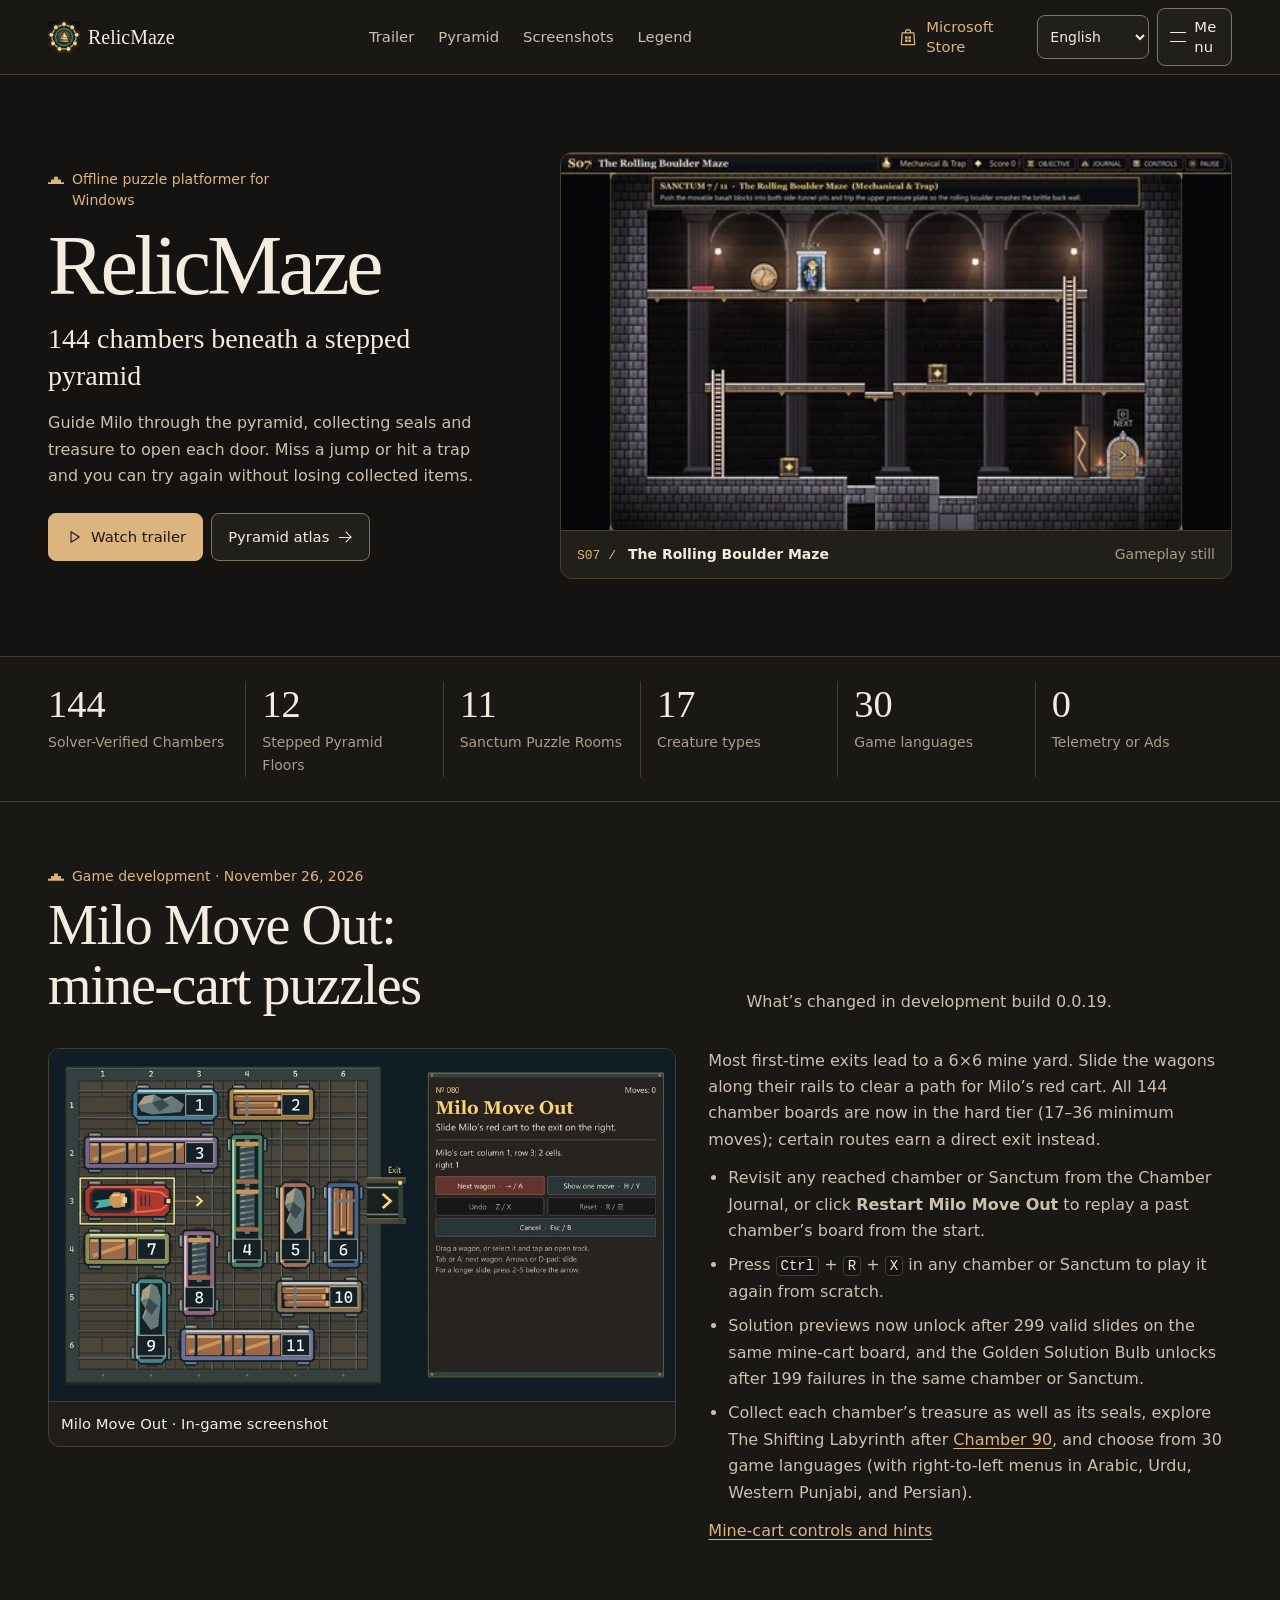
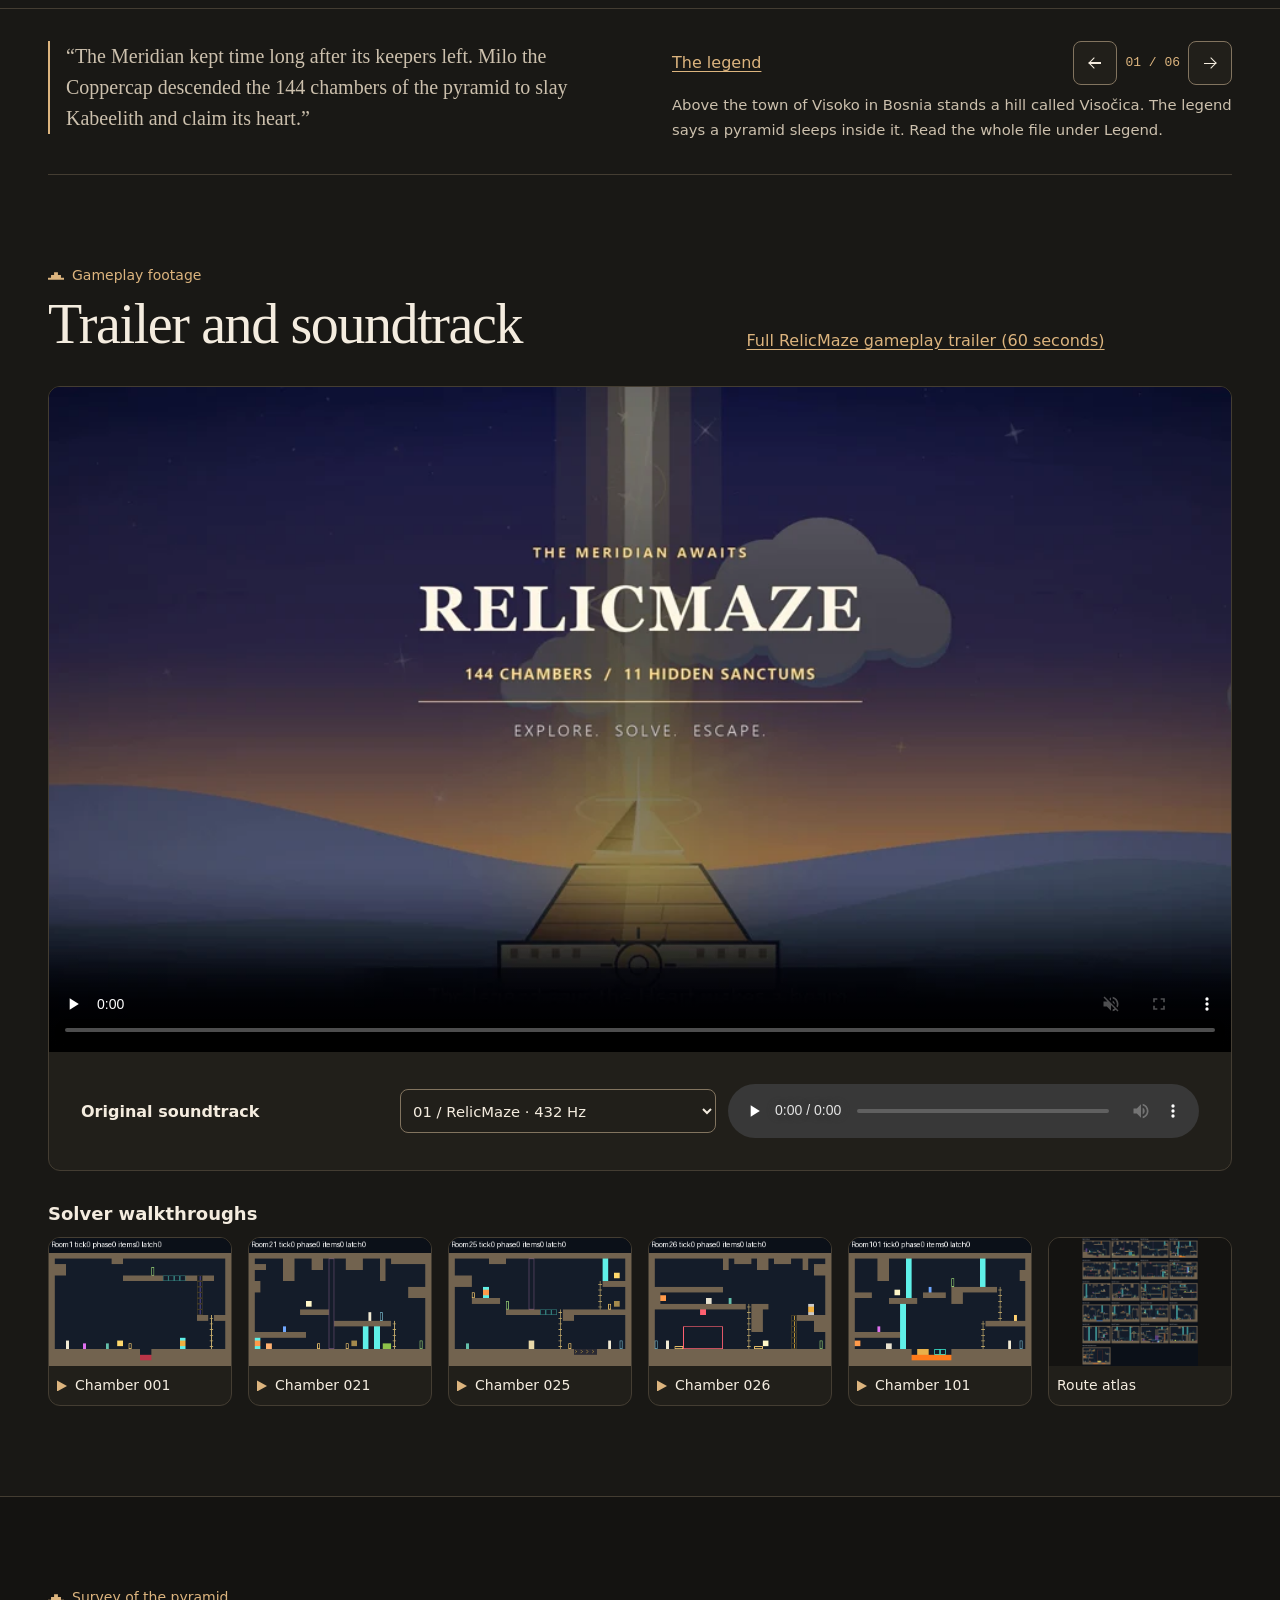
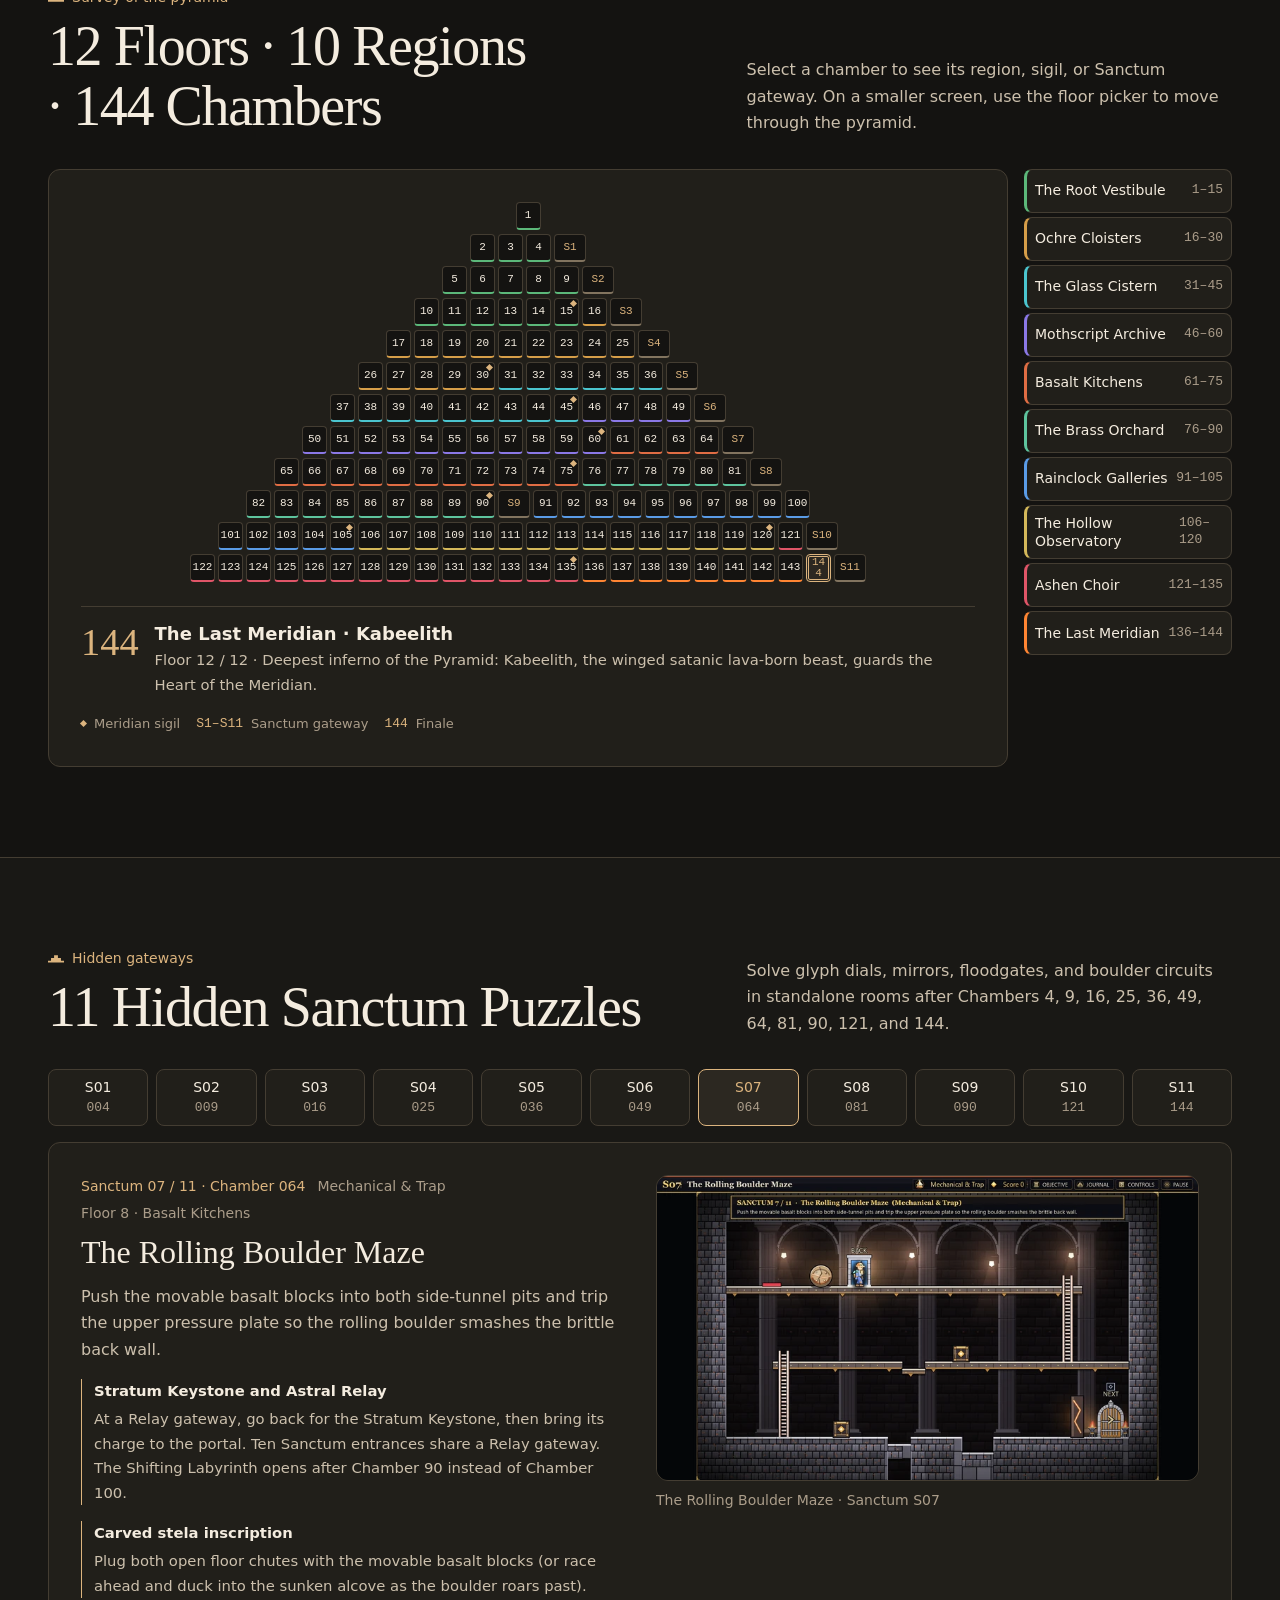
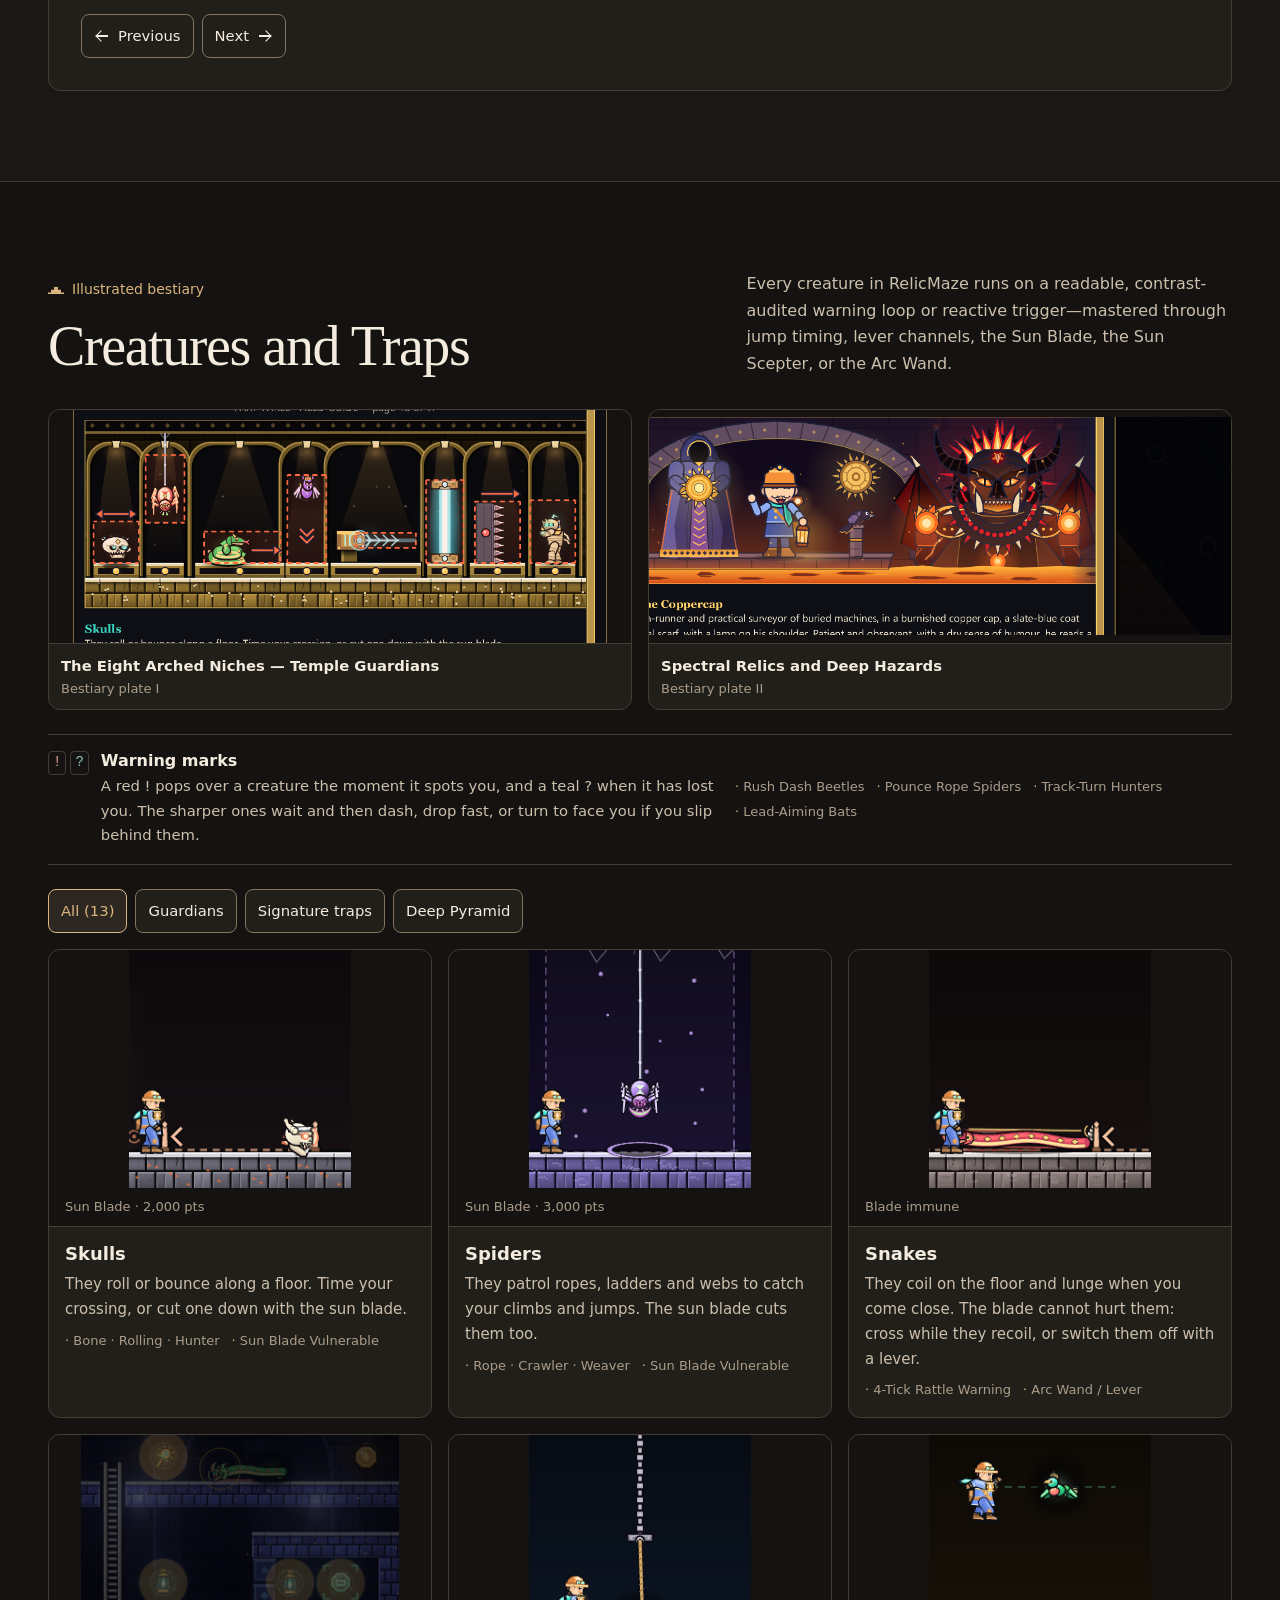
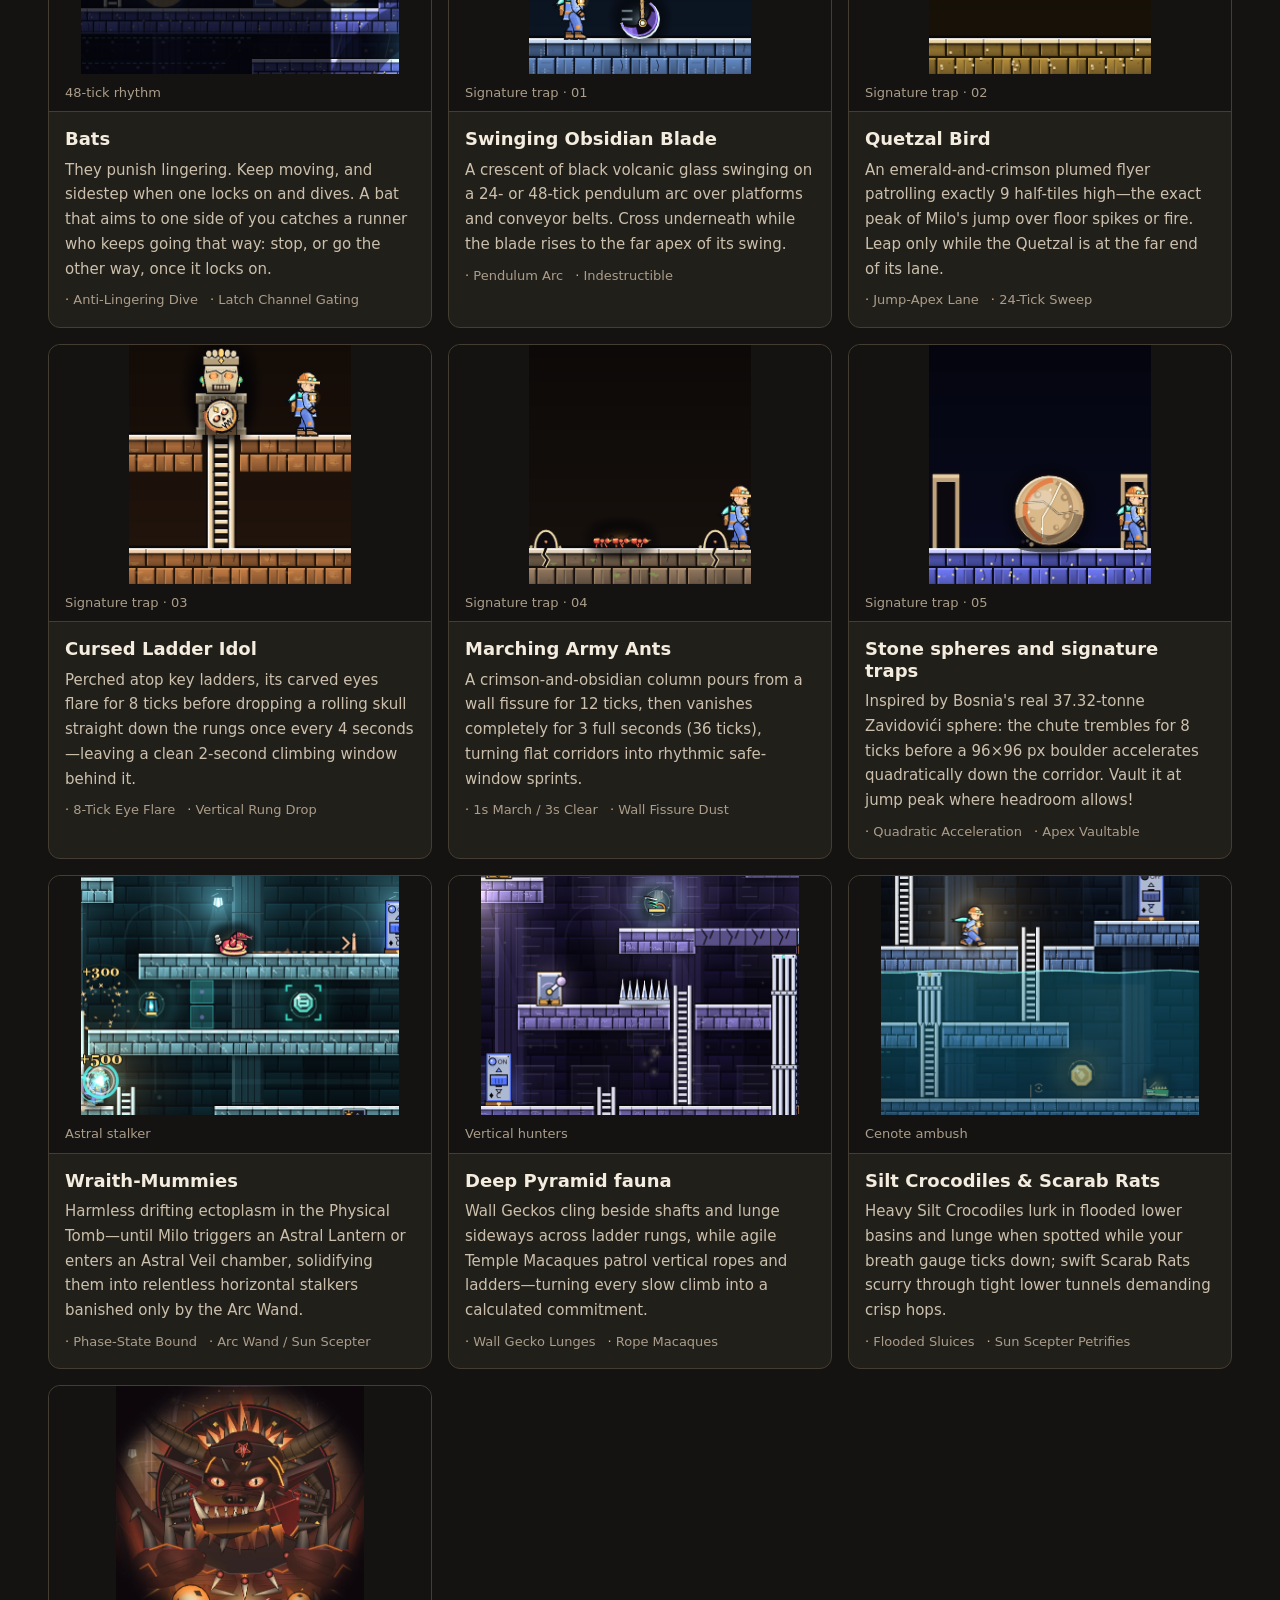
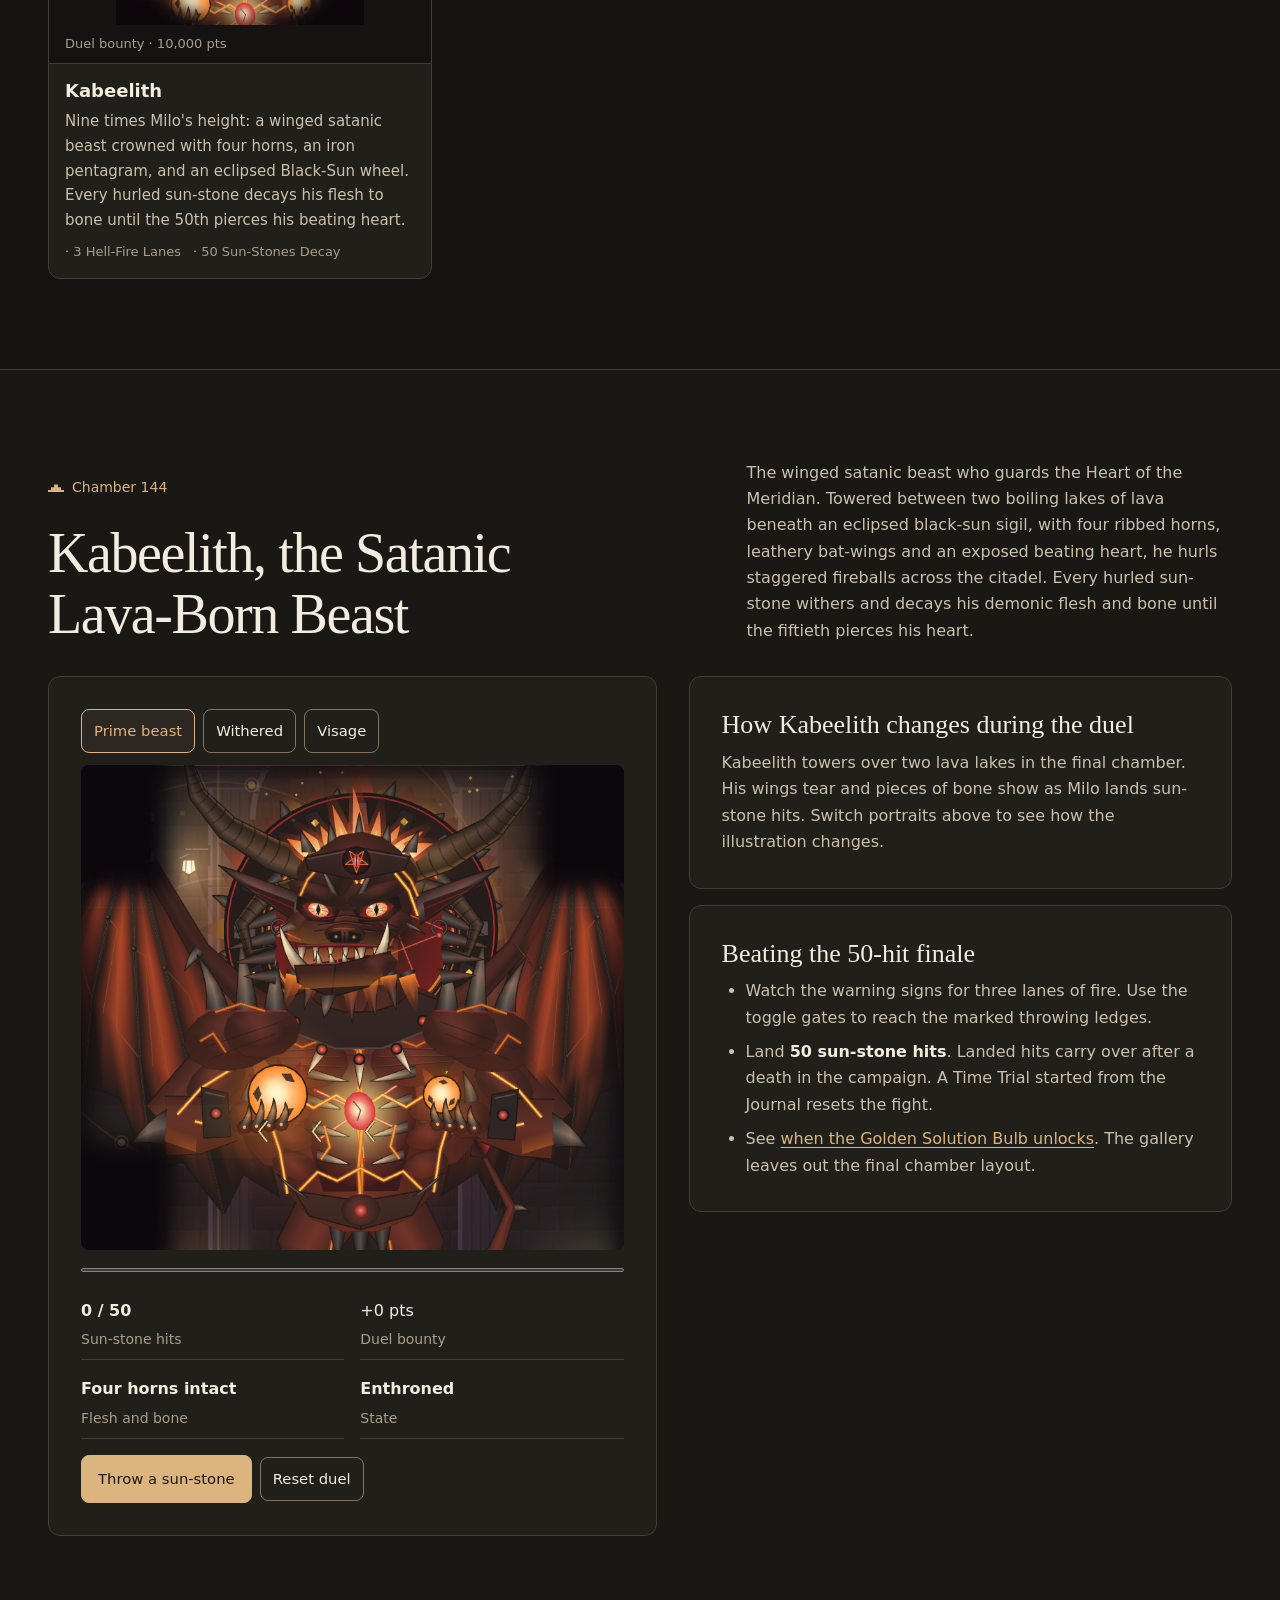
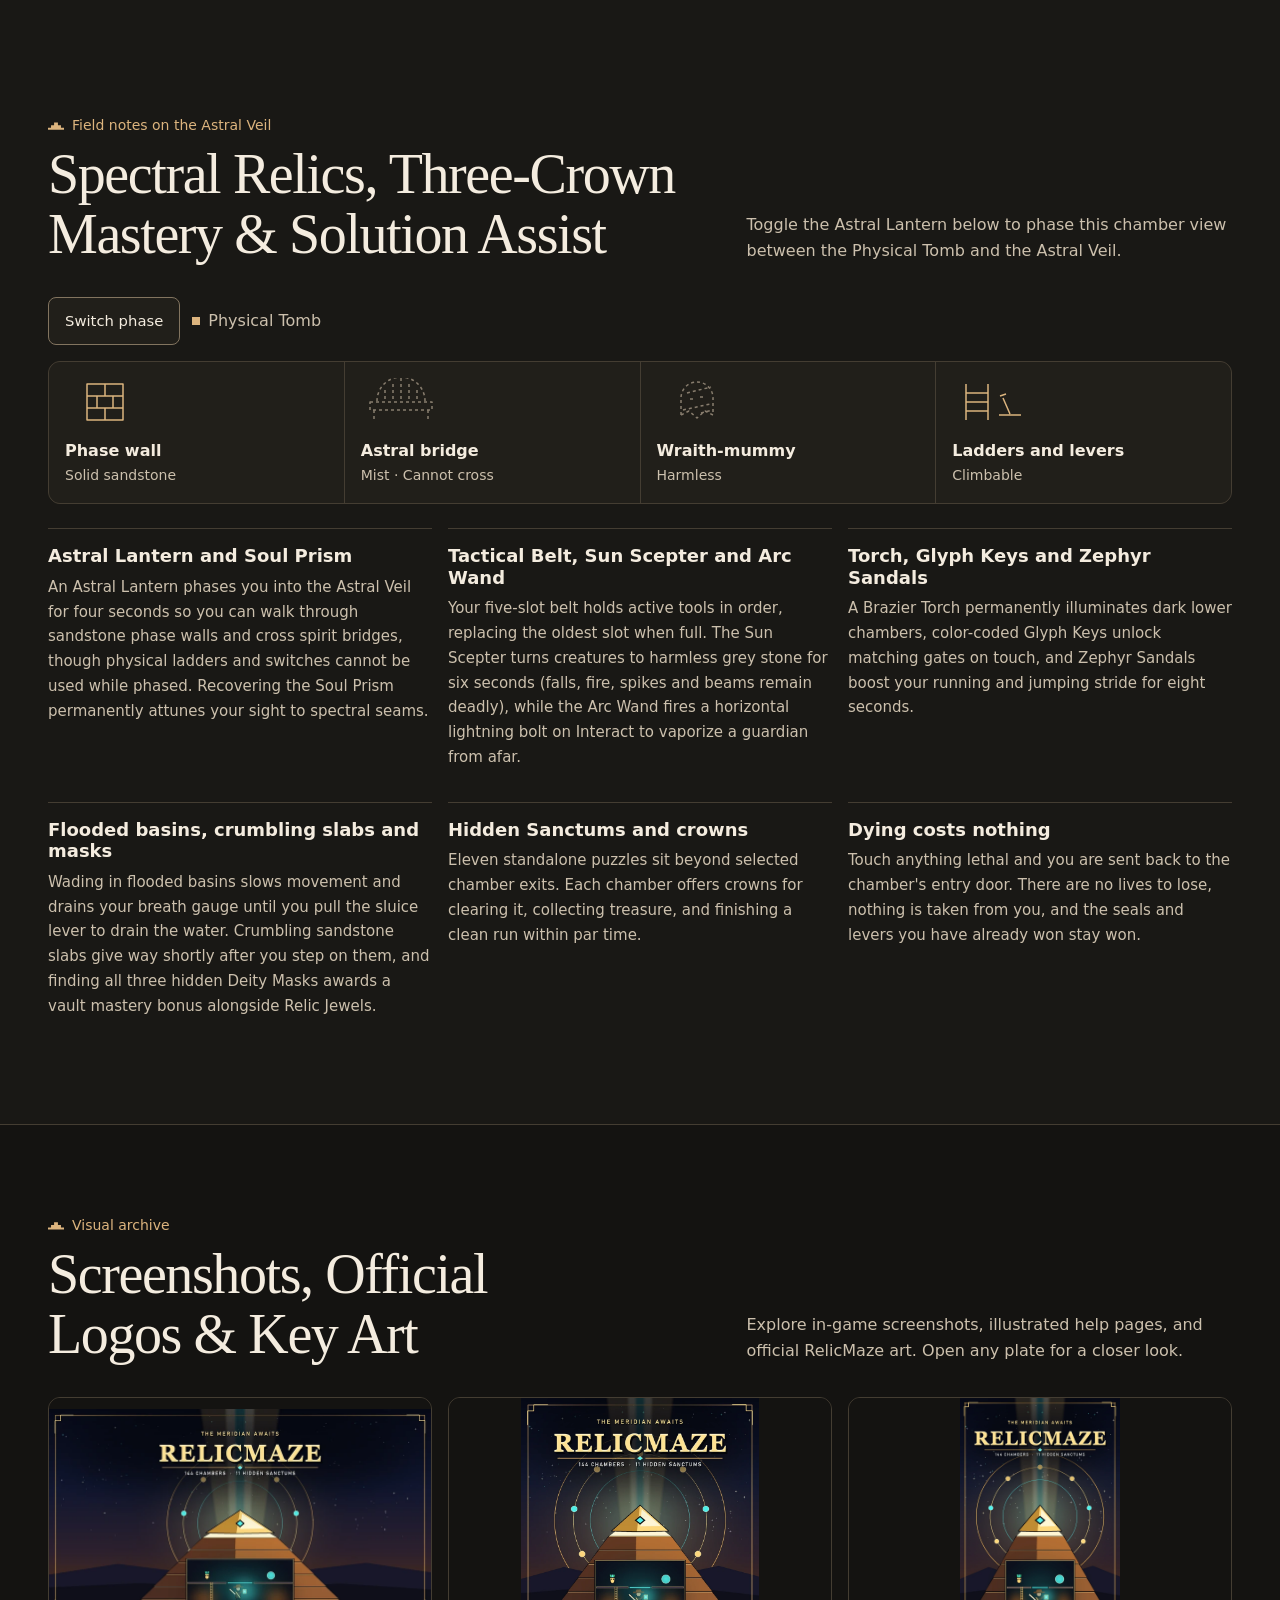
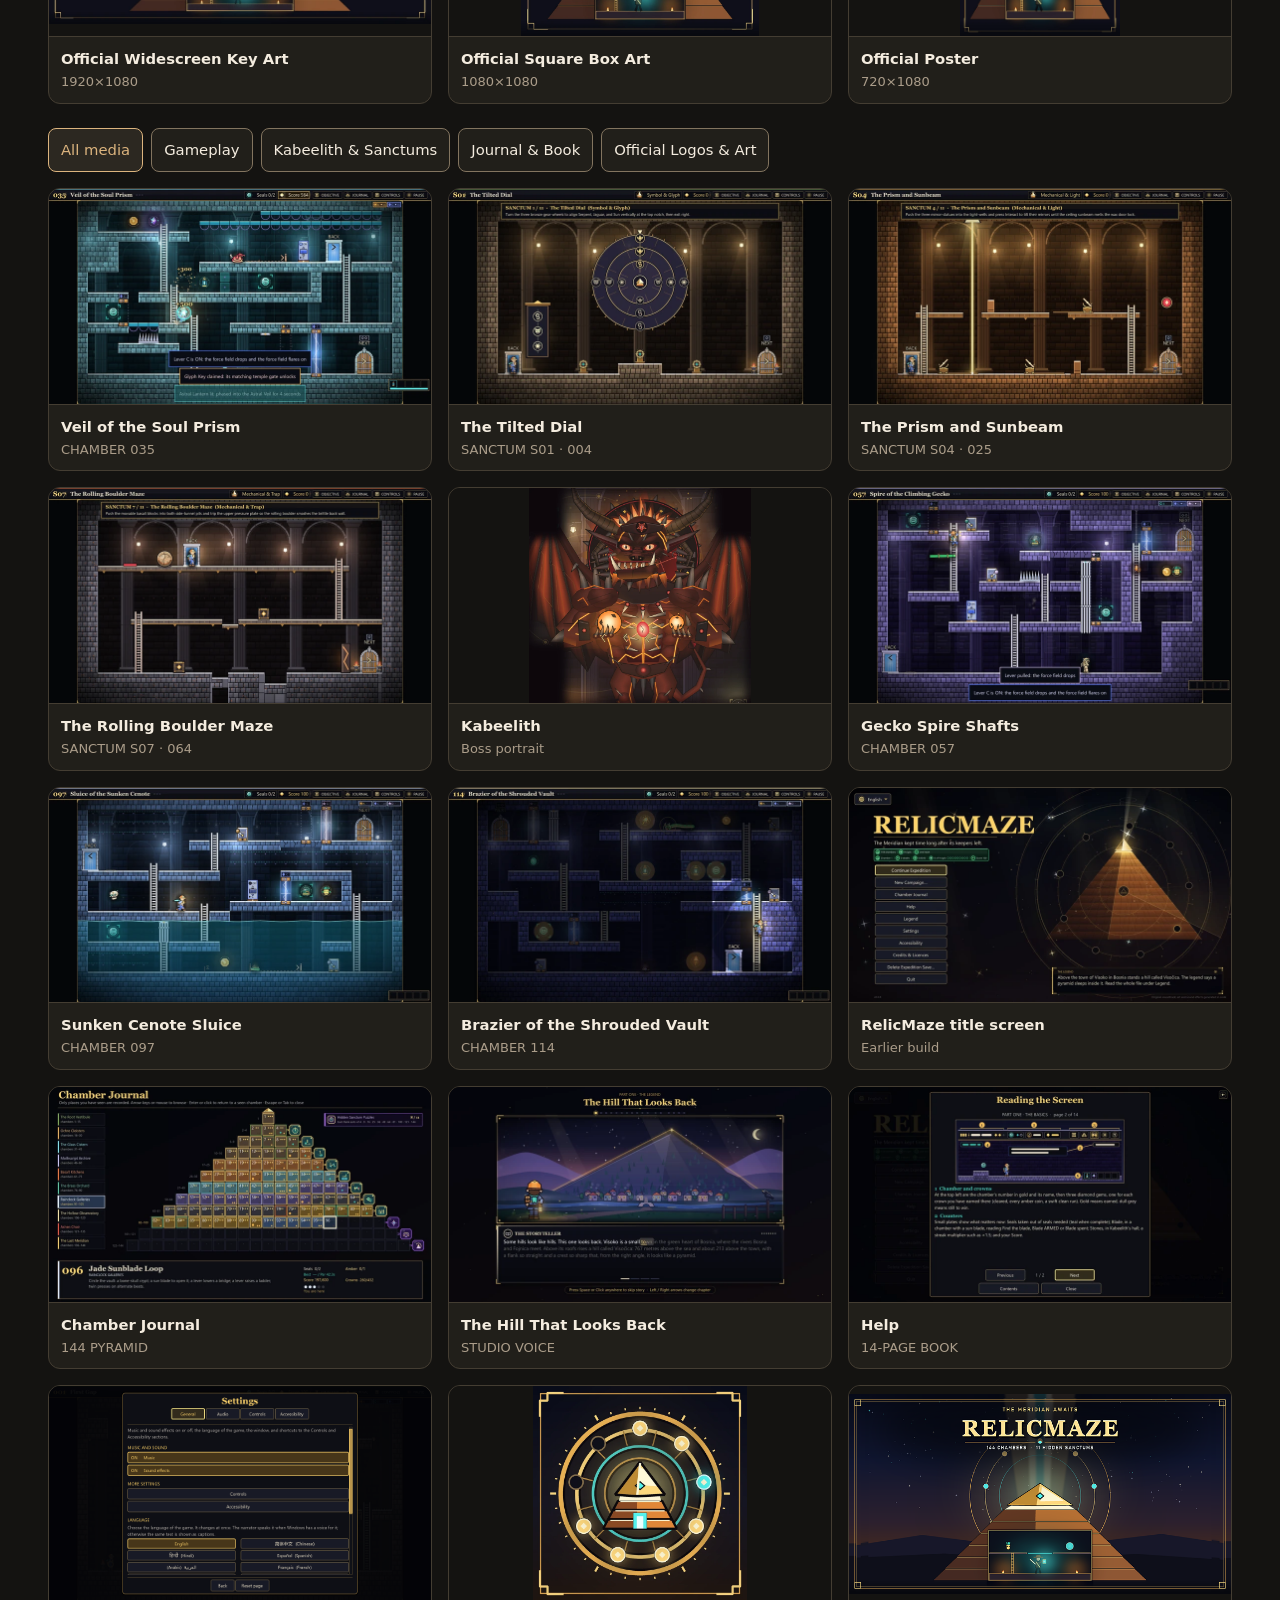
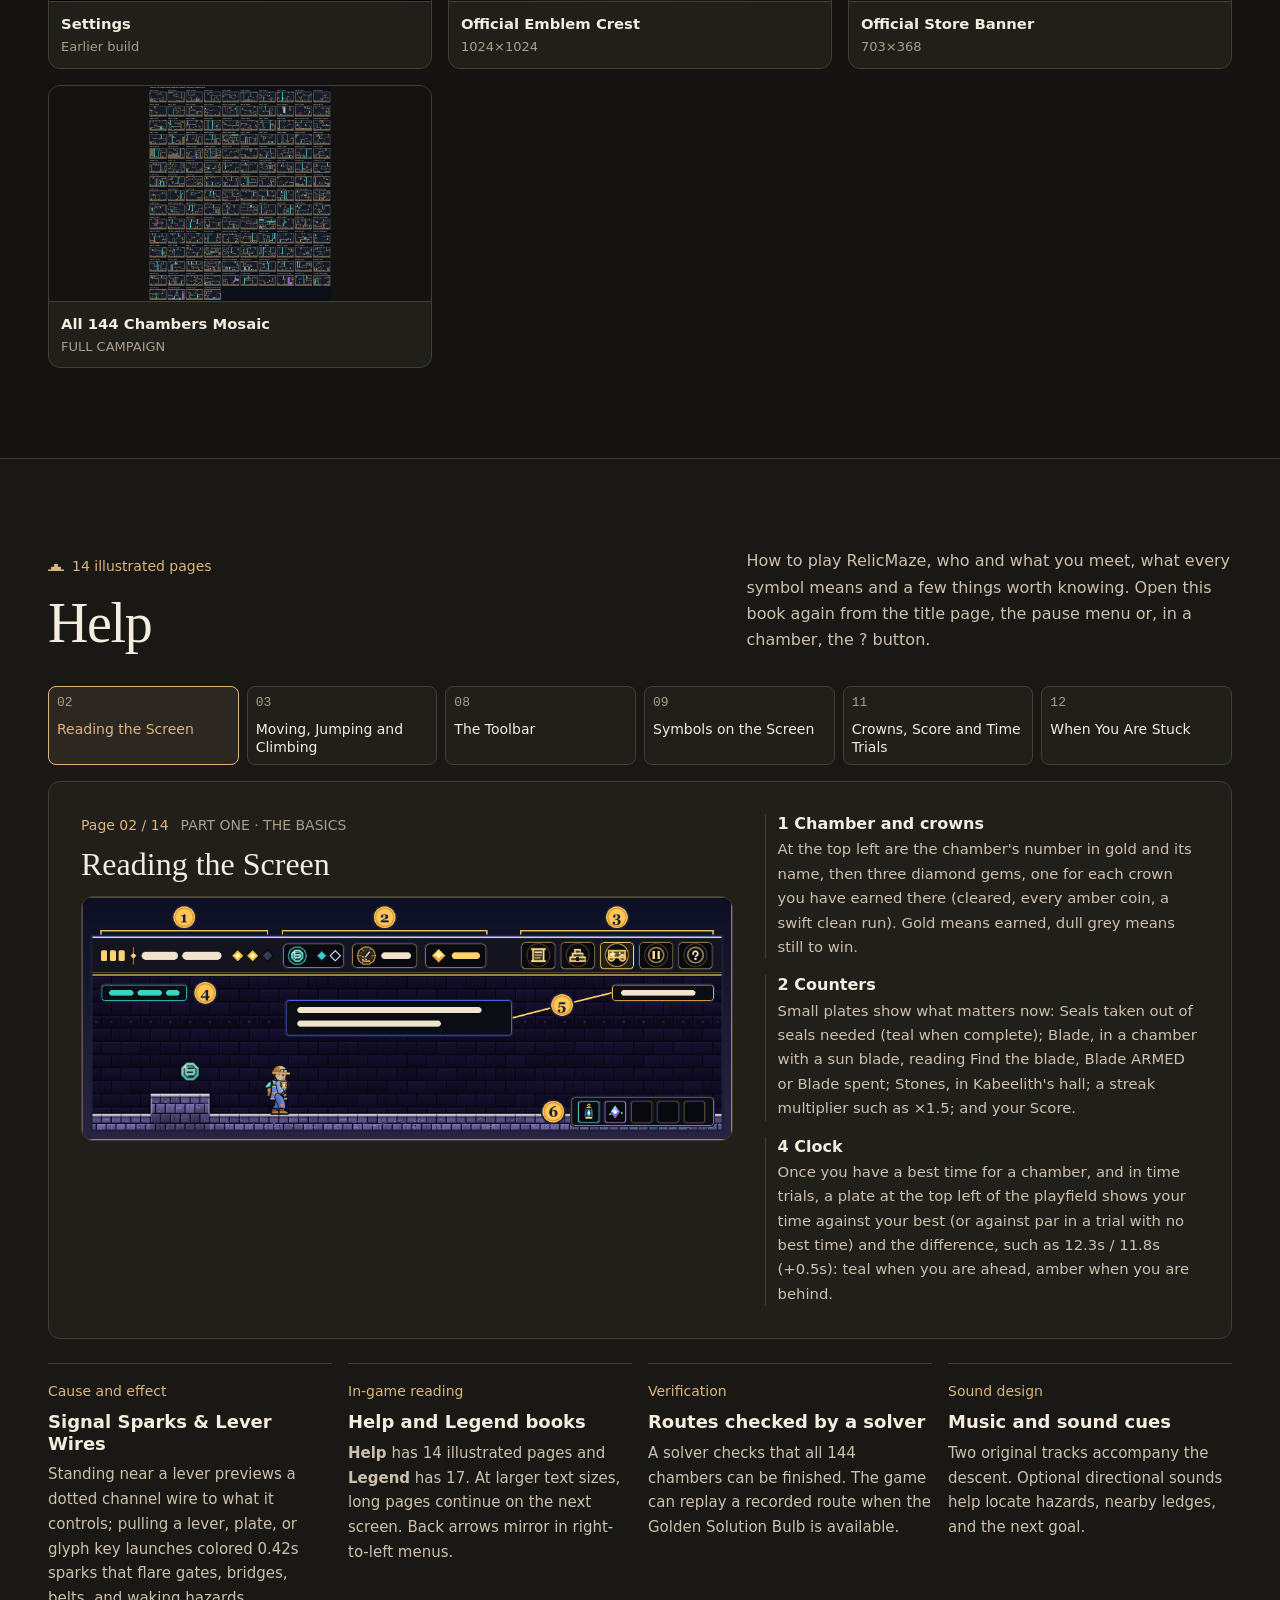
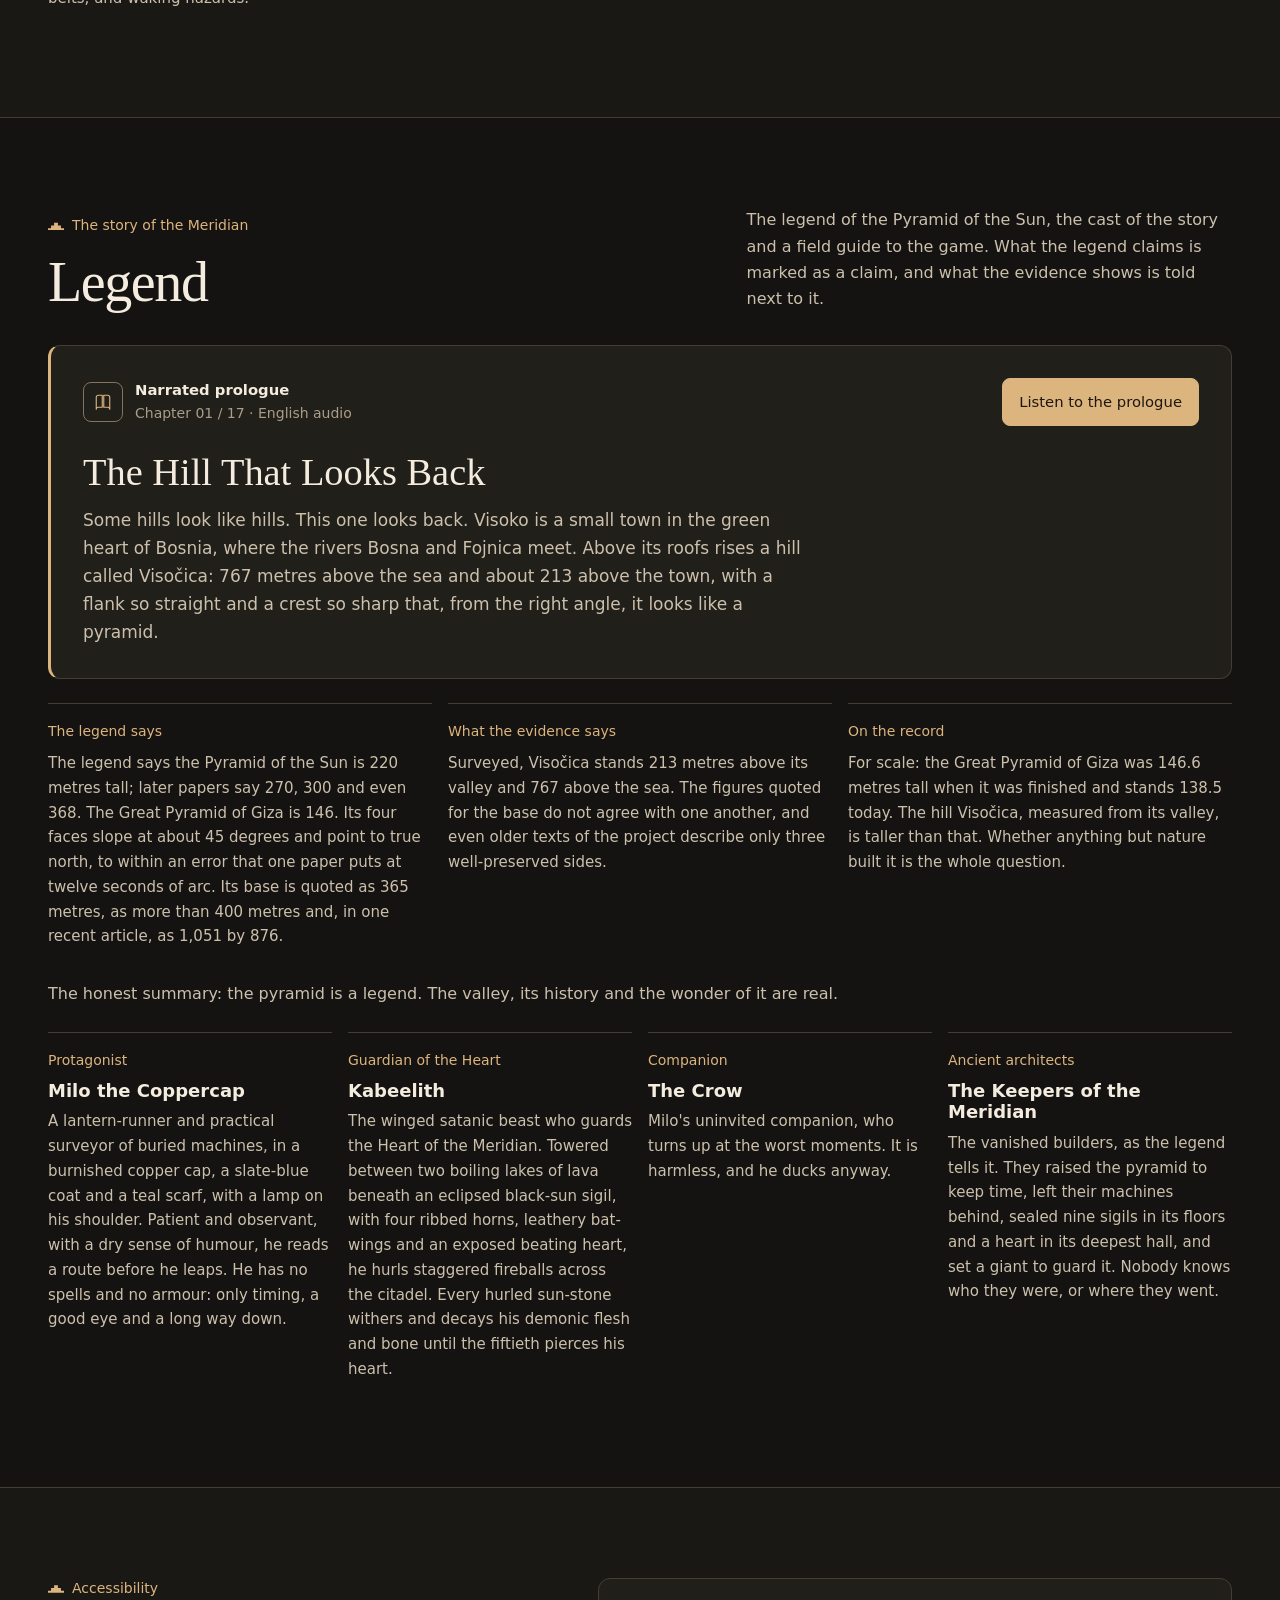
<file: index.html>
<!DOCTYPE html>
<html lang="en" dir="ltr">
<head>
  <meta charset="utf-8">
  <meta name="viewport" content="width=device-width, initial-scale=1">
  <title>RelicMaze | Offline Puzzle Platformer for Windows</title>
  <meta name="description" content="Guide Milo through 144 chambers and 11 Hidden Sanctums in RelicMaze, an offline puzzle platformer for Windows. Watch gameplay and browse the pyramid atlas.">
  <meta name="robots" content="index, follow, max-image-preview:large, max-snippet:-1, max-video-preview:-1">
  <meta name="author" content="bulentozkir">
  <meta name="application-name" content="RelicMaze">
  <meta name="theme-color" content="#191815">
  <meta name="color-scheme" content="dark">
  <link rel="canonical" href="https://bulentozkir.github.io/relicmaze-site/">
  <meta property="og:locale" content="en_US">
  <meta property="og:title" content="RelicMaze | Offline Puzzle Platformer for Windows">
  <meta property="og:description" content="Guide Milo through 144 chambers and 11 Hidden Sanctums in RelicMaze, an offline puzzle platformer for Windows. Watch gameplay and browse the pyramid atlas.">
  <meta property="og:type" content="website">
  <meta property="og:site_name" content="RelicMaze">
  <meta property="og:url" content="https://bulentozkir.github.io/relicmaze-site/">
  <meta property="og:image" content="https://bulentozkir.github.io/relicmaze-site/assets/logos/RelicMaze-Logo-1920x1080.png">
  <meta property="og:image:type" content="image/png">
  <meta property="og:image:width" content="1920">
  <meta property="og:image:height" content="1080">
  <meta property="og:image:alt" content="RelicMaze key art for the 144-chamber puzzle platformer for Windows">
  <meta name="twitter:card" content="summary_large_image">
  <meta name="twitter:title" content="RelicMaze | Offline Puzzle Platformer for Windows">
  <meta name="twitter:description" content="Guide Milo through 144 chambers and 11 Hidden Sanctums in RelicMaze, an offline puzzle platformer for Windows. Watch gameplay and browse the pyramid atlas.">
  <meta name="twitter:image" content="https://bulentozkir.github.io/relicmaze-site/assets/logos/RelicMaze-Logo-1920x1080.png">
  <meta name="twitter:image:alt" content="RelicMaze key art for the 144-chamber puzzle platformer for Windows">
  <script type="application/ld+json">
  {
    "@context": "https://schema.org",
    "@graph": [
      {
        "@type": "Person",
        "@id": "https://bulentozkir.github.io/relicmaze-site/#author",
        "name": "bulentozkir",
        "url": "https://github.com/bulentozkir"
      },
      {
        "@type": "WebSite",
        "@id": "https://bulentozkir.github.io/relicmaze-site/#website",
        "url": "https://bulentozkir.github.io/relicmaze-site/",
        "name": "RelicMaze",
        "description": "Official showcase for RelicMaze, a 144-chamber temple puzzle platformer for Windows.",
        "inLanguage": "en",
        "publisher": {
          "@id": "https://bulentozkir.github.io/relicmaze-site/#author"
        },
        "about": {
          "@id": "https://bulentozkir.github.io/relicmaze-site/#game"
        }
      },
      {
        "@type": "WebPage",
        "@id": "https://bulentozkir.github.io/relicmaze-site/#webpage",
        "url": "https://bulentozkir.github.io/relicmaze-site/",
        "name": "RelicMaze | Offline Puzzle Platformer for Windows",
        "description": "Guide Milo through 144 chambers and 11 Hidden Sanctums in RelicMaze, an offline puzzle platformer for Windows. Watch gameplay and browse the pyramid atlas.",
        "inLanguage": "en",
        "dateModified": "2026-11-26",
        "isPartOf": {
          "@id": "https://bulentozkir.github.io/relicmaze-site/#website"
        },
        "mainEntity": {
          "@id": "https://bulentozkir.github.io/relicmaze-site/#game"
        },
        "primaryImageOfPage": {
          "@type": "ImageObject",
          "url": "https://bulentozkir.github.io/relicmaze-site/assets/screenshots/sanctum-07-1440.webp",
          "width": 1440,
          "height": 810
        }
      },
      {
        "@type": "VideoGame",
        "@id": "https://bulentozkir.github.io/relicmaze-site/#game",
        "name": "RelicMaze",
        "alternateName": "RelicMaze — The Meridian Works",
        "url": "https://bulentozkir.github.io/relicmaze-site/",
        "description": "An offline, single-player puzzle platformer for Windows 10 and 11, with 144 chambers, 11 Hidden Sanctums, nine Meridian sigils, and mine-cart puzzles.",
        "trailer": {
          "@id": "https://bulentozkir.github.io/relicmaze-site/trailer.html#video"
        },
        "applicationCategory": "GameApplication",
        "applicationSubCategory": "Puzzle Platformer",
        "operatingSystem": "Windows 10, Windows 11",
        "processorRequirements": "x64 or ARM64",
        "genre": [
          "Puzzle",
          "Platformer",
          "Action-Adventure"
        ],
        "gamePlatform": [
          "Windows 10",
          "Windows 11",
          "PC"
        ],
        "playMode": "https://schema.org/SinglePlayer",
        "numberOfPlayers": {
          "@type": "QuantitativeValue",
          "value": 1
        },
        "inLanguage": [
          "en",
          "zh",
          "hi",
          "es",
          "ar",
          "fr",
          "bn",
          "pt",
          "id",
          "ur",
          "ru",
          "de",
          "ja",
          "pcm",
          "mr",
          "vi",
          "te",
          "sw",
          "ha",
          "tr",
          "pnb",
          "tl",
          "ta",
          "yue",
          "wuu",
          "fa",
          "ko",
          "am",
          "th",
          "jv"
        ],
        "author": {
          "@id": "https://bulentozkir.github.io/relicmaze-site/#author"
        },
        "publisher": {
          "@id": "https://bulentozkir.github.io/relicmaze-site/#author"
        },
        "image": [
          {
            "@type": "ImageObject",
            "url": "https://bulentozkir.github.io/relicmaze-site/assets/logos/RelicMaze-Logo-1920x1080.png",
            "width": 1920,
            "height": 1080
          },
          {
            "@type": "ImageObject",
            "url": "https://bulentozkir.github.io/relicmaze-site/assets/logos/RelicMaze-BoxArt-1080x1080.png",
            "width": 1080,
            "height": 1080
          },
          {
            "@type": "ImageObject",
            "url": "https://bulentozkir.github.io/relicmaze-site/assets/logos/RelicMaze-Poster-720x1080.png",
            "width": 720,
            "height": 1080
          }
        ],
        "screenshot": [
          "https://bulentozkir.github.io/relicmaze-site/assets/screenshots/01-Gameplay-Astral-Veil-Chamber.png",
          "https://bulentozkir.github.io/relicmaze-site/assets/screenshots/02-Gameplay-Gecko-Spire-Shafts.png",
          "https://bulentozkir.github.io/relicmaze-site/assets/screenshots/03-Gameplay-Sunken-Cenote-Sluice.png",
          "https://bulentozkir.github.io/relicmaze-site/assets/screenshots/05-Gameplay-Hidden-Sanctum-Puzzle.png",
          "https://bulentozkir.github.io/relicmaze-site/assets/screenshots/10-Journal-Page.png"
        ],
        "featureList": [
          "144 solver-verified chambers across a 12-floor stepped pyramid",
          "11 Hidden Sanctum puzzle rooms",
          "Milo Move Out: 144 sliding mine-cart puzzles, one per chamber",
          "100% offline single-player with zero telemetry or ads",
          "Clear View high-contrast accessibility, spoken narration, and 250% UI scaling",
          "30 game languages, with right-to-left menus in Arabic, Urdu, Western Punjabi and Persian"
        ]
      }
    ]
  }
  </script>
  <link rel="icon" type="image/png" sizes="128x128" href="assets/logos/RelicMaze-Logo-128x128.png">
  <link rel="apple-touch-icon" sizes="150x150" href="assets/logos/RelicMaze-Logo-150x150.png">
  <link rel="manifest" href="site.webmanifest">
  <link rel="stylesheet" href="assets/css/styles.css?v=17">
</head>
<body data-page="home">
  <a href="#main-content" class="skip-link">Skip to main content</a>
  <header class="top-toolbar" role="banner">
    <div class="toolbar-inner">
      <a href="./" class="brand-link" aria-label="RelicMaze Home">
        <img src="assets/logos/RelicMaze-Logo-44x44.png" alt="" class="brand-crest" width="32" height="32">
        <span>RelicMaze</span>
      </a>

      <nav class="toolbar-sections" aria-label="Highlights">
        <a href="trailer.html" class="section-link" hreflang="en" data-i18n="nav_trailer">Trailer</a>
        <a href="#pyramid" class="section-link" data-i18n="nav_pyramid">Pyramid</a>
        <a href="#gallery" class="section-link" data-i18n="nav_gallery">Screenshots</a>
        <a href="#legend" class="section-link" data-i18n="nav_legend">Legend</a>
      </nav>

      <div class="toolbar-actions">
        <a href="#get-relicmaze" class="section-link toolbar-store"><span class="toolbar-store-label" data-i18n="msstore_label">Microsoft Store</span></a>
        <label class="language-picker" hidden>
          <span class="sr-only" data-i18n="btn_lang">Language</span>
          <select id="site-language"><option value="en">English</option></select>
        </label>
        <details class="site-menu">
          <summary class="hud-btn"><span class="menu-icon" aria-hidden="true"></span><span data-i18n="site_menu">Menu</span></summary>
          <nav class="menu-panel" aria-label="Site index">
            <a href="trailer.html" hreflang="en" data-i18n="nav_trailer">Trailer</a>
            <a href="#pyramid" data-i18n="nav_pyramid">Pyramid</a>
            <a href="#puzzles" data-i18n="nav_puzzles">Puzzle rooms</a>
            <a href="#enemies" data-i18n="nav_enemies">Enemies</a>
            <a href="#finale" data-i18n="nav_kabeelith">Kabeelith</a>
            <a href="#relics" data-i18n="nav_relics">Relics</a>
            <a href="#gallery" data-i18n="nav_gallery">Screenshots</a>
            <a href="#help" data-i18n="nav_help">Help</a>
            <a href="#legend" data-i18n="nav_legend">Legend</a>
            <a href="#accessibility" data-i18n="accessibility">Accessibility</a>
            <a href="#game-update" lang="en">Game update</a>
            <a href="support.html" data-i18n="btn_support">Support</a>
            <a href="privacy.html" data-i18n="btn_privacy">Privacy</a>
            <a href="copyright.html" data-i18n="btn_copyright">Copyright</a>
            <a href="#get-relicmaze" data-i18n="msstore_label">Microsoft Store</a>
            <button type="button" id="toolbar-music-btn" class="hud-btn" aria-pressed="false" data-i18n="music">Music</button>
          </nav>
        </details>
      </div>
    </div>
  </header>

  <main id="main-content">
    <section class="hero">
      <div class="container hero-grid">
        <div class="hero-copy">
          <p class="eyebrow" data-i18n="hero_platform">Offline puzzle platformer for Windows</p>
          <h1 class="hero-title">RelicMaze</h1>
          <p class="hero-kicker" data-i18n="hero_tagline">144 chambers beneath a stepped pyramid</p>
          <p class="hero-lead" data-i18n="intro_rules">
            Guide Milo through the pyramid, collecting seals and treasure to open each door. Miss a jump or hit a trap and you can try again without losing collected items.
          </p>
          <div class="cta-row">
            <a href="trailer.html" class="btn-primary" hreflang="en">
              <svg class="icon" viewBox="0 0 24 24" aria-hidden="true"><path d="M8 5l11 7-11 7z"/></svg>
              <span data-i18n="watch_trailer">Watch trailer</span>
            </a>
            <a href="#pyramid" class="btn-secondary">
              <span data-i18n="hero_explore">Pyramid atlas</span>
              <span class="arrow arrow-next" aria-hidden="true"></span>
            </a>
          </div>
        </div>

        <figure class="hero-plate">
          <img src="assets/screenshots/sanctum-07-768.webp"
            srcset="assets/screenshots/sanctum-07-480.webp 480w, assets/screenshots/sanctum-07-768.webp 768w, assets/screenshots/sanctum-07-1440.webp 1440w"
            sizes="(max-width: 400px) calc(100vw - 32px), (max-width: 760px) 92vw, (max-width: 1344px) 53vw, 706px"
            alt="Milo stands by a boulder in a torchlit Sanctum with stone platforms, ladders, and a sealed door"
            width="768" height="432" fetchpriority="high">
          <figcaption>
            <bdi class="plate-index">S07 /</bdi>
            <strong>The Rolling Boulder Maze</strong>
            <span class="plate-kind" data-i18n="gameplay_still">Gameplay still</span>
          </figcaption>
        </figure>
      </div>
    </section>

    <section class="stats-ribbon" aria-label="Game specifications">
      <div class="container stats-grid">
        <div class="stat-card">
          <div class="stat-num">144</div>
          <div class="stat-label" data-i18n="stat_chambers">Solver-Verified Chambers</div>
        </div>
        <div class="stat-card">
          <div class="stat-num">12</div>
          <div class="stat-label" data-i18n="stat_floors">Stepped Pyramid Floors</div>
        </div>
        <div class="stat-card">
          <div class="stat-num">11</div>
          <div class="stat-label" data-i18n="stat_sanctums">Hidden Sanctum Puzzles</div>
        </div>
        <div class="stat-card">
          <div class="stat-num">17</div>
          <div class="stat-label" data-i18n="stat_creatures">Creature types</div>
        </div>
        <div class="stat-card">
          <div class="stat-num">30</div>
          <div class="stat-label" data-i18n="stat_languages">Game languages</div>
        </div>
        <div class="stat-card">
          <div class="stat-num">0</div>
          <div class="stat-label" data-i18n="stat_telemetry">Telemetry or Ads</div>
        </div>
      </div>
    </section>

    <section class="section update-section" id="game-update" aria-labelledby="update-title">
      <div class="container">
        <div class="section-header" lang="en" dir="ltr">
          <p class="eyebrow"><span>Game development · <time datetime="2026-11-26">November 26, 2026</time></span></p>
          <h2 class="section-title" id="update-title">Milo Move Out: mine-cart puzzles</h2>
          <p class="section-sub">What’s changed in development build 0.0.19.</p>
        </div>
        <div class="update-grid">
          <figure class="update-plate">
            <img src="assets/screenshots/milo-move-out.webp" width="960" height="540" loading="lazy" decoding="async"
              alt="Milo’s red mine cart and the wagons blocking its route across a six-by-six rail yard">
            <figcaption class="gallery-caption" lang="en" dir="ltr">Milo Move Out · In-game screenshot</figcaption>
          </figure>
          <div class="update-copy" lang="en" dir="ltr">
            <p>Most first-time exits lead to a 6×6 mine yard. Slide the wagons along their rails to clear a path for Milo’s red cart. All 144 chamber boards are now in the hard tier (17–36 minimum moves); certain routes earn a direct exit instead.</p>
            <ul>
              <li>Revisit any reached chamber or Sanctum from the Chamber Journal, or click <strong>Restart Milo Move Out</strong> to replay a past chamber’s board from the start.</li>
              <li>Press <kbd>Ctrl</kbd> + <kbd>R</kbd> + <kbd>X</kbd> in any chamber or Sanctum to play it again from scratch.</li>
              <li>Solution previews now unlock after 299 valid slides on the same mine-cart board, and the Golden Solution Bulb unlocks after 199 failures in the same chamber or Sanctum.</li>
              <li>Collect each chamber’s treasure as well as its seals, explore The Shifting Labyrinth after <a href="#puzzles">Chamber 90</a>, and choose from 30 game languages (with right-to-left menus in Arabic, Urdu, Western Punjabi, and Persian).</li>
            </ul>
            <a href="support.html#mine-cart-help">Mine-cart controls and hints</a>
          </div>
        </div>
      </div>
    </section>

    <aside class="field-note container" aria-labelledby="field-note-title">
      <blockquote class="hero-quote" data-i18n="opening_quote">
        “The Meridian kept time long after its keepers left. Milo the Coppercap descended the 144 chambers of the pyramid to slay Kabeelith and claim its heart.”
      </blockquote>
      <div class="legend-ticker">
        <div class="legend-ticker-head">
          <a href="#legend" id="field-note-title" data-i18n="the_legend">The legend</a>
          <div class="legend-controls" hidden>
            <button type="button" class="hud-btn icon-btn" id="lore-prev" aria-labelledby="lore-prev-label">
              <span class="arrow arrow-prev" aria-hidden="true"></span>
              <span class="sr-only" id="lore-prev-label" data-i18n="previous">Previous</span>
            </button>
            <bdi id="lore-index" class="plate-index">01 / 06</bdi>
            <button type="button" class="hud-btn icon-btn" id="lore-next" aria-labelledby="lore-next-label">
              <span class="arrow arrow-next" aria-hidden="true"></span>
              <span class="sr-only" id="lore-next-label" data-i18n="next">Next</span>
            </button>
          </div>
        </div>
        <p class="legend-ticker-line" id="legend-ticker-line" aria-live="polite" data-i18n="lore_0">
          Above the town of Visoko in Bosnia stands a hill called Visočica. The legend says a pyramid sleeps inside it. Read the whole file under Legend.
        </p>
      </div>
    </aside>

    <section id="trailer" class="section">
      <div class="container">
        <div class="section-header">
          <p class="eyebrow" data-i18n="gameplay_label">Gameplay footage</p>
          <h2 class="section-title" data-i18n="trailer_title">Trailer and soundtrack</h2>
          <p class="section-sub"><a href="trailer.html" lang="en" hreflang="en">Full RelicMaze gameplay trailer (60 seconds)</a></p>
        </div>

        <div class="temple-frame trailer-stage">
          <video id="trailer-video" class="trailer-video" controls playsinline preload="none" muted
            poster="assets/media/trailer-poster.webp" width="960" height="540" aria-label="RelicMaze gameplay trailer">
            <source src="assets/media/trailer.mp4" type="video/mp4">
            <a href="assets/media/trailer.mp4" data-i18n="watch_trailer">Watch trailer</a>
          </video>
          <p class="media-error" id="trailer-error" role="status" hidden>Could not play the trailer. <a href="trailer.html">Open the gameplay trailer page</a>.</p>
          <div class="audio-deck">
            <div class="audio-deck-heading">
              <h3 data-i18n="soundtrack_label">Original soundtrack</h3>
            </div>
            <div class="audio-deck-controls">
              <label class="track-picker">
                <span class="sr-only" data-i18n="soundtrack_label">Original soundtrack</span>
                <select id="audio-track">
                  <option value="0">01 / RelicMaze · 432 Hz</option>
                  <option value="1">02 / RelicMaze Phrygian · 432 Hz</option>
                </select>
              </label>
              <audio id="rm-audio" class="audio-player" controls src="assets/media/relicmaze.mp3?v=8" preload="none" aria-label="RelicMaze soundtrack"></audio>
            </div>
            <p class="media-error" id="soundtrack-error" role="status" hidden>Could not play the selected soundtrack.</p>
          </div>
        </div>

        <div class="walkthrough-strip">
          <h3 data-i18n="walkthrough_strip_title">Solver walkthroughs</h3>
          <div class="walkthrough-grid" data-viewer-group>
            <a class="walkthrough-card" href="assets/previews/room1-reference-walkthrough.mp4" data-lightbox-video data-lightbox-title="Chamber 001 — Reference solver walkthrough">
              <img src="assets/previews/room1-reference-walkthrough.webp" alt="" width="256" height="181" loading="lazy" decoding="async">
              <span class="walkthrough-label">Chamber 001</span>
            </a>
            <a class="walkthrough-card" href="assets/previews/room21-reference-walkthrough.mp4" data-lightbox-video data-lightbox-title="Chamber 021 — Ochre Cloisters">
              <img src="assets/previews/room21-reference-walkthrough.webp" alt="" width="256" height="181" loading="lazy" decoding="async">
              <span class="walkthrough-label">Chamber 021</span>
            </a>
            <a class="walkthrough-card" href="assets/previews/room25-reference-walkthrough.mp4" data-lightbox-video data-lightbox-title="Chamber 025 — Gateway to Sanctum S4">
              <img src="assets/previews/room25-reference-walkthrough.webp" alt="" width="256" height="181" loading="lazy" decoding="async">
              <span class="walkthrough-label">Chamber 025</span>
            </a>
            <a class="walkthrough-card" href="assets/previews/room26-reference-walkthrough.mp4" data-lightbox-video data-lightbox-title="Chamber 026 — Floor 6 ascent and leading bat">
              <img src="assets/previews/room26-reference-walkthrough.webp" alt="" width="256" height="181" loading="lazy" decoding="async">
              <span class="walkthrough-label">Chamber 026</span>
            </a>
            <a class="walkthrough-card" href="assets/previews/room101-reference-walkthrough.mp4" data-lightbox-video data-lightbox-title="Chamber 101 — Rainclock Galleries">
              <img src="assets/previews/room101-reference-walkthrough.webp" alt="" width="256" height="181" loading="lazy" decoding="async">
              <span class="walkthrough-label">Chamber 101</span>
            </a>
            <a class="walkthrough-card" href="assets/previews/selected-rooms-walkthrough.png" data-lightbox-title="Selected Chambers — Deterministic Route Traces">
              <img src="assets/previews/selected-rooms-walkthrough.png?v=11" alt="Selected rooms solver traces" width="1056" height="1176" loading="lazy" decoding="async">
              <span class="walkthrough-label">Route atlas</span>
            </a>
          </div>
        </div>
      </div>
    </section>

    <!-- ===================================================================
         INTERACTIVE 12-FLOOR STEPPED PYRAMID & 10 REGIONS ATLAS
         =================================================================== -->
    <section id="pyramid" class="section section-alt">
      <div class="container">
        <div class="section-header reveal">
          <p class="eyebrow" data-i18n="pyramid_eyebrow">Survey of the pyramid</p>
          <h2 class="section-title" data-i18n="pyramid_title">12 Floors · 10 Regions · 144 Chambers</h2>
          <p class="section-sub" data-i18n="pyramid_sub">
            Select a chamber to see its region, sigil, or Sanctum gateway. On a smaller screen, use the floor picker to move through the pyramid.
          </p>
        </div>

        <div class="pyramid-explorer">
          <div class="temple-frame pyramid-board">
            <label class="floor-picker" hidden>
              <span data-i18n="atlas_floor">Floor</span>
              <select id="pyramid-floor-select"></select>
            </label>
            <div class="pyramid-rows" id="pyramid-rows"></div>
            <div class="pyramid-inspector">
              <bdi class="inspector-num" id="inspector-num">144</bdi>
              <div class="inspector-body">
                <h3 class="inspector-title" id="inspector-title" aria-live="polite">The Last Meridian</h3>
                <p class="inspector-meta" id="inspector-meta">Floor 12 of 12. Recover all nine Meridian sigils to open the finale.</p>
              </div>
            </div>
            <ul class="pyramid-key">
              <li><span class="sigil-mark" aria-hidden="true"></span> Meridian sigil</li>
              <li><bdi>S1–S11</bdi> Sanctum gateway</li>
              <li><bdi>144</bdi> Finale</li>
            </ul>
          </div>
          <div class="region-list" id="region-list" role="group" aria-label="Pyramid regions"></div>
        </div>
      </div>
    </section>

    <!-- ===================================================================
         11 HIDDEN SANCTUM PUZZLE ROOMS
         =================================================================== -->
    <section id="puzzles" class="section">
      <div class="container">
        <div class="section-header reveal">
          <p class="eyebrow" data-i18n="puzzles_eyebrow">Hidden gateways</p>
          <h2 class="section-title" data-i18n="puzzles_title">11 Hidden Sanctum Puzzles</h2>
          <p class="section-sub" data-i18n="puzzles_sub">
            Solve glyph dials, mirrors, floodgates, and boulder circuits in standalone rooms after Chambers 4, 9, 16, 25, 36, 49, 64, 81, 90, 121, and 144.
          </p>
        </div>

        <div class="sanctums-rail" id="sanctums-rail" role="group" aria-label="11 Sanctum puzzle rooms"></div>

        <div class="temple-frame sanctum-stage">
          <div>
            <div class="sanctum-meta-row">
              <span class="sanctum-badge gold" id="sanctum-badge-code">Sanctum 07 / 11 · Chamber 064</span>
              <span class="sanctum-badge" id="sanctum-badge-arch">Mechanical &amp; Trap</span>
              <span class="sanctum-badge" id="sanctum-badge-region">Floor 8 · Basalt Kitchens</span>
            </div>

            <h3 class="sanctum-stage-title" id="sanctum-stage-title" aria-live="polite">The Rolling Boulder Maze</h3>
            <p class="sanctum-stage-obj" id="sanctum-stage-obj">
              Push the movable basalt blocks into both side-tunnel pits and trip the upper pressure plate so the rolling boulder smashes the brittle back wall.
            </p>

            <div class="sanctum-clue-box">
              <strong>Stratum Keystone and Astral Relay</strong>
              <span>At a Relay gateway, go back for the Stratum Keystone, then bring its charge to the portal. Ten Sanctum entrances share a Relay gateway. The Shifting Labyrinth opens after Chamber 90 instead of Chamber 100.</span>
            </div>

            <div class="sanctum-clue-box">
              <strong>Carved stela inscription</strong>
              <span id="sanctum-stage-clue">Plug both open floor chutes with the movable basalt blocks (or race ahead and duck into the sunken alcove as the boulder roars past).</span>
            </div>

            <div class="control-row">
              <button type="button" class="hud-btn" id="sanctum-prev">
                <span class="arrow arrow-prev" aria-hidden="true"></span><span data-i18n="previous">Previous</span>
              </button>
              <button type="button" class="hud-btn" id="sanctum-next">
                <span data-i18n="next">Next</span><span class="arrow arrow-next" aria-hidden="true"></span>
              </button>
            </div>
          </div>

          <figure class="sanctum-plate">
            <a
              class="sanctum-shot-btn"
              id="sanctum-shot-btn"
              href="assets/screenshots/05-Gameplay-Hidden-Sanctum-Puzzle.png"
              data-lightbox-title="Sanctum S07 (Chamber 64) — The Rolling Boulder Maze"
            >
              <img id="sanctum-shot-img" src="assets/thumbnails/05-Gameplay-Hidden-Sanctum-Puzzle.webp" alt="The Rolling Boulder Maze, a torchlit chamber with a stone sphere and ladders" width="768" height="432" loading="lazy" decoding="async">
            </a>
            <figcaption id="sanctum-shot-caption">The Rolling Boulder Maze · Sanctum S07</figcaption>
          </figure>
        </div>
      </div>
    </section>

    <!-- ===================================================================
         ILLUSTRATED BESTIARY: ENEMIES, GUARDIANS & SIGNATURE TRAPS
         =================================================================== -->
    <section id="enemies" class="section section-alt">
      <div class="container">
        <div class="section-header reveal">
          <p class="eyebrow" data-i18n="enemies_eyebrow">Illustrated bestiary</p>
          <h2 class="section-title" data-i18n="enemies_title">Creatures and Traps</h2>
          <p class="section-sub" data-i18n="enemies_sub">
            Every creature in RelicMaze runs on a readable, contrast-audited warning loop or reactive trigger—mastered through jump timing, lever channels, the Sun Blade, the Sun Scepter, or the Arc Wand.
          </p>
        </div>

        <!-- Wide In-Game Illustrated Bestiary Plates -->
        <div class="bestiary-banners" data-viewer-group>
          <a class="bestiary-plate-btn" href="assets/enemies/plate-creatures-lineup.png" data-lightbox-title="In-Game Bestiary Plate — Classic Temple Guardians &amp; Timed Machinery">
            <img src="assets/enemies/plate-creatures-lineup.png" alt="Illustrated stone niches showing Bone Skull, Rope Spider, Coiled Snake, Bat, Spark Dart, Laser Gate, Spiked Wall and Mummy" width="924" height="403" loading="lazy" decoding="async">
            <div class="gallery-caption"><strong>The Eight Arched Niches — Temple Guardians</strong><span>Bestiary plate I</span></div>
          </a>

          <a class="bestiary-plate-btn" href="assets/enemies/plate-spectral-deep.png" data-lightbox-title="In-Game Field Guide Plate — Spectral Relics, Astral Veil &amp; Silt Crocodile">
            <img src="assets/enemies/plate-spectral-deep.png" alt="Eight Deep Pyramid relics above an Astral Bridge, Phase Wall, Wraith-Mummy and Silt Crocodile" width="1040" height="390" loading="lazy" decoding="async">
            <div class="gallery-caption"><strong data-i18n="spectral_title">Spectral Relics and Deep Hazards</strong><span>Bestiary plate II</span></div>
          </a>
        </div>

        <!-- Cunning Creatures & Reactive Mind Marks (! / ?) Callout -->
        <div class="warning-note">
          <div class="warning-copy">
            <div class="warning-marks" aria-hidden="true"><kbd>!</kbd><kbd>?</kbd></div>
            <div>
              <h3 data-i18n="en_marks_name">Warning marks</h3>
              <p data-i18n="en_marks_desc">
                A red ! pops over a creature the moment it spots you, and a teal ? when it has lost you. The sharper ones wait and then dash, drop fast, or turn to face you if you slip behind them.
              </p>
            </div>
          </div>
          <div class="enemy-chips">
            <span class="enemy-chip">Rush Dash Beetles</span>
            <span class="enemy-chip">Pounce Rope Spiders</span>
            <span class="enemy-chip">Track-Turn Hunters</span>
            <span class="enemy-chip">Lead-Aiming Bats</span>
          </div>
        </div>

        <div class="filter-bar" role="group" aria-label="Filter enemies and traps">
          <button type="button" class="filter-btn" data-enemy-filter="all" aria-pressed="true">All (13)</button>
          <button type="button" class="filter-btn" data-enemy-filter="guardians" aria-pressed="false">Guardians</button>
          <button type="button" class="filter-btn" data-enemy-filter="signature" aria-pressed="false">Signature traps</button>
          <button type="button" class="filter-btn" data-enemy-filter="deep" aria-pressed="false">Deep Pyramid</button>
        </div>

        <div class="enemies-grid" data-viewer-group>
          <!-- 1. Skulls -->
          <article class="enemy-card" data-enemy-group="guardians">
            <a class="enemy-portrait-wrap" href="assets/enemies/hunter-skull.png" data-lightbox-title="Hunter, Bone &amp; Rolling Skulls — Patrol, Alert &amp; Floor Charge (2,000 pts with Sun Blade)">
              <img src="assets/enemies/hunter-skull.png" alt="Hunter Skull charging toward Milo across basalt masonry" width="236" height="253" loading="lazy" decoding="async">
              <span class="enemy-bounty">Sun Blade · 2,000 pts</span>
            </a>
            <div class="enemy-body">
              <h3 data-i18n="en_skulls_name">Skulls</h3>
              <p data-i18n="en_skulls_desc">They roll or bounce along a floor, while Hunter Skulls flash an alert and charge across their sight lane. Time your jump, bait the stun, or smash one with the Sun Blade.</p>
              <div class="enemy-chips">
                <span class="enemy-chip">Bone · Rolling · Hunter</span>
                <span class="enemy-chip">Sun Blade Vulnerable</span>
              </div>
            </div>
          </article>

          <!-- 2. Spiders -->
          <article class="enemy-card" data-enemy-group="guardians">
            <a class="enemy-portrait-wrap" href="assets/enemies/web-weaver.png" data-lightbox-title="Web Weaver, Rope Spider &amp; Crawler — Vertical Silk Ambush (3,000 pts with Sun Blade)">
              <img src="assets/enemies/web-weaver.png" alt="Web Weaver spider dropping down silk thread above Milo" width="236" height="253" loading="lazy" decoding="async">
              <span class="enemy-bounty">Sun Blade · 3,000 pts</span>
            </a>
            <div class="enemy-body">
              <h3 data-i18n="en_spiders_name">Spiders</h3>
              <p data-i18n="en_spiders_desc">Rope Spiders sweep ladders, Crawlers pace web bottlenecks, and Web Weavers drop from the ceiling when you linger below. Slash with the Sun Blade or slip past on the recoil climb.</p>
              <div class="enemy-chips">
                <span class="enemy-chip">Rope · Crawler · Weaver</span>
                <span class="enemy-chip">Sun Blade Vulnerable</span>
              </div>
            </div>
          </article>

          <!-- 3. Pit Vipers & Snakes -->
          <article class="enemy-card" data-enemy-group="guardians">
            <a class="enemy-portrait-wrap" href="assets/enemies/pit-viper.png" data-lightbox-title="Pit Viper &amp; Coiled Snake — Armored Scales Immune to the Sun Blade">
              <img src="assets/enemies/pit-viper.png" alt="Pit Viper lunging across stone floor toward Milo" width="236" height="253" loading="lazy" decoding="async">
              <span class="enemy-bounty">Blade immune</span>
            </a>
            <div class="enemy-body">
              <h3 data-i18n="en_snakes_name">Snakes</h3>
              <p data-i18n="en_snakes_desc">Coiled near vital ladders and seals, Vipers rattle for 4 ticks when approached and lunge. Armored scales deflect the Sun Blade—bait the strike and cross during recoil, or fire the Arc Wand.</p>
              <div class="enemy-chips">
                <span class="enemy-chip">4-Tick Rattle Warning</span>
                <span class="enemy-chip">Arc Wand / Lever</span>
              </div>
            </div>
          </article>

          <!-- 4. Bats, Serpents, Darts & Beams -->
          <article class="enemy-card" data-enemy-group="guardians">
            <a class="enemy-portrait-wrap" href="assets/enemies/vault-serpent-torch.png" data-lightbox-title="Vault Guardians, Ambush Bats &amp; Channel-Gated Force Fields">
              <img src="assets/enemies/vault-serpent-torch.png" alt="Shrouded Vault guardian, glowing lantern radius and channel force field" width="640" height="480" loading="lazy" decoding="async">
              <span class="enemy-bounty">48-tick rhythm</span>
            </a>
            <div class="enemy-body">
              <h3 data-i18n="en_bats_name">Bats</h3>
              <p data-i18n="en_bats_desc">Crown Bats patrol upper circuits while Ambush Bats lock onto lingering delvers and dive. Paired with Spark Darts, Sun Idols, Ash Jets, and Laser Gates, every shot telegraphs its wind-up first.</p>
              <div class="enemy-chips">
                <span class="enemy-chip">Anti-Lingering Dive</span>
                <span class="enemy-chip">Latch Channel Gating</span>
              </div>
            </div>
          </article>

          <!-- 5. Swinging Obsidian Blade -->
          <article class="enemy-card" data-enemy-group="signature">
            <a class="enemy-portrait-wrap" href="assets/enemies/obsidian-blade.png" data-lightbox-title="Plate 01 — Swinging obsidian blade">
              <img src="assets/enemies/obsidian-blade.png" alt="Swinging volcanic glass pendulum blade sweeping above stone floor" width="236" height="253" loading="lazy" decoding="async">
              <span class="enemy-bounty">Signature trap · 01</span>
            </a>
            <div class="enemy-body">
              <h3>Swinging Obsidian Blade</h3>
              <p>A crescent of black volcanic glass swinging on a 24- or 48-tick pendulum arc over platforms and conveyor belts. Cross underneath while the blade rises to the far apex of its swing.</p>
              <div class="enemy-chips">
                <span class="enemy-chip">Pendulum Arc</span>
                <span class="enemy-chip">Indestructible</span>
              </div>
            </div>
          </article>

          <!-- 6. Quetzal Bird -->
          <article class="enemy-card" data-enemy-group="signature">
            <a class="enemy-portrait-wrap" href="assets/enemies/quetzal-bird.png" data-lightbox-title="Plate 02 — Quetzal bird">
              <img src="assets/enemies/quetzal-bird.png" alt="Emerald and crimson Quetzal bird patrolling at Milo's jump apex height above floor spikes" width="236" height="253" loading="lazy" decoding="async">
              <span class="enemy-bounty">Signature trap · 02</span>
            </a>
            <div class="enemy-body">
              <h3>Quetzal Bird</h3>
              <p>An emerald-and-crimson plumed flyer patrolling exactly 9 half-tiles high—the exact peak of Milo's jump over floor spikes or fire. Leap only while the Quetzal is at the far end of its lane.</p>
              <div class="enemy-chips">
                <span class="enemy-chip">Jump-Apex Lane</span>
                <span class="enemy-chip">24-Tick Sweep</span>
              </div>
            </div>
          </article>

          <!-- 7. Cursed Ladder Idol -->
          <article class="enemy-card" data-enemy-group="signature">
            <a class="enemy-portrait-wrap" href="assets/enemies/cursed-idol.png" data-lightbox-title="Plate 03 — Cursed stone idol">
              <img src="assets/enemies/cursed-idol.png" alt="Carved stone idol with glowing eyes dropping a skull straight down ladder rungs" width="236" height="253" loading="lazy" decoding="async">
              <span class="enemy-bounty">Signature trap · 03</span>
            </a>
            <div class="enemy-body">
              <h3>Cursed Ladder Idol</h3>
              <p>Perched atop key ladders, its carved eyes flare for 8 ticks before dropping a rolling skull straight down the rungs once every 4 seconds—leaving a clean 2-second climbing window behind it.</p>
              <div class="enemy-chips">
                <span class="enemy-chip">8-Tick Eye Flare</span>
                <span class="enemy-chip">Vertical Rung Drop</span>
              </div>
            </div>
          </article>

          <!-- 8. Army Ants -->
          <article class="enemy-card" data-enemy-group="signature">
            <a class="enemy-portrait-wrap" href="assets/enemies/army-ants.png" data-lightbox-title="Plate 04 — Marching army ants">
              <img src="assets/enemies/army-ants.png" alt="Column of crimson and obsidian army ants marching across flat masonry between wall fissures" width="236" height="253" loading="lazy" decoding="async">
              <span class="enemy-bounty">Signature trap · 04</span>
            </a>
            <div class="enemy-body">
              <h3>Marching Army Ants</h3>
              <p>A crimson-and-obsidian column pours from a wall fissure for 12 ticks, then vanishes completely for 3 full seconds (36 ticks), turning flat corridors into rhythmic safe-window sprints.</p>
              <div class="enemy-chips">
                <span class="enemy-chip">1s March / 3s Clear</span>
                <span class="enemy-chip">Wall Fissure Dust</span>
              </div>
            </div>
          </article>

          <!-- 9. Bosnian Stone Sphere -->
          <article class="enemy-card" data-enemy-group="signature">
            <a class="enemy-portrait-wrap" href="assets/enemies/stone-sphere.png" data-lightbox-title="Plate 05 — Giant Bosnian stone sphere">
              <img src="assets/enemies/stone-sphere.png" alt="Massive 2x2-tile Bosnian stone sphere rumbling out of a glowing chevron chute" width="236" height="253" loading="lazy" decoding="async">
              <span class="enemy-bounty">Signature trap · 05</span>
            </a>
            <div class="enemy-body">
              <h3 data-i18n="en_sig_name">Stone spheres and signature traps</h3>
              <p>Inspired by Bosnia's real 37.32-tonne Zavidovići sphere: the chute trembles for 8 ticks before a 96×96 px boulder accelerates quadratically down the corridor. Vault it at jump peak where headroom allows!</p>
              <div class="enemy-chips">
                <span class="enemy-chip">Quadratic Acceleration</span>
                <span class="enemy-chip">Apex Vaultable</span>
              </div>
            </div>
          </article>

          <!-- 10. Wraith-Mummies -->
          <article class="enemy-card" data-enemy-group="deep">
            <a class="enemy-portrait-wrap" href="assets/enemies/astral-wraith-chamber.png" data-lightbox-title="Wraith-mummies of the Astral Veil">
              <img src="assets/enemies/astral-wraith-chamber.png" alt="Spectral Astral Veil chamber with glowing Astral Lantern and Wraith-Mummy" width="640" height="480" loading="lazy" decoding="async">
              <span class="enemy-bounty">Astral stalker</span>
            </a>
            <div class="enemy-body">
              <h3>Wraith-Mummies</h3>
              <p>Harmless drifting ectoplasm in the Physical Tomb—until Milo triggers an Astral Lantern or enters an Astral Veil chamber, solidifying them into relentless horizontal stalkers banished only by the Arc Wand.</p>
              <div class="enemy-chips">
                <span class="enemy-chip">Phase-State Bound</span>
                <span class="enemy-chip">Arc Wand / Sun Scepter</span>
              </div>
            </div>
          </article>

          <!-- 11. Wall Geckos & Temple Macaques -->
          <article class="enemy-card" data-enemy-group="deep">
            <a class="enemy-portrait-wrap" href="assets/enemies/gecko-macaque-shaft.png" data-lightbox-title="Wall geckos and climbing temple macaques">
              <img src="assets/enemies/gecko-macaque-shaft.png" alt="Vertical Mothscript shaft with climbing Milo, Wall Gecko, Temple Macaque and Mummy" width="640" height="480" loading="lazy" decoding="async">
              <span class="enemy-bounty">Vertical hunters</span>
            </a>
            <div class="enemy-body">
              <h3 data-i18n="en_deep_name">Deep Pyramid fauna</h3>
              <p>Wall Geckos cling beside shafts and lunge sideways across ladder rungs, while agile Temple Macaques patrol vertical ropes and ladders—turning every slow climb into a calculated commitment.</p>
              <div class="enemy-chips">
                <span class="enemy-chip">Wall Gecko Lunges</span>
                <span class="enemy-chip">Rope Macaques</span>
              </div>
            </div>
          </article>

          <!-- 12. Silt Crocodiles & Scarab Rats -->
          <article class="enemy-card" data-enemy-group="deep">
            <a class="enemy-portrait-wrap" href="assets/enemies/cenote-flooded-guardians.png" data-lightbox-title="Silt crocodiles and scarab rats">
              <img src="assets/enemies/cenote-flooded-guardians.png" alt="Flooded cenote lower basin with Milo, breath gauge water surface and lower guardians" width="640" height="480" loading="lazy" decoding="async">
              <span class="enemy-bounty">Cenote ambush</span>
            </a>
            <div class="enemy-body">
              <h3>Silt Crocodiles &amp; Scarab Rats</h3>
              <p>Heavy Silt Crocodiles lurk in flooded lower basins and lunge when spotted while your breath gauge ticks down; swift Scarab Rats scurry through tight lower tunnels demanding crisp hops.</p>
              <div class="enemy-chips">
                <span class="enemy-chip">Flooded Sluices</span>
                <span class="enemy-chip">Sun Scepter Petrifies</span>
              </div>
            </div>
          </article>

          <!-- 13. Kabeelith — Satanic Archfiend Boss -->
          <article class="enemy-card" data-enemy-group="guardians">
            <a class="enemy-portrait-wrap" href="assets/enemies/kabeelith-visage.png" data-lightbox-title="Kabeelith — Horned visage">
              <img src="assets/thumbnails/kabeelith-visage.webp" alt="Close-up visage of Kabeelith the satanic horned lava beast with pentagram crown and black-sun wheel" width="537" height="516" loading="lazy" decoding="async">
              <span class="enemy-bounty">Duel bounty · 10,000 pts</span>
            </a>
            <div class="enemy-body">
              <h3 data-i18n="hero_kabeelith_name">Kabeelith</h3>
              <p>Nine times Milo's height: a winged satanic beast crowned with four horns, an iron pentagram, and an eclipsed Black-Sun wheel. Every hurled sun-stone decays his flesh to bone until the 50th pierces his beating heart.</p>
              <div class="enemy-chips">
                <span class="enemy-chip">3 Hell-Fire Lanes</span>
                <span class="enemy-chip">50 Sun-Stones Decay</span>
              </div>
            </div>
          </article>
        </div>
      </div>
    </section>

    <!-- ===================================================================
         KABEELITH: SATANIC LAVA-BORN ARCHFIEND SPOTLIGHT (PORTRAIT ONLY · NO ROOM 144!)
         =================================================================== -->
    <section id="finale" class="section kabeelith-section">
      <div class="container">
        <div class="section-header reveal">
          <p class="eyebrow" data-i18n="kabeelith_eyebrow">Chamber 144</p>
          <h2 class="section-title" data-i18n="kabeelith_title">Kabeelith, the Satanic Lava-Born Beast</h2>
          <p class="section-sub" data-i18n="kabeelith_sub">
            The winged satanic beast who guards the Heart of the Meridian. Towered between two boiling lakes of lava beneath an eclipsed black-sun sigil, with four ribbed horns, leathery bat-wings and an exposed beating heart, he hurls staggered fireballs across the citadel. Every hurled sun-stone withers and decays his demonic flesh and bone until the fiftieth pierces his heart.
          </p>
        </div>

        <div class="kabeelith-grid reveal">
          <div class="temple-frame kabeelith-sim-box">
            <div class="filter-bar" role="group" aria-label="Kabeelith portrait">
              <button type="button" class="filter-btn" id="kabeelith-view-full" aria-pressed="true">Prime beast</button>
              <button type="button" class="filter-btn" id="kabeelith-view-withered" aria-pressed="false">Withered</button>
              <button type="button" class="filter-btn" id="kabeelith-view-visage" aria-pressed="false">Visage</button>
            </div>

            <div class="kabeelith-portrait-stage" id="kabeelith-portrait-stage">
              <img
                id="kabeelith-main-img"
                src="assets/enemies/kabeelith-portrait.png?v=6"
                alt="Illustration of Kabeelith with four horns and unfurled wings"
                width="776"
                height="752"
                loading="lazy"
                decoding="async"
              >
            </div>

            <progress class="duel-progress" id="kabeelith-progress" max="50" value="0" aria-labelledby="duel-hits-label"></progress>
            <div class="kabeelith-meters">
              <div class="kabeelith-stat">
                <strong id="kabeelith-hits-val">0 / 50</strong>
                <span id="duel-hits-label">Sun-stone hits</span>
              </div>
              <div class="kabeelith-stat">
                <bdi id="kabeelith-score-val">+0 pts</bdi>
                <span>Duel bounty</span>
              </div>
              <div class="kabeelith-stat">
                <strong id="kabeelith-horn-val">Four horns intact</strong>
                <span>Flesh and bone</span>
              </div>
              <div class="kabeelith-stat">
                <strong id="kabeelith-bridge-val" aria-live="polite">Enthroned</strong>
                <span>State</span>
              </div>
            </div>

            <div class="control-row">
              <button type="button" id="btn-throw-stone" class="btn-primary">
                <span data-i18n="btn_throw_stone">Throw a sun-stone</span>
              </button>
              <button type="button" id="btn-reset-duel" class="hud-btn" data-i18n="btn_reset_duel">
                Reset Hits
              </button>
            </div>
          </div>

          <div class="duel-notes">
            <article class="temple-frame doc-card">
              <h3 class="doc-card-heading">How Kabeelith changes during the duel</h3>
              <p>
                Kabeelith towers over two lava lakes in the final chamber. His wings tear and pieces of bone show as Milo lands sun-stone hits. Switch portraits above to see how the illustration changes.
              </p>
            </article>

            <article class="temple-frame doc-card">
              <h3 class="doc-card-heading">Beating the 50-hit finale</h3>
              <ul>
                <li>Watch the warning signs for three lanes of fire. Use the toggle gates to reach the marked throwing ledges.</li>
                <li>Land <strong>50 sun-stone hits</strong>. Landed hits carry over after a death in the campaign. A Time Trial started from the Journal resets the fight.</li>
                <li>See <a href="support.html#stuck-help">when the Golden Solution Bulb unlocks</a>. The gallery leaves out the final chamber layout.</li>
              </ul>
            </article>
          </div>
        </div>
      </div>
    </section>

    <!-- ===================================================================
         SPECTRAL RELICS & INTERACTIVE ASTRAL VEIL PHASE SHIFT
         =================================================================== -->
    <section id="relics" class="section astral-section">
      <div class="container">
        <div class="section-header reveal">
          <p class="eyebrow" data-i18n="relics_eyebrow">Field notes on the Astral Veil</p>
          <h2 class="section-title" data-i18n="relics_title">Spectral Relics &amp; Ancient Mechanisms</h2>
          <p class="section-sub" data-i18n="relics_sub">
            Toggle the Astral Lantern below to phase this chamber view between the Physical Tomb and the Astral Veil.
          </p>
        </div>

        <div class="astral-controls reveal">
          <button type="button" id="btn-phase-toggle" class="btn-secondary" aria-pressed="false" aria-controls="phase-diorama">
            <span data-i18n="btn_phase_toggle">Switch phase</span>
          </button>
          <span class="phase-status-pill" id="phase-status-pill" role="status">Physical Tomb</span>
        </div>

        <!-- Interactive Live Phase Shift Chamber Strip -->
        <div class="phase-diorama" id="phase-diorama">
          <div class="diorama-track">
            <div class="diorama-tile tile-phase-wall">
              <svg class="diorama-glyph" viewBox="0 0 80 48" aria-hidden="true">
                <path d="M22 6h36v36H22zM22 18h36M22 30h36M40 6v12m-8 0v12m16-12v12m-8 0v12"/>
              </svg>
              <div class="diorama-name">Phase wall</div>
              <div class="diorama-state" id="state-phase-wall">Solid sandstone</div>
            </div>
            <div class="diorama-tile tile-astral-bridge">
              <svg class="diorama-glyph" viewBox="0 0 80 48" aria-hidden="true">
                <path d="M9 24h62v8H9zM16 23a24 24 0 0 1 48 0M24 12v12m8-18v18m8-24v24m8-18v18m8-12v12M13 32v9m54-9v9"/>
              </svg>
              <div class="diorama-name">Astral bridge</div>
              <div class="diorama-state" id="state-astral-bridge">Mist · Cannot cross</div>
            </div>
            <div class="diorama-tile tile-wraith">
              <svg class="diorama-glyph" viewBox="0 0 80 48" aria-hidden="true">
                <path d="M24 37V20a16 16 0 0 1 32 0v17l-8-4-8 7-8-7zM30 15l24-6m-28 23 27-6m-9 9 12-3M33 21h4m6-2h4"/>
              </svg>
              <div class="diorama-name">Wraith-mummy</div>
              <div class="diorama-state" id="state-wraith">Harmless</div>
            </div>
            <div class="diorama-tile tile-ladder">
              <svg class="diorama-glyph" viewBox="0 0 80 48" aria-hidden="true">
                <path d="M14 6v36m22-36v36M14 15h22m-22 9h22m-22 9h22M47 37h22m-11-1-7-16m-3-2 6-2"/>
              </svg>
              <div class="diorama-name">Ladders and levers</div>
              <div class="diorama-state" id="state-ladder">Climbable</div>
            </div>
          </div>
        </div>

        <div class="relics-grid">
          <article class="relic-card reveal">
            <h3 data-i18n="relic_1_name">Astral Lantern &amp; Soul Prism</h3>
            <p data-i18n="relic_1_desc">
              An Astral Lantern phases Milo into the Astral Veil for four seconds so he can walk through sandstone phase walls and cross spirit bridges. Recovering the Soul Prism permanently attunes sight to spectral seams.
            </p>
          </article>

          <article class="relic-card reveal">
            <h3 data-i18n="relic_2_name">5-Slot Tactical Belt, Sun Scepter &amp; Arc Wand</h3>
            <p data-i18n="relic_2_desc">
              The five-slot belt holds active tools in FIFO order. The Sun Scepter petrifies creatures to harmless stone for six seconds, while the Arc Wand fires a horizontal lightning bolt on Interact to vaporize guardians from afar.
            </p>
          </article>

          <article class="relic-card reveal">
            <h3 data-i18n="relic_3_name">Brazier Torch, Glyph Keys &amp; Zephyr Sandals</h3>
            <p data-i18n="relic_3_desc">
              A Brazier Torch permanently illuminates pitch-dark lower chambers, color-coded Glyph Keys unlock Cobalt, Jade, Crimson and Solar gates on touch, and Zephyr Sandals boost stride speed and jump reach for eight seconds.
            </p>
          </article>

          <article class="relic-card reveal">
            <h3 data-i18n="relic_4_name">Flooded Basins, Crumbling Slabs &amp; Stone Spheres</h3>
            <p data-i18n="relic_4_desc">
              Wading in flooded cenotes drains breath until the sluice lever empties the chamber. Crumbling sandstone slabs collapse beneath hurried boots, while giant Bosnian stone spheres thunder down temple chutes.
            </p>
          </article>

          <article class="relic-card reveal">
            <h3 data-i18n="play_sanctums_name">Hidden Sanctums and crowns</h3>
            <p data-i18n="play_sanctums_desc">
              Eleven standalone puzzles sit beyond selected chamber exits. Each chamber offers crowns for clearing it, collecting treasure, and finishing a clean run within par time.
            </p>
          </article>

          <article class="relic-card reveal">
            <h3 data-i18n="play_death_name">Dying costs nothing</h3>
            <p data-i18n="play_death_desc">
              Hit a hazard and you return to the chamber’s entry door. There are no lives to lose, and the seals and one-way levers you’ve already earned stay in place.
            </p>
          </article>
        </div>
      </div>
    </section>

    <!-- ===================================================================
         OFFICIAL SCREENSHOTS, SANCTUMS & KEY ART GALLERY
         =================================================================== -->
    <section id="gallery" class="section section-alt">
      <div class="container">
        <div class="section-header reveal">
          <p class="eyebrow" data-i18n="gallery_eyebrow">Visual archive</p>
          <h2 class="section-title" data-i18n="gallery_title">Screenshots, Sanctums &amp; Key Art</h2>
          <p class="section-sub" data-i18n="gallery_sub">Explore in-game screenshots, illustrated help pages, and official RelicMaze art. Open any plate for a closer look.</p>
        </div>

        <!-- Official Brand Logos & Key Art Trio -->
        <div class="logos-trio" data-viewer-group>
          <a class="logo-showcase-card" href="assets/logos/RelicMaze-Logo-1920x1080.png" data-lightbox-title="RelicMaze Official Widescreen Logo &amp; Key Art (1920×1080)">
            <img src="assets/thumbnails/RelicMaze-Logo-1920x1080.webp" alt="RelicMaze Widescreen Key Art 1920x1080" width="768" height="432" loading="lazy" decoding="async">
            <div class="gallery-caption"><strong>Official Widescreen Key Art</strong><span>1920×1080</span></div>
          </a>

          <a class="logo-showcase-card" href="assets/logos/RelicMaze-BoxArt-1080x1080.png" data-lightbox-title="RelicMaze Official Square Box Art (1080×1080)">
            <img src="assets/thumbnails/RelicMaze-BoxArt-1080x1080.webp" alt="RelicMaze Square Box Art 1080x1080" width="768" height="768" loading="lazy" decoding="async">
            <div class="gallery-caption"><strong>Official Square Box Art</strong><span>1080×1080</span></div>
          </a>

          <a class="logo-showcase-card" href="assets/logos/RelicMaze-Poster-720x1080.png" data-lightbox-title="RelicMaze Official Vertical Poster (720×1080)">
            <img src="assets/thumbnails/RelicMaze-Poster-720x1080.webp" alt="RelicMaze Official Poster 720x1080" width="720" height="1080" loading="lazy" decoding="async">
            <div class="gallery-caption"><strong>Official Poster</strong><span>720×1080</span></div>
          </a>
        </div>

        <div class="filter-bar" role="group" aria-label="Filter gallery">
          <button type="button" class="filter-btn" data-filter="all" aria-pressed="true" data-i18n="filter_all">All media</button>
          <button type="button" class="filter-btn" data-filter="gameplay" data-i18n="filter_gameplay">Gameplay</button>
          <button type="button" class="filter-btn" data-filter="boss" data-i18n="filter_boss">Sanctum Puzzles</button>
          <button type="button" class="filter-btn" data-filter="ui" data-i18n="filter_ui">Journal &amp; Book</button>
          <button type="button" class="filter-btn" data-filter="art" data-i18n="filter_art">Logos &amp; Atlas</button>
        </div>

        <div class="gallery-grid" data-viewer-group>
          <a class="gallery-item" data-category="gameplay" href="assets/screenshots/01-Gameplay-Astral-Veil-Chamber.png" data-lightbox-title="035 Veil of the Soul Prism — Astral Lantern &amp; Glyph Key">
            <img class="gallery-thumb" src="assets/thumbnails/01-Gameplay-Astral-Veil-Chamber.webp" alt="Chamber 035 Veil of the Soul Prism screenshot" width="768" height="432" loading="lazy" decoding="async">
            <div class="gallery-caption"><strong>Veil of the Soul Prism</strong><span>CHAMBER 035</span></div>
          </a>

          <a class="gallery-item" data-category="boss" href="assets/screenshots/sanctum-04-dial.png" data-lightbox-title="Sanctum 1 / 11 (Chamber 004) — The Tilted Dial">
            <img class="gallery-thumb" src="assets/thumbnails/sanctum-04-dial.webp" alt="Sanctum S01 The Tilted Dial puzzle room screenshot" width="768" height="432" loading="lazy" decoding="async">
            <div class="gallery-caption"><strong>The Tilted Dial</strong><span>SANCTUM S01 · 004</span></div>
          </a>

          <a class="gallery-item" data-category="boss" href="assets/screenshots/sanctum-25-prism.png" data-lightbox-title="Sanctum 4 / 11 (Chamber 025) — The Prism and Sunbeam">
            <img class="gallery-thumb" src="assets/thumbnails/sanctum-25-prism.webp" alt="Sanctum S04 The Prism and Sunbeam puzzle room screenshot" width="768" height="432" loading="lazy" decoding="async">
            <div class="gallery-caption"><strong>The Prism and Sunbeam</strong><span>SANCTUM S04 · 025</span></div>
          </a>

          <a class="gallery-item" data-category="boss" href="assets/screenshots/05-Gameplay-Hidden-Sanctum-Puzzle.png" data-lightbox-title="Sanctum 7 / 11 (Chamber 064) — The Rolling Boulder Maze">
            <img class="gallery-thumb" src="assets/thumbnails/05-Gameplay-Hidden-Sanctum-Puzzle.webp" alt="Hidden Sanctum S07 Rolling Boulder Maze screenshot" width="768" height="432" loading="lazy" decoding="async">
            <div class="gallery-caption"><strong>The Rolling Boulder Maze</strong><span>SANCTUM S07 · 064</span></div>
          </a>

          <a class="gallery-item" data-category="boss" href="assets/enemies/kabeelith-portrait.png" data-lightbox-title="Kabeelith, guardian of the Heart of the Meridian">
            <img class="gallery-thumb" src="assets/thumbnails/kabeelith-portrait.webp" alt="Kabeelith with four horns and outstretched wings" width="768" height="744" loading="lazy" decoding="async">
            <div class="gallery-caption"><strong>Kabeelith</strong><span>Boss portrait</span></div>
          </a>

          <a class="gallery-item" data-category="gameplay" href="assets/screenshots/02-Gameplay-Gecko-Spire-Shafts.png" data-lightbox-title="057 Spire of the Climbing Gecko — Mothscript Archive">
            <img class="gallery-thumb" src="assets/thumbnails/02-Gameplay-Gecko-Spire-Shafts.webp" alt="Gecko Spire Shafts gameplay screenshot" width="768" height="432" loading="lazy" decoding="async">
            <div class="gallery-caption"><strong>Gecko Spire Shafts</strong><span>CHAMBER 057</span></div>
          </a>

          <a class="gallery-item" data-category="gameplay" href="assets/screenshots/03-Gameplay-Sunken-Cenote-Sluice.png" data-lightbox-title="097 Sunken Cenote Sluice — Flooded Rainclock Basin">
            <img class="gallery-thumb" src="assets/thumbnails/03-Gameplay-Sunken-Cenote-Sluice.webp" alt="Sunken Cenote Sluice flooded chamber screenshot" width="768" height="432" loading="lazy" decoding="async">
            <div class="gallery-caption"><strong>Sunken Cenote Sluice</strong><span>CHAMBER 097</span></div>
          </a>

          <a class="gallery-item" data-category="gameplay" href="assets/screenshots/04-Gameplay-Shrouded-Torch-Vault.png" data-lightbox-title="114 Brazier of the Shrouded Vault — Lantern Radius &amp; Brazier Torch">
            <img class="gallery-thumb" src="assets/thumbnails/04-Gameplay-Shrouded-Torch-Vault.webp" alt="Brazier of the Shrouded Vault dark chamber screenshot" width="768" height="432" loading="lazy" decoding="async">
            <div class="gallery-caption"><strong>Brazier of the Shrouded Vault</strong><span>CHAMBER 114</span></div>
          </a>

          <a class="gallery-item" data-category="ui" href="assets/screenshots/07-Game-Opening-Page.png" data-lightbox-title="Earlier RelicMaze title screen with an engraved pyramid">
            <img class="gallery-thumb" src="assets/thumbnails/07-Game-Opening-Page.webp" alt="Engraved pyramid and a globe language picker on an earlier RelicMaze title screen" width="768" height="432" loading="lazy" decoding="async">
            <div class="gallery-caption"><strong>RelicMaze title screen</strong><span>Earlier build</span></div>
          </a>

          <a class="gallery-item" data-category="ui" href="assets/screenshots/10-Journal-Page.png" data-lightbox-title="Chamber Journal — 12-Floor Pyramid &amp; 11 Hidden Sanctums">
            <img class="gallery-thumb" src="assets/thumbnails/10-Journal-Page.webp" alt="Chamber Journal stepped pyramid screenshot" width="768" height="432" loading="lazy" decoding="async">
            <div class="gallery-caption"><strong data-i18n="chamber_journal">Chamber Journal</strong><span>144 PYRAMID</span></div>
          </a>

          <a class="gallery-item" data-category="ui" href="assets/screenshots/11-Game-Story-Page.png" data-lightbox-title="Studio-Voiced Verbal Animated Story — Live Word-by-Word Karaoke Highlighting">
            <img class="gallery-thumb" src="assets/thumbnails/11-Game-Story-Page.webp" alt="The Hill That Looks Back studio-voiced story stage with word-by-word highlighting" width="768" height="432" loading="lazy" decoding="async">
            <div class="gallery-caption"><strong data-i18n="prologue_title">The Hill That Looks Back</strong><span>STUDIO VOICE</span></div>
          </a>

          <a class="gallery-item" data-category="ui" href="assets/screenshots/09-Help-Page.png" data-lightbox-title="The Book 'Help' (Page 2 of 14) — Reading the Screen &amp; Gold Numbered Callouts">
            <img class="gallery-thumb" src="assets/thumbnails/09-Help-Page.webp" alt="The Book Help Reading the Screen page with numbered markers 1 to 6" width="768" height="432" loading="lazy" decoding="async">
            <div class="gallery-caption"><strong data-i18n="book_help">Help</strong><span>14-PAGE BOOK</span></div>
          </a>

          <a class="gallery-item" data-category="ui" href="assets/screenshots/08-Settings-Page.png" data-lightbox-title="RelicMaze settings in an earlier build">
            <img class="gallery-thumb" src="assets/screenshots/08-Settings-Page.png" alt="General, Audio, Controls, and Accessibility options in RelicMaze settings" width="1920" height="1080" loading="lazy" decoding="async">
            <div class="gallery-caption"><strong data-i18n="settings">Settings</strong><span>Earlier build</span></div>
          </a>

          <a class="gallery-item" data-category="art" href="assets/logos/RelicMaze-Logo-1024x1024.png" data-lightbox-title="RelicMaze Official Emblem Crest (1024×1024)">
            <img class="gallery-thumb" src="assets/thumbnails/RelicMaze-Logo-1024x1024.webp" alt="RelicMaze Official Crest 1024x1024" width="768" height="768" loading="lazy" decoding="async">
            <div class="gallery-caption"><strong>Official Emblem Crest</strong><span>1024×1024</span></div>
          </a>

          <a class="gallery-item" data-category="art" href="assets/logos/RelicMaze-Logo-703x368.png" data-lightbox-title="RelicMaze Official Social &amp; Store Banner (703×368)">
            <img class="gallery-thumb" src="assets/logos/RelicMaze-Logo-703x368.png?v=11" alt="RelicMaze Official Banner Logo 703x368" width="703" height="368" loading="lazy" decoding="async">
            <div class="gallery-caption"><strong>Official Store Banner</strong><span>703×368</span></div>
          </a>

          <a class="gallery-item" data-category="art" href="assets/previews/all-144-rooms.png" data-lightbox-title="Complete 144-Chamber Architectural Contact Sheet">
            <img class="gallery-thumb" src="assets/previews/all-144-rooms.png?v=11" alt="All 144 Chambers architectural mosaic" width="1360" height="1600" loading="lazy" decoding="async">
            <div class="gallery-caption"><strong>All 144 Chambers Mosaic</strong><span>FULL CAMPAIGN</span></div>
          </a>
        </div>
      </div>
    </section>

    <!-- ===================================================================
         THE BOOK "HELP": 14 ILLUSTRATED PAGES AND NUMBERED PLATES
         =================================================================== -->
    <section id="help" class="section">
      <div class="container">
        <div class="section-header reveal">
          <p class="eyebrow">14 illustrated pages</p>
          <h2 class="section-title" data-i18n="book_help">Help</h2>
          <p class="section-sub" data-i18n="help_intro">
            How to play RelicMaze, who and what you meet, what every symbol means and a few things worth knowing. Open this book again from the title page, the pause menu or, in a chamber, the ? button.
          </p>
        </div>

        <div class="help-tabs-rail" id="help-tabs-rail" role="group" aria-label="Illustrated help chapters"></div>

        <div class="temple-frame help-book-stage">
          <div>
            <div class="sanctum-meta-row">
              <span class="sanctum-badge gold" id="help-badge-page">Page 02 / 14</span>
              <span class="sanctum-badge" id="help-badge-part" data-i18n="help_part1">PART ONE · THE BASICS</span>
            </div>
            <h3 class="sanctum-stage-title" id="help-stage-title" data-i18n="help_p2_title" aria-live="polite">Reading the Screen</h3>
            <a
              class="help-plate-frame"
              id="help-plate-btn"
              href="assets/help/help-screen.png"
              data-lightbox-title="Help (PAGE 02 / 14) — Reading the Screen"
            >
              <img id="help-plate-img" src="assets/help/help-screen.png?v=11" alt="Reading the Screen — RelicMaze Help Book Plate" width="1920" height="720" loading="lazy" decoding="async">
            </a>
          </div>

          <div class="help-callouts" id="help-callouts"></div>
        </div>

        <div class="engine-proofs-grid reveal">
          <article class="proof-card">
            <span class="proof-tag">Cause and effect</span>
            <h3>Signal Sparks &amp; Lever Wires</h3>
            <p>Standing near a lever previews a dotted channel wire to what it controls; pulling a lever, plate, or glyph key launches colored 0.42s sparks that flare gates, bridges, belts, and waking hazards.</p>
          </article>

          <article class="proof-card">
            <span class="proof-tag">In-game reading</span>
            <h3>Help and Legend books</h3>
            <p><strong>Help</strong> has 14 illustrated pages and <strong>Legend</strong> has 17. At larger text sizes, long pages continue on the next screen. Back arrows mirror in right-to-left menus.</p>
          </article>

          <article class="proof-card">
            <span class="proof-tag">Verification</span>
            <h3>Routes checked by a solver</h3>
            <p>A solver checks that all 144 chambers can be finished. The game can replay a recorded route when the Golden Solution Bulb is available.</p>
          </article>

          <article class="proof-card">
            <span class="proof-tag">Sound design</span>
            <h3>Music and sound cues</h3>
            <p>Two original tracks accompany the descent. Optional directional sounds help locate hazards, nearby ledges, and the next goal.</p>
          </article>
        </div>
      </div>
    </section>

    <!-- ===================================================================
         THE BOOK "LEGEND": 17 THRILLER CHAPTERS & STUDIO-VOICED STORY
         =================================================================== -->
    <section id="legend" class="section section-alt">
      <div class="container">
        <div class="section-header reveal">
          <p class="eyebrow">The story of the Meridian</p>
          <h2 class="section-title" data-i18n="book_legend">Legend</h2>
          <p class="section-sub" data-i18n="intro_legend">
            The legend of the Pyramid of the Sun, the cast of the story and a field guide to the game. What the legend claims is marked as a claim, and what the evidence shows is told next to it.
          </p>
        </div>

        <!-- Live Studio-Voiced Verbal Animated Story Prologue Stage (86 Studio Clips + Word Timing) -->
        <div class="temple-frame story-voice-stage reveal" id="story-voice-stage">
          <audio id="legend-voice-audio" src="assets/media/legend-prologue-voice.mp3?v=11" preload="none"></audio>
          <div class="story-voice-top">
            <div class="story-crest-wrap">
              <span class="story-crest-circle" aria-hidden="true">
                <svg class="icon" viewBox="0 0 24 24">
                  <path d="M3 5.5A2.5 2.5 0 0 1 5.5 3H11v16H5.5A2.5 2.5 0 0 0 3 21.5V5.5z"></path>
                  <path d="M21 5.5A2.5 2.5 0 0 0 18.5 3H13v16h5.5a2.5 2.5 0 0 1 2.5 2.5V5.5z"></path>
                </svg>
              </span>
              <div class="story-speaker-meta">
                <strong>Narrated prologue</strong>
                <span>Chapter 01 / 17 · English audio</span>
              </div>
            </div>

            <button type="button" class="btn-primary" id="btn-play-legend-voice">
              <span data-voice-label data-i18n="listen_story">Listen to the prologue</span>
            </button>
          </div>

          <h3 class="story-karaoke-title" id="story-karaoke-title" data-i18n="prologue_title">The Hill That Looks Back</h3>
          <p class="story-karaoke-body" id="story-karaoke-body" data-i18n="prologue_p0">
            Some hills look like hills. This one looks back. Visoko is a small town in the green heart of Bosnia, where the rivers Bosna and Fojnica meet. Above its roofs rises a hill called Visočica: 767 metres above the sea and about 213 above the town, with a flank so straight and a crest so sharp that, from the right angle, it looks like a pyramid.
          </p>
          <p class="media-error" id="story-voice-error" role="status" hidden>Could not play the narration.</p>
        </div>

        <div class="voices-grid reveal">
          <article class="voice-card claim">
            <span class="voice-label" data-i18n="legend_says">THE LEGEND SAYS</span>
            <p data-i18n="legend_claim_sun">
              The Pyramid of the Sun is 220 metres tall; later papers say 270, 300 and even 368. The Great Pyramid of Giza is 146. Its four faces slope at about 45 degrees and point to true north, to within an error that one paper puts at twelve seconds of arc.
            </p>
          </article>

          <article class="voice-card evidence">
            <span class="voice-label" data-i18n="evidence_says">WHAT THE EVIDENCE SAYS</span>
            <p data-i18n="legend_proof_sun">
              Surveyed, Visočica stands 213 metres above its valley and 767 above the sea. The figures quoted for the base do not agree with one another, and even older texts of the project describe only three well-preserved sides.
            </p>
          </article>

          <article class="voice-card record">
            <span class="voice-label" data-i18n="on_the_record">ON THE RECORD</span>
            <p data-i18n="legend_fact_sun">
              For scale: the Great Pyramid of Giza was 146.6 metres tall when it was finished and stands 138.5 today. The hill Visočica, measured from its valley, is taller than that. Whether anything but nature built it is the whole question.
            </p>
          </article>
        </div>

        <p class="legend-summary" data-i18n="honest_summary">
          The honest summary: the pyramid is a legend. The valley, its history and the wonder of it are real.
        </p>

        <div class="cast-grid">
          <article class="cast-card reveal">
            <span class="cast-role">Protagonist</span>
            <h3 data-i18n="hero_milo_name">Milo the Coppercap</h3>
            <p data-i18n="hero_milo_desc">
              A lantern-runner and practical surveyor of buried machines, in a burnished copper cap, a slate-blue coat and a teal scarf, with a lamp on his shoulder.
            </p>
          </article>

          <article class="cast-card reveal">
            <span class="cast-role">Guardian of the Heart</span>
            <h3 data-i18n="hero_kabeelith_name">Kabeelith</h3>
            <p data-i18n="hero_kabeelith_desc">
              The winged satanic beast who guards the Heart of the Meridian. Towered between two boiling lakes of lava beneath an eclipsed black-sun sigil, with four ribbed horns, leathery bat-wings and an exposed beating heart, he hurls staggered fireballs across the citadel. Every hurled sun-stone withers and decays his demonic flesh and bone until the fiftieth pierces his heart.
            </p>
          </article>

          <article class="cast-card reveal">
            <span class="cast-role">Companion</span>
            <h3 data-i18n="hero_crow_name">The Crow</h3>
            <p data-i18n="hero_crow_desc">
              Milo's uninvited companion, who turns up at the worst moments. It is harmless, and he ducks anyway.
            </p>
          </article>

          <article class="cast-card reveal">
            <span class="cast-role">Ancient architects</span>
            <h3 data-i18n="hero_keepers_name">The Keepers of the Meridian</h3>
            <p data-i18n="hero_keepers_desc">
              The vanished builders, as the legend tells it. They raised the pyramid to keep time, sealed nine sigils in its floors and a heart in its deepest hall.
            </p>
          </article>
        </div>
      </div>
    </section>

    <!-- ===================================================================
         ACCESSIBILITY, CLEAR VIEW (F9) & CONTROLS REFERENCE
         =================================================================== -->
    <section id="accessibility" class="section">
      <div class="container a11y-split">
        <div class="reveal">
          <p class="eyebrow" data-i18n="accessibility">Accessibility</p>
          <h2 class="section-title" data-i18n="a11y_title">
            Clear View, Narration &amp; Zero-Penalty Exploration
          </h2>
          <p class="section-sub">
            RelicMaze offers UI scaling up to 250%, four high-contrast Clear View palettes (<kbd>F9</kbd> / <kbd>F10</kbd>), a magnifier, sound cues, and route hints. Narration uses a compatible Windows voice when available; otherwise the game shows captions.
          </p>
          <button type="button" class="btn-secondary" data-clear-view-toggle aria-pressed="false">
            <span data-i18n="btn_clear_view">Toggle Clear View (F9)</span>
          </button>

          <div class="a11y-pills">
            <div class="a11y-box">
              <strong>Clear View Palettes</strong>
              <span>Instant high-contrast geometry &amp; distinct hazard glyphs without relying on color alone.</span>
            </div>
            <div class="a11y-box">
              <strong>30 game languages</strong>
              <span>Arabic, Urdu, Western Punjabi, and Persian use mirrored menus. The site’s language picker is separate from the game’s.</span>
            </div>
            <div class="a11y-box">
              <strong>250% UI Scaling &amp; Magnifier</strong>
              <span>Crisp procedural vector walls at any resolution plus optional chamber magnifier.</span>
            </div>
            <div class="a11y-box">
              <strong>100% Offline &amp; Local Saves</strong>
              <span>Crash-safe local saves in <code>%APPDATA%\RelicMaze</code>; zero accounts or servers.</span>
            </div>
          </div>
        </div>

        <div class="temple-frame controls-panel">
          <h3 data-i18n="controls">Controls</h3>
          <table class="controls-table">
            <caption class="sr-only">RelicMaze default keyboard and gamepad controls</caption>
            <thead>
              <tr>
                <th scope="col">Action</th>
                <th scope="col">Keyboard</th>
                <th scope="col">Gamepad</th>
              </tr>
            </thead>
            <tbody>
              <tr>
                <td>Move Left / Right</td>
                <td><kbd>A</kbd> / <kbd>D</kbd> or <kbd>←</kbd> / <kbd>→</kbd></td>
                <td>D-pad</td>
              </tr>
              <tr>
                <td>Climb Ladder / Rope</td>
                <td><kbd>W</kbd> / <kbd>S</kbd> or <kbd>↑</kbd> / <kbd>↓</kbd></td>
                <td>D-Pad Up / Down</td>
              </tr>
              <tr>
                <td>Jump</td>
                <td><kbd>Space</kbd> or <kbd>Z</kbd></td>
                <td><kbd>A</kbd> (South)</td>
              </tr>
              <tr>
                <td>Interact / Lever / Throw / Wand</td>
                <td><kbd>E</kbd> or <kbd>X</kbd></td>
                <td><kbd>X</kbd> (West)</td>
              </tr>
              <tr>
                <td>Chamber Journal</td>
                <td><kbd>Tab</kbd> or <kbd>J</kbd></td>
                <td>View / Back</td>
              </tr>
              <tr>
                <td>Pause / resume</td>
                <td><kbd>Esc</kbd> or <kbd>P</kbd></td>
                <td>Start</td>
              </tr>
              <tr>
                <td>Help book / Controls</td>
                <td><kbd>U</kbd> / <kbd>F1</kbd> or <kbd>H</kbd></td>
                <td>Pause menu</td>
              </tr>
              <tr>
                <td>Describe room / Goal ping / Hint</td>
                <td><kbd>Q</kbd> / <kbd>B</kbd> / <kbd>I</kbd></td>
                <td><kbd>LB</kbd> / <kbd>R3</kbd> / <kbd>Y</kbd></td>
              </tr>
              <tr>
                <td>Clear View / Next Palette</td>
                <td><kbd>F9</kbd> / <kbd>F10</kbd></td>
                <td><kbd>B</kbd> / Accessibility settings</td>
              </tr>
              <tr>
                <td>Retry from checkpoint</td>
                <td><kbd>Ctrl</kbd> + <kbd>R</kbd></td>
                <td>—</td>
              </tr>
              <tr>
                <td>Play chamber from scratch</td>
                <td><kbd>Ctrl</kbd> + <kbd>R</kbd> + <kbd>X</kbd></td>
                <td>—</td>
              </tr>
            </tbody>
          </table>
          <p class="section-sub"><a href="support.html#accessibility-help">More shortcuts and accessibility settings</a></p>
        </div>
      </div>
    </section>

    <!-- ===================================================================
         CLOSING MICROSOFT STORE PURCHASE BANNER
         =================================================================== -->
    <section class="msstore-banner-section" id="get-relicmaze">
      <div class="container">
        <div class="temple-frame msstore-banner reveal">
          <div class="msstore-banner-left">
            <img src="assets/logos/RelicMaze-Logo-128x128.png" alt="" class="msstore-banner-art" width="128" height="128" loading="lazy" decoding="async">
            <div>
              <h2 data-i18n="msstore_banner_title">RelicMaze for Windows</h2>
              <p data-i18n="msstore_banner_sub">Windows 11 &amp; Windows 10 (x64 &amp; ARM64) · 100% Offline Single-Player · Zero Telemetry or Ads</p>
            </div>
          </div>

          <a
            href="https://apps.microsoft.com/detail/9P4S64W8SWZR?hl=en-us&amp;ocid=pdpshare"
            target="_blank"
            rel="noopener noreferrer"
            class="btn-primary msstore-cta"
          >
            <span data-i18n="find_store">Find on Microsoft Store</span><span class="arrow arrow-next" aria-hidden="true"></span>
          </a>
        </div>
      </div>
    </section>
  </main>

  <!-- =====================================================================
       LIGHTBOX VIEWER
       ===================================================================== -->
  <dialog class="lightbox" id="lightbox" aria-labelledby="lightbox-caption">
    <div class="lightbox-bar">
      <h2 id="lightbox-caption"></h2>
      <form method="dialog">
        <button type="submit" class="hud-btn" id="lightbox-close" autofocus data-i18n="close">Close</button>
      </form>
    </div>
    <div class="lightbox-media">
      <img alt="" class="lightbox-img" id="lightbox-img" hidden>
      <video id="lightbox-video" controls playsinline preload="none" muted hidden></video>
      <p class="media-error" id="lightbox-error" role="status" hidden>Could not load this plate.</p>
    </div>
    <div class="lightbox-pagination" hidden>
      <button type="button" class="hud-btn" id="lightbox-prev">
        <span class="arrow arrow-prev" aria-hidden="true"></span><span data-i18n="previous">Previous</span>
      </button>
      <bdi class="plate-index" id="lightbox-index"></bdi>
      <button type="button" class="hud-btn" id="lightbox-next">
        <span data-i18n="next">Next</span><span class="arrow arrow-next" aria-hidden="true"></span>
      </button>
    </div>
  </dialog>

  <!-- =====================================================================
       FOOTER
       ===================================================================== -->
  <footer class="site-footer">
    <div class="container footer-inner">
      <a href="./" class="brand-link">
        <img src="assets/logos/RelicMaze-Logo-44x44.png" alt="RelicMaze Icon" class="brand-crest" width="34" height="34" loading="lazy" decoding="async">
        <span class="brand-wordmark">
          <span>RelicMaze</span>
          <span class="brand-sub" data-i18n="subtitle_game">RelicMaze — a lantern-runner's temple puzzle platformer.</span>
        </span>
      </a>

      <div class="footer-links">
        <a href="trailer.html" class="hud-btn" hreflang="en" data-i18n="nav_trailer">Trailer</a>
        <a href="support.html" class="hud-btn" data-i18n="btn_support">Support</a>
        <a href="privacy.html" class="hud-btn" data-i18n="btn_privacy">Privacy</a>
        <a href="copyright.html" class="hud-btn" data-i18n="btn_copyright">Copyright</a>
        <button type="button" class="hud-btn" data-clear-view-toggle aria-pressed="false" data-i18n="btn_clear_view">Toggle Clear View (F9)</button>
      </div>

      <div class="footer-note">
        <span>© 2026 bulentozkir · RelicMaze. Built with Godot Engine 4.7.2 (.NET) &amp; C#.</span>
        <span>Windows 11 x64 &amp; ARM64 · 100% Offline · Original Procedural Art &amp; Synthesized Score</span>
      </div>
    </div>
  </footer>

  <script src="assets/js/i18n-data.js?v=15" defer></script>
  <script src="assets/js/app.js?v=17" defer></script>
</body>
</html>
</file>
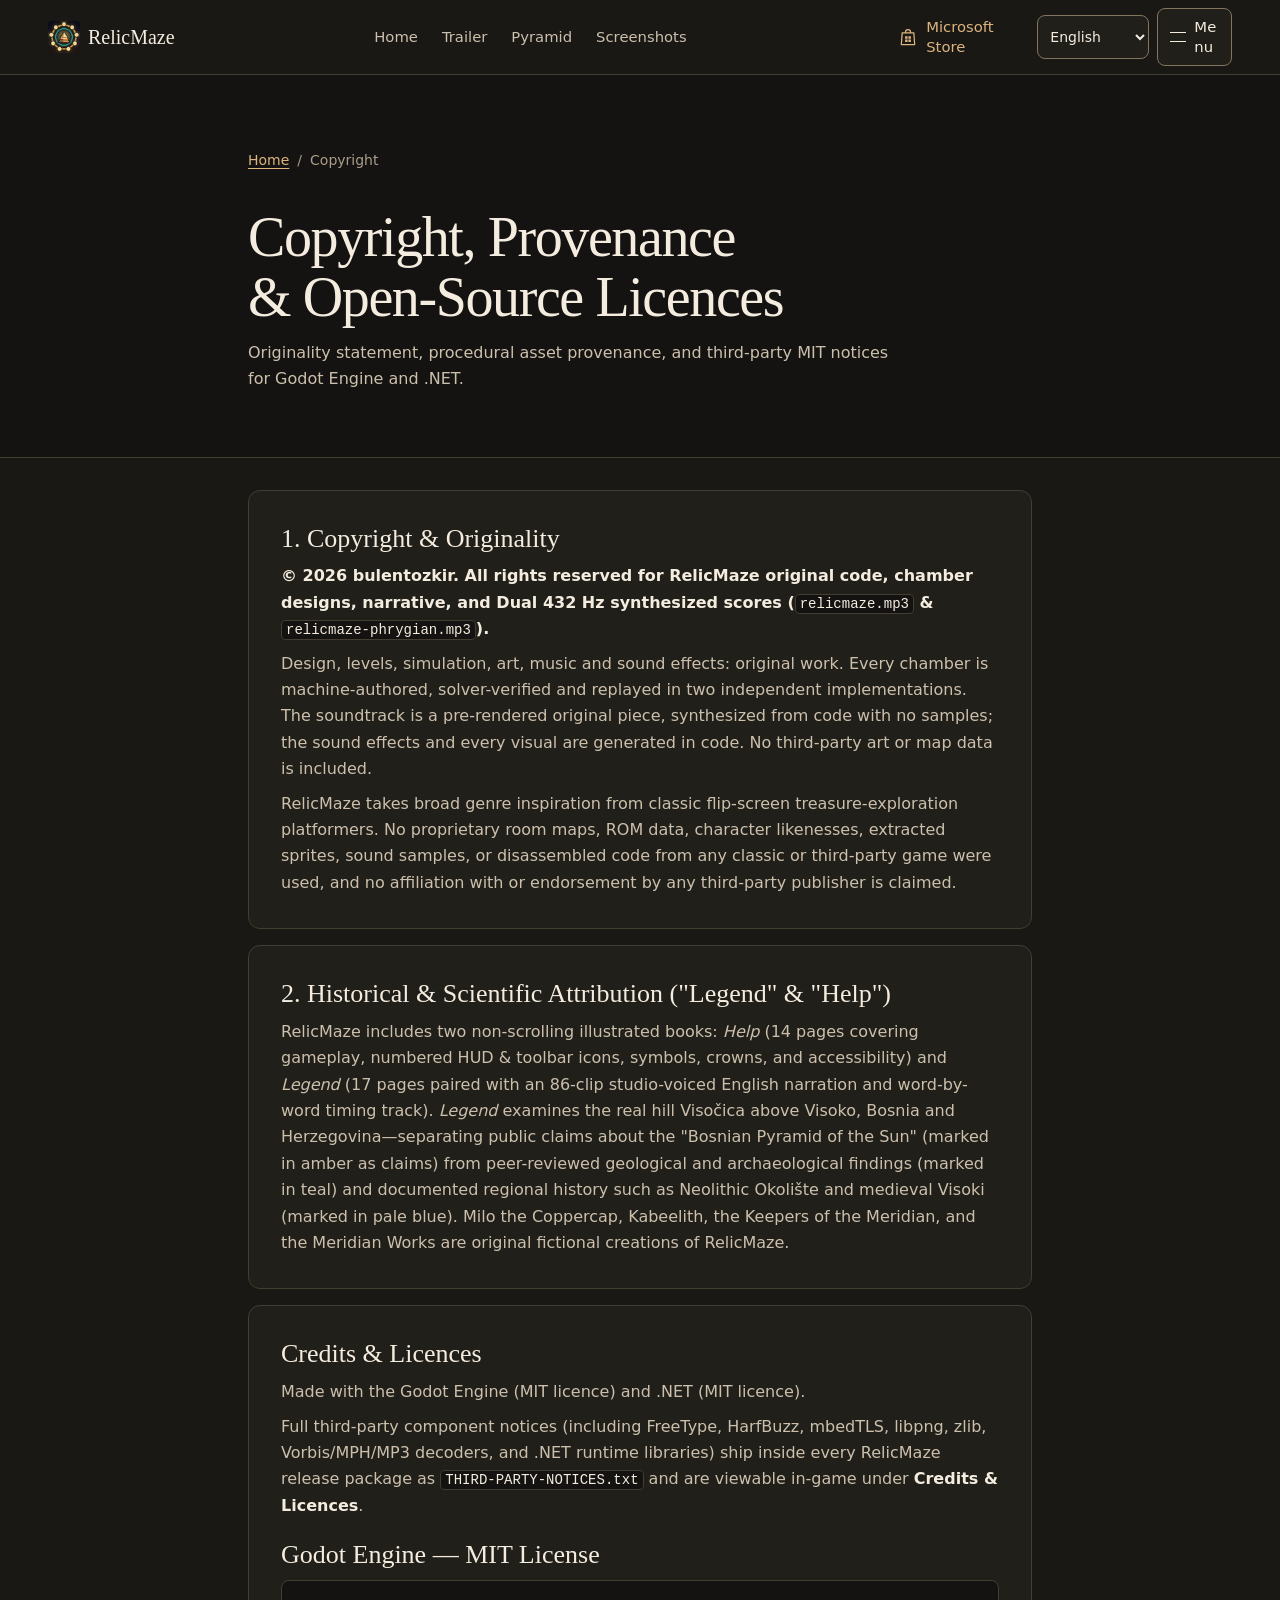
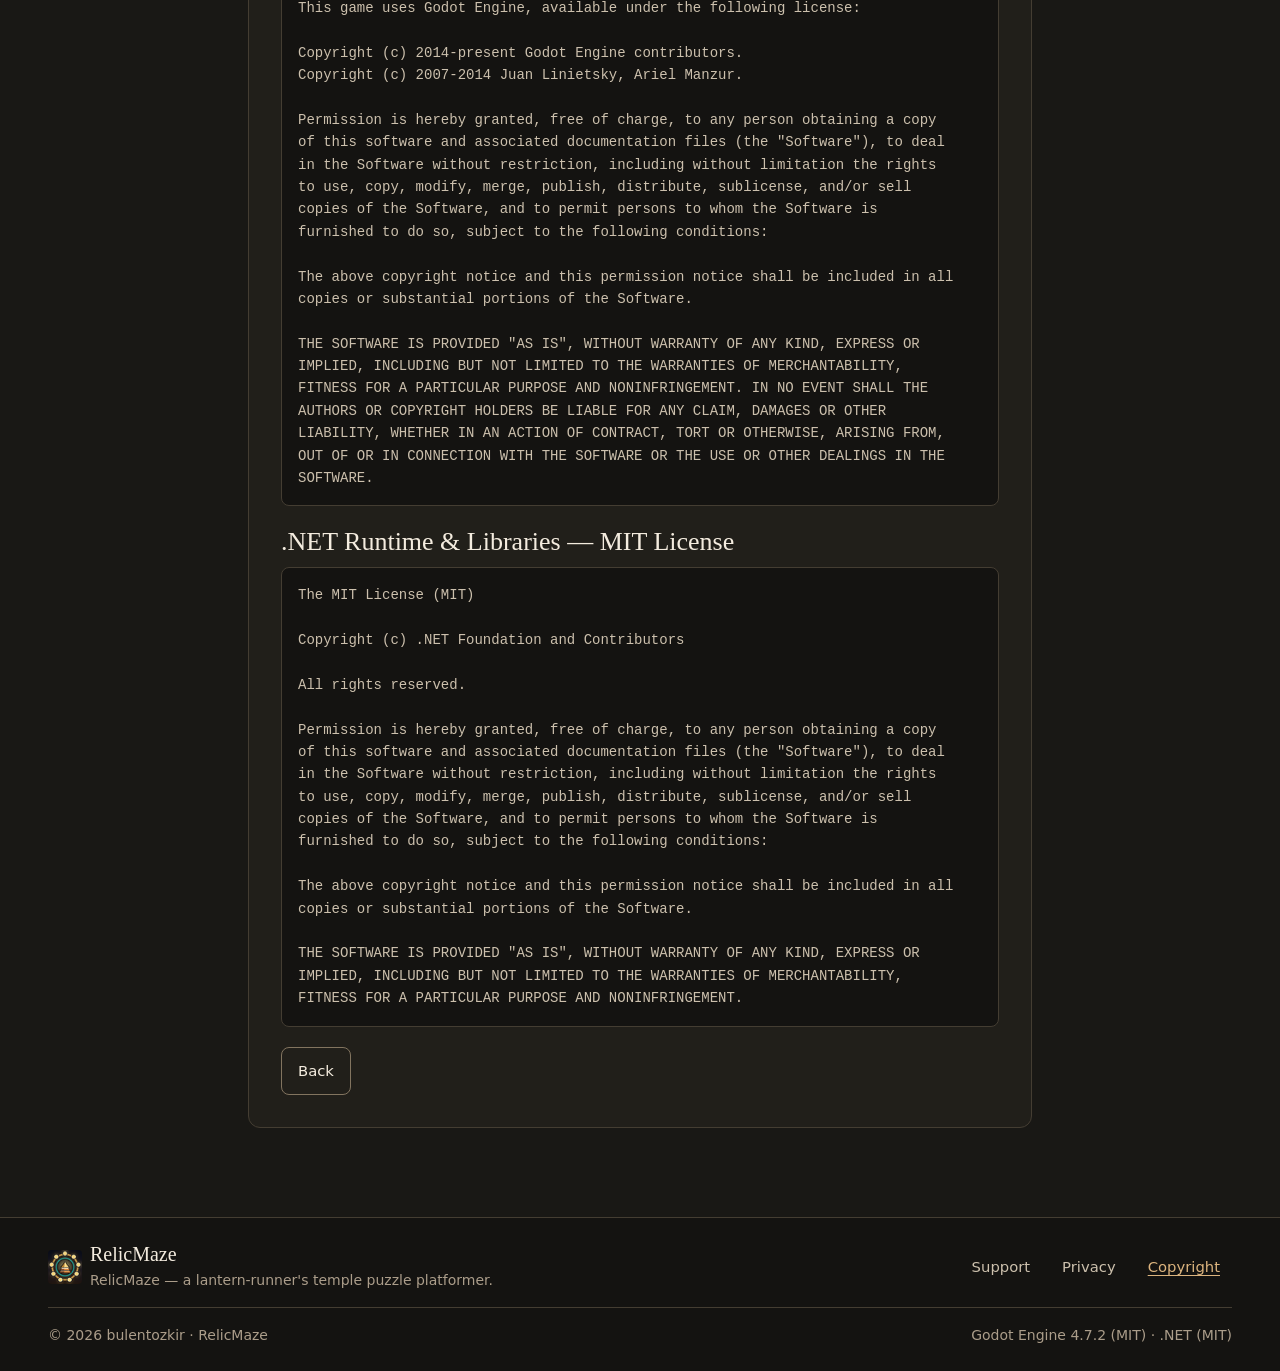
<file: copyright.html>
<!DOCTYPE html>
<html lang="en" dir="ltr">
<head>
  <meta charset="utf-8">
  <meta name="viewport" content="width=device-width, initial-scale=1">
  <title>RelicMaze Copyright, Provenance &amp; Open-Source Licences</title>
  <meta name="description" content="Review RelicMaze copyright and asset provenance, historical sources, and third-party open-source licence notices for Godot Engine and .NET.">
  <meta name="robots" content="index, follow, max-image-preview:large, max-snippet:-1, max-video-preview:-1">
  <meta name="author" content="bulentozkir">
  <meta name="application-name" content="RelicMaze">
  <meta name="theme-color" content="#191815">
  <meta name="color-scheme" content="dark">
  <link rel="canonical" href="https://bulentozkir.github.io/relicmaze-site/copyright.html">
  <meta property="og:locale" content="en_US">
  <meta property="og:title" content="RelicMaze Copyright, Provenance &amp; Open-Source Licences">
  <meta property="og:description" content="Review RelicMaze copyright and asset provenance, historical sources, and third-party open-source licence notices for Godot Engine and .NET.">
  <meta property="og:type" content="website">
  <meta property="og:site_name" content="RelicMaze">
  <meta property="og:url" content="https://bulentozkir.github.io/relicmaze-site/copyright.html">
  <meta property="og:image" content="https://bulentozkir.github.io/relicmaze-site/assets/logos/RelicMaze-Logo-1920x1080.png">
  <meta property="og:image:type" content="image/png">
  <meta property="og:image:width" content="1920">
  <meta property="og:image:height" content="1080">
  <meta property="og:image:alt" content="RelicMaze key art for the 144-chamber puzzle platformer for Windows">
  <meta name="twitter:card" content="summary_large_image">
  <meta name="twitter:title" content="RelicMaze Copyright, Provenance &amp; Open-Source Licences">
  <meta name="twitter:description" content="Review RelicMaze copyright and asset provenance, historical sources, and third-party open-source licence notices for Godot Engine and .NET.">
  <meta name="twitter:image" content="https://bulentozkir.github.io/relicmaze-site/assets/logos/RelicMaze-Logo-1920x1080.png">
  <meta name="twitter:image:alt" content="RelicMaze key art for the 144-chamber puzzle platformer for Windows">
  <script type="application/ld+json">
  {
    "@context": "https://schema.org",
    "@graph": [
      {
        "@type": "BreadcrumbList",
        "@id": "https://bulentozkir.github.io/relicmaze-site/copyright.html#breadcrumb",
        "itemListElement": [
          {
            "@type": "ListItem",
            "position": 1,
            "name": "Home",
            "item": "https://bulentozkir.github.io/relicmaze-site/"
          },
          {
            "@type": "ListItem",
            "position": 2,
            "name": "Copyright & Licences",
            "item": "https://bulentozkir.github.io/relicmaze-site/copyright.html"
          }
        ]
      },
      {
        "@type": "WebPage",
        "@id": "https://bulentozkir.github.io/relicmaze-site/copyright.html#webpage",
        "url": "https://bulentozkir.github.io/relicmaze-site/copyright.html",
        "name": "RelicMaze Copyright, Provenance & Open-Source Licences",
        "description": "Review RelicMaze copyright and asset provenance, historical sources, and third-party open-source licence notices for Godot Engine and .NET.",
        "inLanguage": "en",
        "dateModified": "2026-11-21",
        "isPartOf": {
          "@id": "https://bulentozkir.github.io/relicmaze-site/#website"
        },
        "about": {
          "@id": "https://bulentozkir.github.io/relicmaze-site/#game"
        },
        "breadcrumb": {
          "@id": "https://bulentozkir.github.io/relicmaze-site/copyright.html#breadcrumb"
        }
      }
    ]
  }
  </script>
  <link rel="icon" type="image/png" sizes="44x44" href="assets/logos/RelicMaze-Logo-44x44.png">
  <link rel="icon" type="image/png" sizes="128x128" href="assets/logos/RelicMaze-Logo-128x128.png">
  <link rel="icon" type="image/png" sizes="300x300" href="assets/logos/RelicMaze-Logo-300x300.png">
  <link rel="apple-touch-icon" sizes="150x150" href="assets/logos/RelicMaze-Logo-150x150.png">
  <link rel="manifest" href="site.webmanifest">
  <link rel="stylesheet" href="assets/css/styles.css?v=17">
</head>
<body data-page="copyright">
  <a href="#main-content" class="skip-link">Skip to main content</a>

  <header class="top-toolbar" role="banner">
    <div class="toolbar-inner">
      <a href="./" class="brand-link" aria-label="RelicMaze Home">
        <img src="assets/logos/RelicMaze-Logo-44x44.png" alt="" class="brand-crest" width="32" height="32">
        <span>RelicMaze</span>
      </a>

      <nav class="toolbar-sections" aria-label="Navigation">
        <a href="./" class="section-link" data-i18n="nav_home">Home</a>
        <a href="./#trailer" class="section-link" data-i18n="nav_trailer">Trailer</a>
        <a href="./#pyramid" class="section-link" data-i18n="nav_pyramid">Pyramid</a>
        <a href="./#gallery" class="section-link" data-i18n="nav_gallery">Screenshots</a>
      </nav>

      <div class="toolbar-actions">
        <a href="./#get-relicmaze" class="section-link toolbar-store"><span class="toolbar-store-label" data-i18n="msstore_label">Microsoft Store</span></a>
        <label class="language-picker" hidden>
          <span class="sr-only" data-i18n="btn_lang">Language</span>
          <select id="site-language"><option value="en">English</option></select>
        </label>
        <details class="site-menu">
          <summary class="hud-btn"><span class="menu-icon" aria-hidden="true"></span><span data-i18n="site_menu">Menu</span></summary>
          <nav class="menu-panel" aria-label="Site index">
            <a href="./" data-i18n="nav_home">Home</a>
            <a href="./#trailer" data-i18n="nav_trailer">Trailer</a>
            <a href="./#pyramid" data-i18n="nav_pyramid">Pyramid</a>
            <a href="./#gallery" data-i18n="nav_gallery">Screenshots</a>
            <a href="support.html" data-i18n="btn_support">Support</a>
            <a href="privacy.html" data-i18n="btn_privacy">Privacy</a>
            <a href="copyright.html" aria-current="page" data-i18n="btn_copyright">Copyright</a>
            <a href="./#get-relicmaze" data-i18n="msstore_label">Microsoft Store</a>
            <button type="button" class="hud-btn" id="toolbar-music-btn" aria-pressed="false" data-i18n="music">Music</button>
          </nav>
        </details>
      </div>
    </div>
  </header>

  <audio id="rm-audio" src="assets/media/relicmaze.mp3?v=8" preload="none"></audio>

  <main id="main-content">
    <section class="doc-hero">
      <div class="container">
        <nav class="breadcrumb-nav" aria-label="Breadcrumb">
          <ol class="breadcrumb-list">
            <li><a href="./" data-i18n="nav_home">Home</a></li>
            <li><span aria-current="page" data-i18n="btn_copyright">Copyright</span></li>
          </ol>
        </nav>
        <h1 class="section-title" data-i18n="copyright_page_title">
          Copyright, Provenance &amp; Open-Source Licences
        </h1>
        <p class="section-sub" data-i18n="copyright_page_sub">
          Originality statement, procedural asset provenance, and third-party MIT notices for Godot Engine and .NET.
        </p>
      </div>
    </section>

    <section class="doc-body">
      <div class="container">
        <div class="doc-grid">
          <article class="temple-frame doc-card reveal">
            <h2>1. Copyright &amp; Originality</h2>
            <p><strong>© 2026 bulentozkir. All rights reserved for RelicMaze original code, chamber designs, narrative, and Dual 432 Hz synthesized scores (<code>relicmaze.mp3</code> &amp; <code>relicmaze-phrygian.mp3</code>).</strong></p>
            <p data-i18n="credits_orig">
              Design, levels, simulation, art, music and sound effects: original work. Every chamber is machine-authored, solver-verified and replayed in two independent implementations. The soundtrack is a pre-rendered original piece, synthesized from code with no samples; the sound effects and every visual are generated in code. No third-party art or map data is included.
            </p>
            <p>
              RelicMaze takes broad genre inspiration from classic flip-screen treasure-exploration platformers. No proprietary room maps, ROM data, character likenesses, extracted sprites, sound samples, or disassembled code from any classic or third-party game were used, and no affiliation with or endorsement by any third-party publisher is claimed.
            </p>
          </article>

          <article class="temple-frame doc-card reveal">
            <h2>2. Historical &amp; Scientific Attribution ("Legend" &amp; "Help")</h2>
            <p>
              RelicMaze includes two non-scrolling illustrated books: <em>Help</em> (14 pages covering gameplay, numbered HUD &amp; toolbar icons, symbols, crowns, and accessibility) and <em>Legend</em> (17 pages paired with an 86-clip studio-voiced English narration and word-by-word timing track). <em>Legend</em> examines the real hill Visočica above Visoko, Bosnia and Herzegovina—separating public claims about the "Bosnian Pyramid of the Sun" (marked in amber as claims) from peer-reviewed geological and archaeological findings (marked in teal) and documented regional history such as Neolithic Okolište and medieval Visoki (marked in pale blue). Milo the Coppercap, Kabeelith, the Keepers of the Meridian, and the Meridian Works are original fictional creations of RelicMaze.
            </p>
          </article>
        </div>

        <article class="temple-frame doc-card">
          <h2 data-i18n="credits_licences">Credits &amp; Licences</h2>
          <p data-i18n="credits_godot">Made with the Godot Engine (MIT licence) and .NET (MIT licence).</p>
          <p>
            Full third-party component notices (including FreeType, HarfBuzz, mbedTLS, libpng, zlib, Vorbis/MPH/MP3 decoders, and .NET runtime libraries) ship inside every RelicMaze release package as <code>THIRD-PARTY-NOTICES.txt</code> and are viewable in-game under <strong>Credits &amp; Licences</strong>.
          </p>

          <h3>Godot Engine — MIT License</h3>
          <pre class="license-pre">This game uses Godot Engine, available under the following license:

Copyright (c) 2014-present Godot Engine contributors.
Copyright (c) 2007-2014 Juan Linietsky, Ariel Manzur.

Permission is hereby granted, free of charge, to any person obtaining a copy
of this software and associated documentation files (the "Software"), to deal
in the Software without restriction, including without limitation the rights
to use, copy, modify, merge, publish, distribute, sublicense, and/or sell
copies of the Software, and to permit persons to whom the Software is
furnished to do so, subject to the following conditions:

The above copyright notice and this permission notice shall be included in all
copies or substantial portions of the Software.

THE SOFTWARE IS PROVIDED "AS IS", WITHOUT WARRANTY OF ANY KIND, EXPRESS OR
IMPLIED, INCLUDING BUT NOT LIMITED TO THE WARRANTIES OF MERCHANTABILITY,
FITNESS FOR A PARTICULAR PURPOSE AND NONINFRINGEMENT. IN NO EVENT SHALL THE
AUTHORS OR COPYRIGHT HOLDERS BE LIABLE FOR ANY CLAIM, DAMAGES OR OTHER
LIABILITY, WHETHER IN AN ACTION OF CONTRACT, TORT OR OTHERWISE, ARISING FROM,
OUT OF OR IN CONNECTION WITH THE SOFTWARE OR THE USE OR OTHER DEALINGS IN THE
SOFTWARE.</pre>

          <h3>.NET Runtime &amp; Libraries — MIT License</h3>
          <pre class="license-pre">The MIT License (MIT)

Copyright (c) .NET Foundation and Contributors

All rights reserved.

Permission is hereby granted, free of charge, to any person obtaining a copy
of this software and associated documentation files (the "Software"), to deal
in the Software without restriction, including without limitation the rights
to use, copy, modify, merge, publish, distribute, sublicense, and/or sell
copies of the Software, and to permit persons to whom the Software is
furnished to do so, subject to the following conditions:

The above copyright notice and this permission notice shall be included in all
copies or substantial portions of the Software.

THE SOFTWARE IS PROVIDED "AS IS", WITHOUT WARRANTY OF ANY KIND, EXPRESS OR
IMPLIED, INCLUDING BUT NOT LIMITED TO THE WARRANTIES OF MERCHANTABILITY,
FITNESS FOR A PARTICULAR PURPOSE AND NONINFRINGEMENT.</pre>

          <p style="margin-top:1.25rem;">
            <a href="./" class="btn-secondary" data-i18n="back">Back</a>
          </p>
        </article>
      </div>
    </section>
  </main>

  <footer class="site-footer">
    <div class="container footer-inner">
      <a href="./" class="brand-link">
        <img src="assets/logos/RelicMaze-Logo-44x44.png" alt="RelicMaze Icon" class="brand-crest" width="34" height="34" loading="lazy" decoding="async">
        <span class="brand-wordmark">
          <span>RelicMaze</span>
          <span class="brand-sub" data-i18n="subtitle_game">RelicMaze — a lantern-runner's temple puzzle platformer.</span>
        </span>
      </a>
      <div class="footer-links">
        <a href="support.html" class="hud-btn" data-i18n="btn_support">Support</a>
        <a href="privacy.html" class="hud-btn" data-i18n="btn_privacy">Privacy</a>
        <a href="copyright.html" class="hud-btn" aria-current="page" data-i18n="btn_copyright">Copyright</a>
      </div>
      <div class="footer-note">
        <span>© 2026 bulentozkir · RelicMaze</span>
        <span>Godot Engine 4.7.2 (MIT) · .NET (MIT)</span>
      </div>
    </div>
  </footer>

  <script src="assets/js/i18n-data.js?v=14" defer></script>
  <script src="assets/js/app.js?v=15" defer></script>
</body>
</html>
</file>
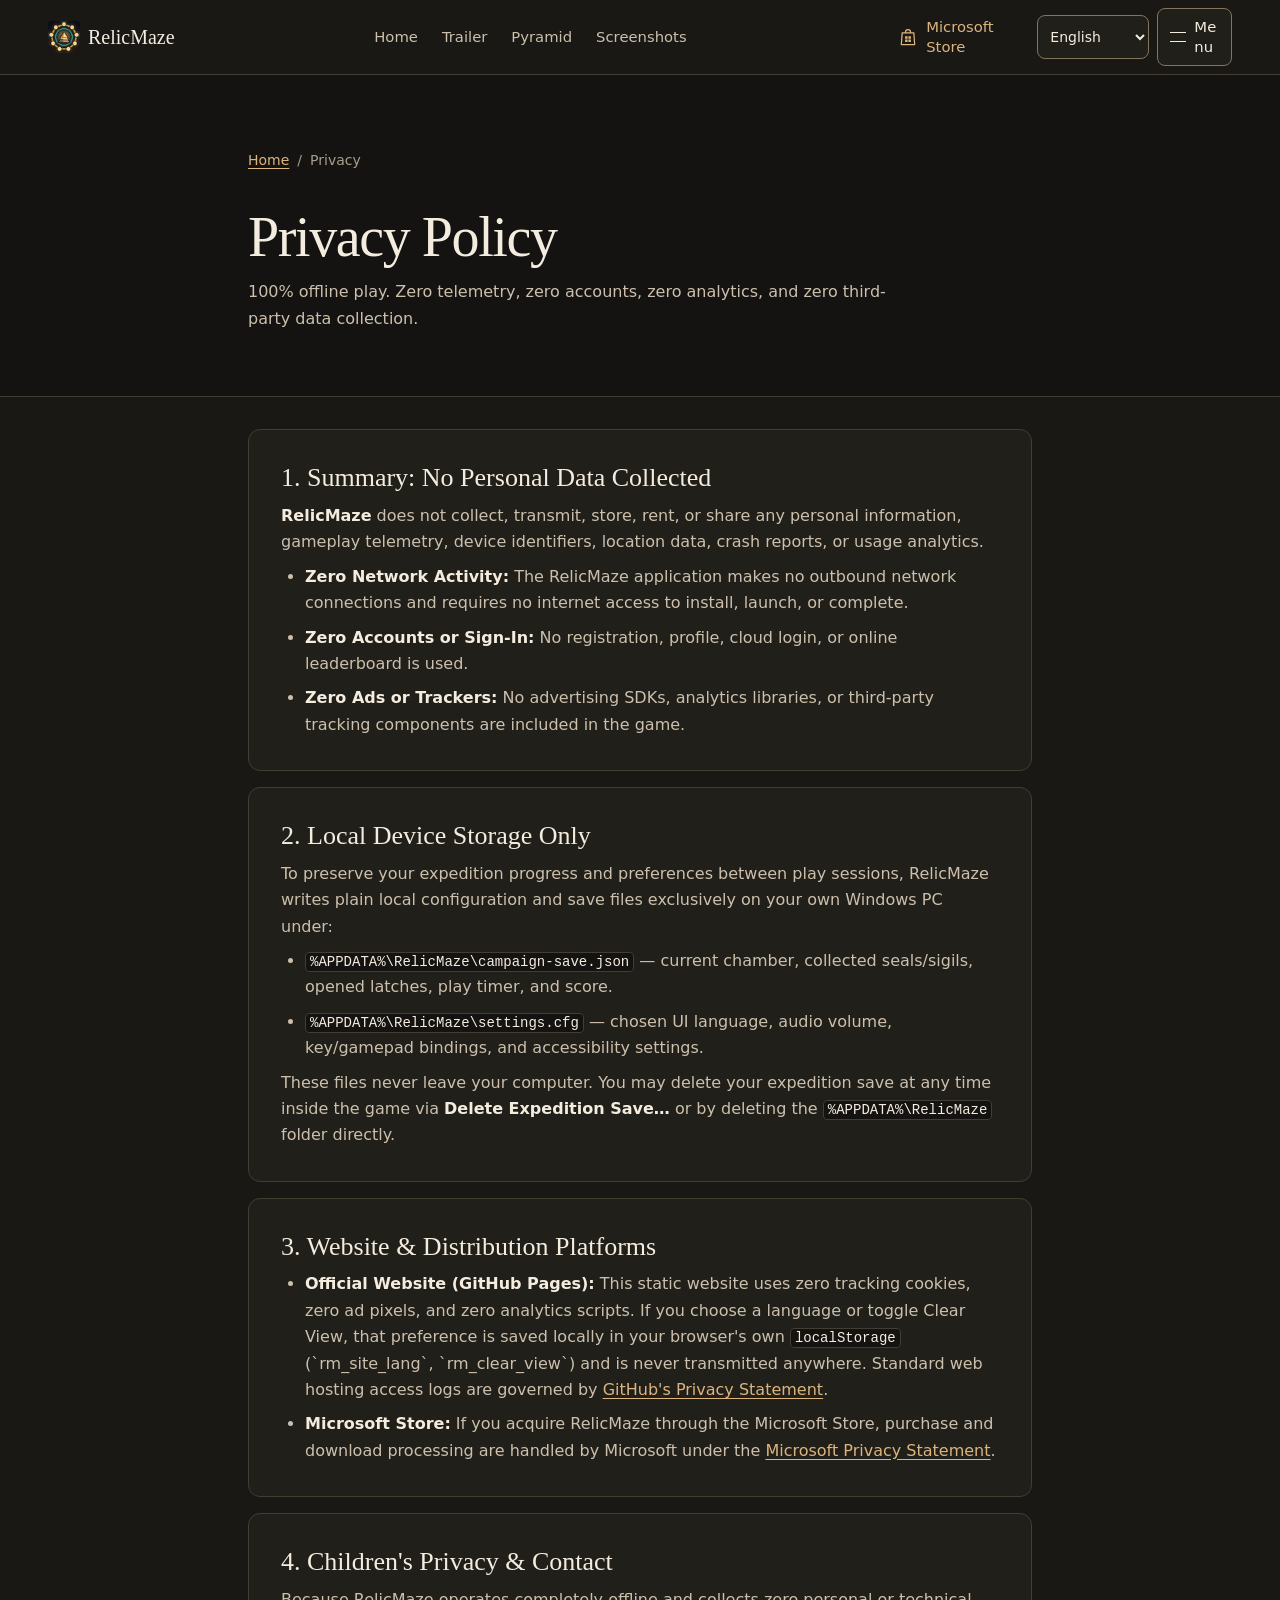
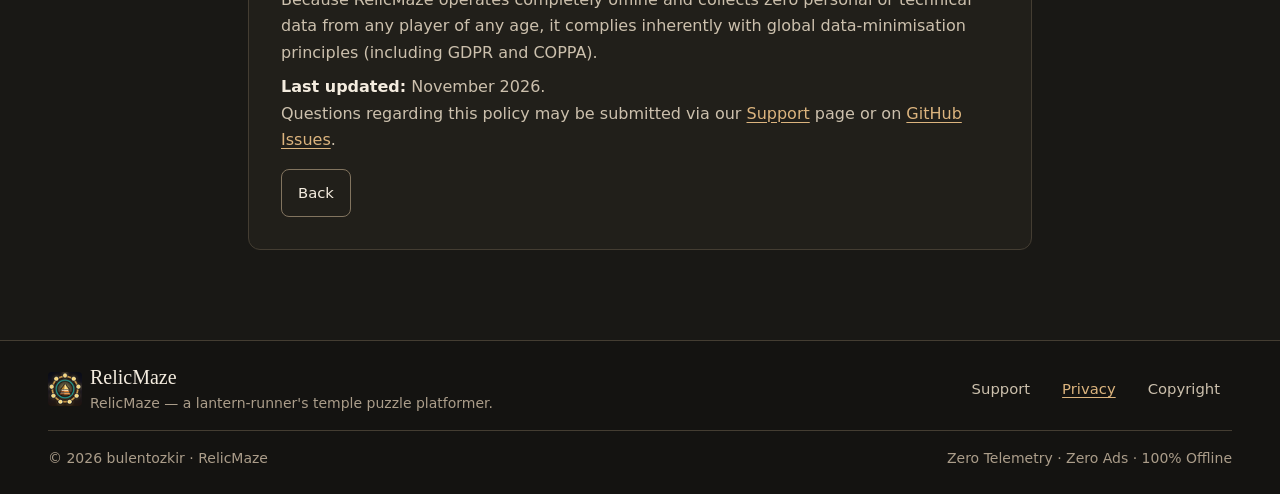
<file: privacy.html>
<!DOCTYPE html>
<html lang="en" dir="ltr">
<head>
  <meta charset="utf-8">
  <meta name="viewport" content="width=device-width, initial-scale=1">
  <title>RelicMaze Privacy Policy — Offline Play &amp; Zero Telemetry</title>
  <meta name="description" content="Learn what RelicMaze collects and stores: the Windows game is offline, has no analytics or ads, and keeps saves and settings on your PC.">
  <meta name="robots" content="index, follow, max-image-preview:large, max-snippet:-1, max-video-preview:-1">
  <meta name="author" content="bulentozkir">
  <meta name="application-name" content="RelicMaze">
  <meta name="theme-color" content="#191815">
  <meta name="color-scheme" content="dark">
  <link rel="canonical" href="https://bulentozkir.github.io/relicmaze-site/privacy.html">
  <meta property="og:locale" content="en_US">
  <meta property="og:title" content="RelicMaze Privacy Policy — Offline Play &amp; Zero Telemetry">
  <meta property="og:description" content="Learn what RelicMaze collects and stores: the Windows game is offline, has no analytics or ads, and keeps saves and settings on your PC.">
  <meta property="og:type" content="website">
  <meta property="og:site_name" content="RelicMaze">
  <meta property="og:url" content="https://bulentozkir.github.io/relicmaze-site/privacy.html">
  <meta property="og:image" content="https://bulentozkir.github.io/relicmaze-site/assets/logos/RelicMaze-Logo-1920x1080.png">
  <meta property="og:image:type" content="image/png">
  <meta property="og:image:width" content="1920">
  <meta property="og:image:height" content="1080">
  <meta property="og:image:alt" content="RelicMaze key art for the 144-chamber puzzle platformer for Windows">
  <meta name="twitter:card" content="summary_large_image">
  <meta name="twitter:title" content="RelicMaze Privacy Policy — Offline Play &amp; Zero Telemetry">
  <meta name="twitter:description" content="Learn what RelicMaze collects and stores: the Windows game is offline, has no analytics or ads, and keeps saves and settings on your PC.">
  <meta name="twitter:image" content="https://bulentozkir.github.io/relicmaze-site/assets/logos/RelicMaze-Logo-1920x1080.png">
  <meta name="twitter:image:alt" content="RelicMaze key art for the 144-chamber puzzle platformer for Windows">
  <script type="application/ld+json">
  {
    "@context": "https://schema.org",
    "@graph": [
      {
        "@type": "BreadcrumbList",
        "@id": "https://bulentozkir.github.io/relicmaze-site/privacy.html#breadcrumb",
        "itemListElement": [
          {
            "@type": "ListItem",
            "position": 1,
            "name": "Home",
            "item": "https://bulentozkir.github.io/relicmaze-site/"
          },
          {
            "@type": "ListItem",
            "position": 2,
            "name": "Privacy Policy",
            "item": "https://bulentozkir.github.io/relicmaze-site/privacy.html"
          }
        ]
      },
      {
        "@type": "WebPage",
        "@id": "https://bulentozkir.github.io/relicmaze-site/privacy.html#webpage",
        "url": "https://bulentozkir.github.io/relicmaze-site/privacy.html",
        "name": "RelicMaze Privacy Policy — Offline Play & Zero Telemetry",
        "description": "Learn what RelicMaze collects and stores: the Windows game is offline, has no analytics or ads, and keeps saves and settings on your PC.",
        "inLanguage": "en",
        "dateModified": "2026-11-21",
        "isPartOf": {
          "@id": "https://bulentozkir.github.io/relicmaze-site/#website"
        },
        "about": {
          "@id": "https://bulentozkir.github.io/relicmaze-site/#game"
        },
        "breadcrumb": {
          "@id": "https://bulentozkir.github.io/relicmaze-site/privacy.html#breadcrumb"
        }
      }
    ]
  }
  </script>
  <link rel="icon" type="image/png" sizes="44x44" href="assets/logos/RelicMaze-Logo-44x44.png">
  <link rel="icon" type="image/png" sizes="128x128" href="assets/logos/RelicMaze-Logo-128x128.png">
  <link rel="icon" type="image/png" sizes="300x300" href="assets/logos/RelicMaze-Logo-300x300.png">
  <link rel="apple-touch-icon" sizes="150x150" href="assets/logos/RelicMaze-Logo-150x150.png">
  <link rel="manifest" href="site.webmanifest">
  <link rel="stylesheet" href="assets/css/styles.css?v=17">
</head>
<body data-page="privacy">
  <a href="#main-content" class="skip-link">Skip to main content</a>

  <header class="top-toolbar" role="banner">
    <div class="toolbar-inner">
      <a href="./" class="brand-link" aria-label="RelicMaze Home">
        <img src="assets/logos/RelicMaze-Logo-44x44.png" alt="" class="brand-crest" width="32" height="32">
        <span>RelicMaze</span>
      </a>

      <nav class="toolbar-sections" aria-label="Navigation">
        <a href="./" class="section-link" data-i18n="nav_home">Home</a>
        <a href="./#trailer" class="section-link" data-i18n="nav_trailer">Trailer</a>
        <a href="./#pyramid" class="section-link" data-i18n="nav_pyramid">Pyramid</a>
        <a href="./#gallery" class="section-link" data-i18n="nav_gallery">Screenshots</a>
      </nav>

      <div class="toolbar-actions">
        <a href="./#get-relicmaze" class="section-link toolbar-store"><span class="toolbar-store-label" data-i18n="msstore_label">Microsoft Store</span></a>
        <label class="language-picker" hidden>
          <span class="sr-only" data-i18n="btn_lang">Language</span>
          <select id="site-language"><option value="en">English</option></select>
        </label>
        <details class="site-menu">
          <summary class="hud-btn"><span class="menu-icon" aria-hidden="true"></span><span data-i18n="site_menu">Menu</span></summary>
          <nav class="menu-panel" aria-label="Site index">
            <a href="./" data-i18n="nav_home">Home</a>
            <a href="./#trailer" data-i18n="nav_trailer">Trailer</a>
            <a href="./#pyramid" data-i18n="nav_pyramid">Pyramid</a>
            <a href="./#gallery" data-i18n="nav_gallery">Screenshots</a>
            <a href="support.html" data-i18n="btn_support">Support</a>
            <a href="privacy.html" aria-current="page" data-i18n="btn_privacy">Privacy</a>
            <a href="copyright.html" data-i18n="btn_copyright">Copyright</a>
            <a href="./#get-relicmaze" data-i18n="msstore_label">Microsoft Store</a>
            <button type="button" class="hud-btn" id="toolbar-music-btn" aria-pressed="false" data-i18n="music">Music</button>
          </nav>
        </details>
      </div>
    </div>
  </header>

  <audio id="rm-audio" src="assets/media/relicmaze.mp3?v=8" preload="none"></audio>

  <main id="main-content">
    <section class="doc-hero">
      <div class="container">
        <nav class="breadcrumb-nav" aria-label="Breadcrumb">
          <ol class="breadcrumb-list">
            <li><a href="./" data-i18n="nav_home">Home</a></li>
            <li><span aria-current="page" data-i18n="btn_privacy">Privacy</span></li>
          </ol>
        </nav>
        <h1 class="section-title" data-i18n="privacy_page_title">
          Privacy Policy
        </h1>
        <p class="section-sub" data-i18n="privacy_page_sub">
          100% offline play. Zero telemetry, zero accounts, zero analytics, and zero third-party data collection.
        </p>
      </div>
    </section>

    <section class="doc-body">
      <div class="container">
        <div class="doc-grid">
          <article class="temple-frame doc-card reveal">
            <h2>1. Summary: No Personal Data Collected</h2>
            <p>
              <strong>RelicMaze</strong> does not collect, transmit, store, rent, or share any personal information, gameplay telemetry, device identifiers, location data, crash reports, or usage analytics.
            </p>
            <ul>
              <li><strong>Zero Network Activity:</strong> The RelicMaze application makes no outbound network connections and requires no internet access to install, launch, or complete.</li>
              <li><strong>Zero Accounts or Sign-In:</strong> No registration, profile, cloud login, or online leaderboard is used.</li>
              <li><strong>Zero Ads or Trackers:</strong> No advertising SDKs, analytics libraries, or third-party tracking components are included in the game.</li>
            </ul>
          </article>

          <article class="temple-frame doc-card reveal">
            <h2>2. Local Device Storage Only</h2>
            <p>
              To preserve your expedition progress and preferences between play sessions, RelicMaze writes plain local configuration and save files exclusively on your own Windows PC under:
            </p>
            <ul>
              <li><code>%APPDATA%\RelicMaze\campaign-save.json</code> — current chamber, collected seals/sigils, opened latches, play timer, and score.</li>
              <li><code>%APPDATA%\RelicMaze\settings.cfg</code> — chosen UI language, audio volume, key/gamepad bindings, and accessibility settings.</li>
            </ul>
            <p>
              These files never leave your computer. You may delete your expedition save at any time inside the game via <strong>Delete Expedition Save…</strong> or by deleting the <code>%APPDATA%\RelicMaze</code> folder directly.
            </p>
          </article>

          <article class="temple-frame doc-card reveal">
            <h2>3. Website &amp; Distribution Platforms</h2>
            <ul>
              <li><strong>Official Website (GitHub Pages):</strong> This static website uses zero tracking cookies, zero ad pixels, and zero analytics scripts. If you choose a language or toggle Clear View, that preference is saved locally in your browser's own <code>localStorage</code> (`rm_site_lang`, `rm_clear_view`) and is never transmitted anywhere. Standard web hosting access logs are governed by <a href="https://docs.github.com/en/site-policy/privacy-policies/github-general-privacy-statement" target="_blank" rel="noopener noreferrer">GitHub's Privacy Statement</a>.</li>
              <li><strong>Microsoft Store:</strong> If you acquire RelicMaze through the Microsoft Store, purchase and download processing are handled by Microsoft under the <a href="https://privacy.microsoft.com/" target="_blank" rel="noopener noreferrer">Microsoft Privacy Statement</a>.</li>
            </ul>
          </article>

          <article class="temple-frame doc-card reveal">
            <h2>4. Children's Privacy &amp; Contact</h2>
            <p>
              Because RelicMaze operates completely offline and collects zero personal or technical data from any player of any age, it complies inherently with global data-minimisation principles (including GDPR and COPPA).
            </p>
            <p>
              <strong>Last updated:</strong> November 2026.<br>
              Questions regarding this policy may be submitted via our <a href="support.html">Support</a> page or on <a href="https://github.com/bulentozkir/relicmaze-site/issues" target="_blank" rel="noopener noreferrer">GitHub Issues</a>.
            </p>
            <p style="margin-top:1rem;">
              <a href="./" class="btn-secondary" data-i18n="back">Back</a>
            </p>
          </article>
        </div>
      </div>
    </section>
  </main>

  <footer class="site-footer">
    <div class="container footer-inner">
      <a href="./" class="brand-link">
        <img src="assets/logos/RelicMaze-Logo-44x44.png" alt="RelicMaze Icon" class="brand-crest" width="34" height="34" loading="lazy" decoding="async">
        <span class="brand-wordmark">
          <span>RelicMaze</span>
          <span class="brand-sub" data-i18n="subtitle_game">RelicMaze — a lantern-runner's temple puzzle platformer.</span>
        </span>
      </a>
      <div class="footer-links">
        <a href="support.html" class="hud-btn" data-i18n="btn_support">Support</a>
        <a href="privacy.html" class="hud-btn" aria-current="page" data-i18n="btn_privacy">Privacy</a>
        <a href="copyright.html" class="hud-btn" data-i18n="btn_copyright">Copyright</a>
      </div>
      <div class="footer-note">
        <span>© 2026 bulentozkir · RelicMaze</span>
        <span>Zero Telemetry · Zero Ads · 100% Offline</span>
      </div>
    </div>
  </footer>

  <script src="assets/js/i18n-data.js?v=14" defer></script>
  <script src="assets/js/app.js?v=15" defer></script>
</body>
</html>
</file>
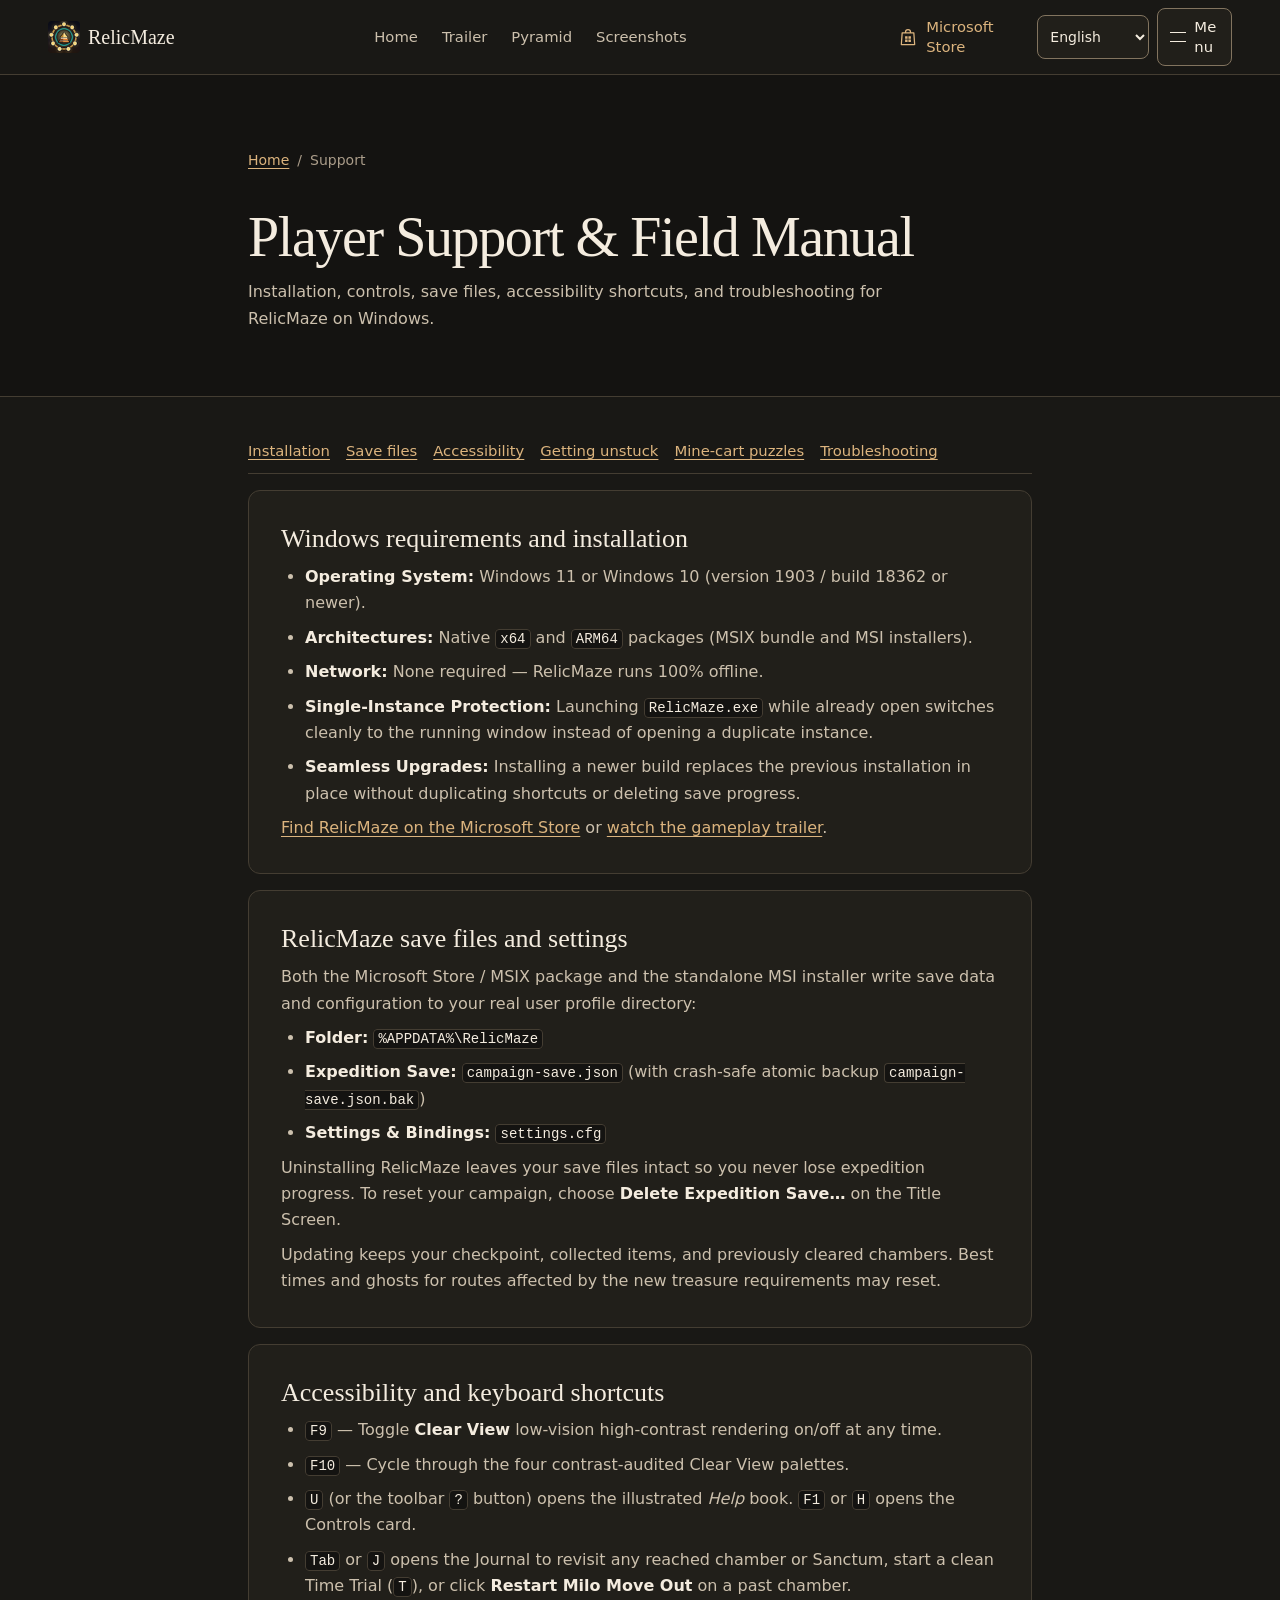
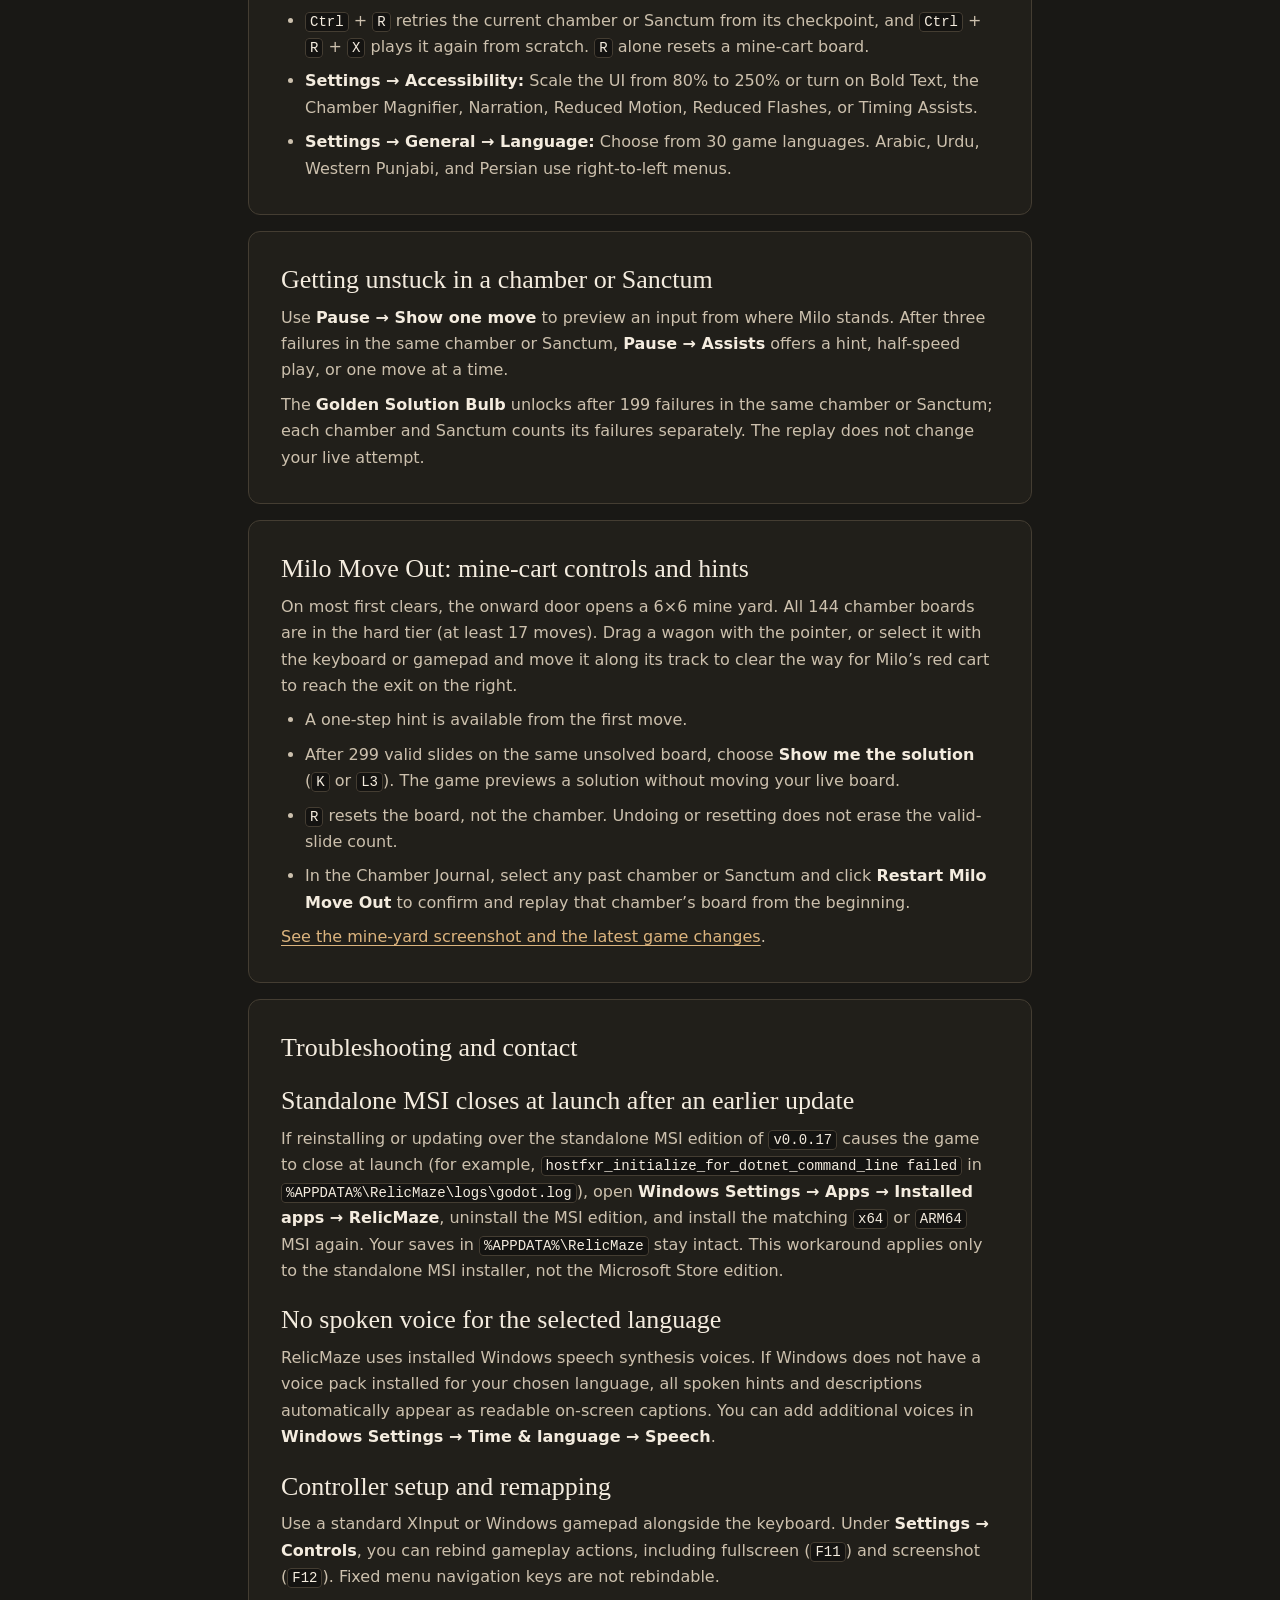
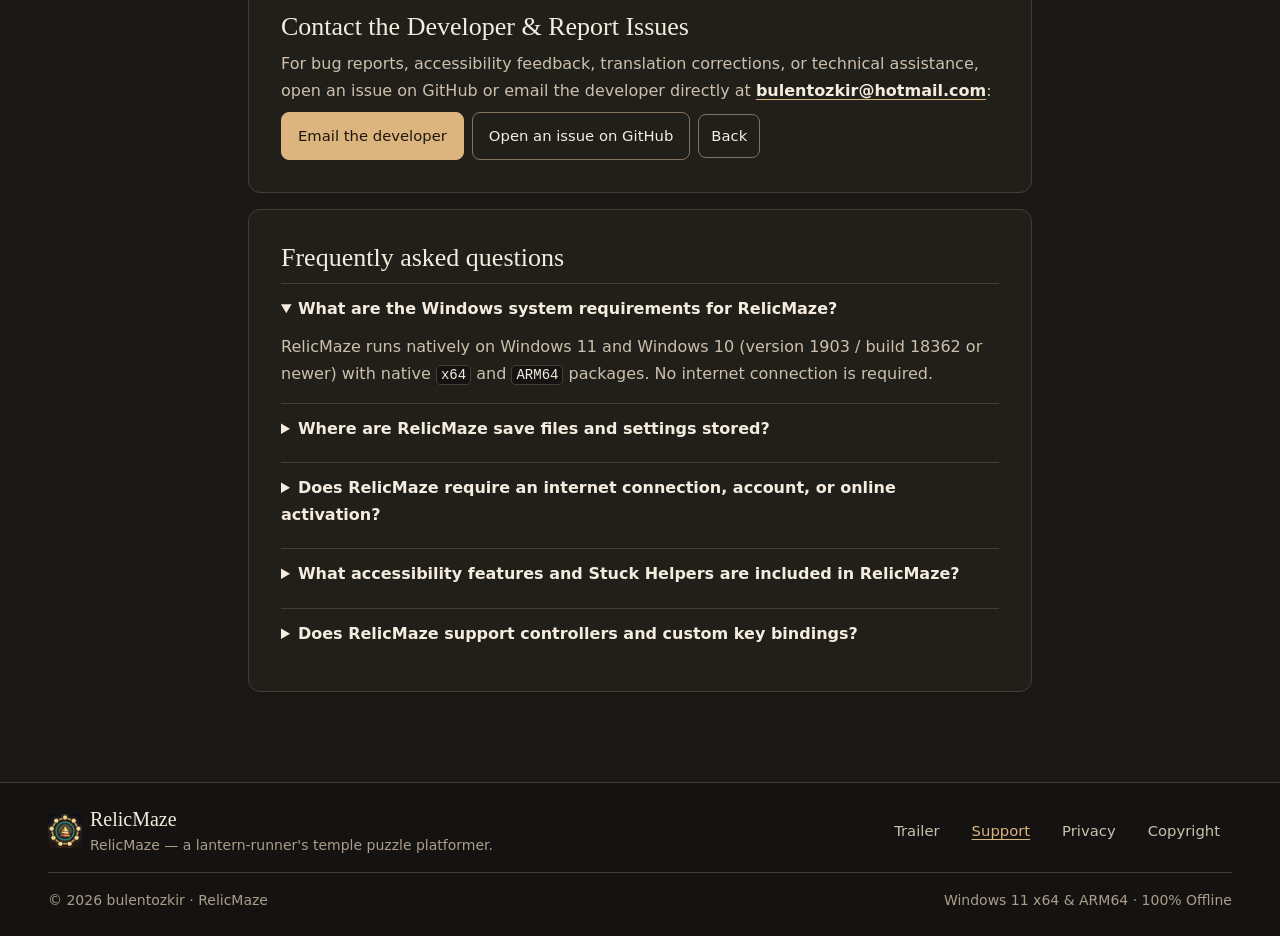
<file: support.html>
<!DOCTYPE html>
<html lang="en" dir="ltr">
<head>
  <meta charset="utf-8">
  <meta name="viewport" content="width=device-width, initial-scale=1">
  <title>RelicMaze Support | Windows Requirements &amp; Save Files</title>
  <meta name="description" content="Find RelicMaze's Windows requirements, local save file locations, controller and keyboard controls, accessibility settings, and troubleshooting.">
  <meta name="robots" content="index, follow, max-image-preview:large, max-snippet:-1, max-video-preview:-1">
  <meta name="author" content="bulentozkir">
  <meta name="application-name" content="RelicMaze">
  <meta name="theme-color" content="#191815">
  <meta name="color-scheme" content="dark">
  <link rel="canonical" href="https://bulentozkir.github.io/relicmaze-site/support.html">
  <meta property="og:locale" content="en_US">
  <meta property="og:title" content="RelicMaze Support | Windows Requirements &amp; Save Files">
  <meta property="og:description" content="Find RelicMaze's Windows requirements, local save file locations, controller and keyboard controls, accessibility settings, and troubleshooting.">
  <meta property="og:type" content="website">
  <meta property="og:site_name" content="RelicMaze">
  <meta property="og:url" content="https://bulentozkir.github.io/relicmaze-site/support.html">
  <meta property="og:image" content="https://bulentozkir.github.io/relicmaze-site/assets/screenshots/09-Help-Page.png">
  <meta property="og:image:type" content="image/png">
  <meta property="og:image:width" content="1920">
  <meta property="og:image:height" content="1080">
  <meta property="og:image:alt" content="The illustrated in-game Help book in RelicMaze">
  <meta name="twitter:card" content="summary_large_image">
  <meta name="twitter:title" content="RelicMaze Support | Windows Requirements &amp; Save Files">
  <meta name="twitter:description" content="Find RelicMaze's Windows requirements, local save file locations, controller and keyboard controls, accessibility settings, and troubleshooting.">
  <meta name="twitter:image" content="https://bulentozkir.github.io/relicmaze-site/assets/screenshots/09-Help-Page.png">
  <meta name="twitter:image:alt" content="The illustrated in-game Help book in RelicMaze">
  <script type="application/ld+json">
  {
    "@context": "https://schema.org",
    "@graph": [
      {
        "@type": "BreadcrumbList",
        "@id": "https://bulentozkir.github.io/relicmaze-site/support.html#breadcrumb",
        "itemListElement": [
          {
            "@type": "ListItem",
            "position": 1,
            "name": "Home",
            "item": "https://bulentozkir.github.io/relicmaze-site/"
          },
          {
            "@type": "ListItem",
            "position": 2,
            "name": "Support",
            "item": "https://bulentozkir.github.io/relicmaze-site/support.html"
          }
        ]
      },
      {
        "@type": "WebPage",
        "@id": "https://bulentozkir.github.io/relicmaze-site/support.html#webpage",
        "url": "https://bulentozkir.github.io/relicmaze-site/support.html",
        "name": "RelicMaze Support | Windows Requirements & Save Files",
        "description": "Find RelicMaze's Windows requirements, local save file locations, controller and keyboard controls, accessibility settings, and troubleshooting.",
        "inLanguage": "en",
        "dateModified": "2026-11-26",
        "isPartOf": {
          "@id": "https://bulentozkir.github.io/relicmaze-site/#website"
        },
        "about": {
          "@id": "https://bulentozkir.github.io/relicmaze-site/#game"
        },
        "breadcrumb": {
          "@id": "https://bulentozkir.github.io/relicmaze-site/support.html#breadcrumb"
        }
      },
      {
        "@type": "FAQPage",
        "@id": "https://bulentozkir.github.io/relicmaze-site/support.html#faq",
        "mainEntity": [
          {
            "@type": "Question",
            "name": "What are the Windows system requirements for RelicMaze?",
            "acceptedAnswer": {
              "@type": "Answer",
              "text": "RelicMaze runs natively on Windows 11 and Windows 10 (version 1903 / build 18362 or newer) with native x64 and ARM64 packages. No internet connection is required."
            }
          },
          {
            "@type": "Question",
            "name": "Where are RelicMaze save files and settings stored?",
            "acceptedAnswer": {
              "@type": "Answer",
              "text": "Save files and settings are stored locally on your PC inside %APPDATA%\\RelicMaze as campaign-save.json (with crash-safe backup campaign-save.json.bak) and settings.cfg. Uninstalling RelicMaze leaves your save files intact."
            }
          },
          {
            "@type": "Question",
            "name": "Does RelicMaze require an internet connection, account, or online activation?",
            "acceptedAnswer": {
              "@type": "Answer",
              "text": "No. RelicMaze runs 100% offline with zero network connections, zero accounts, zero telemetry, and zero ads."
            }
          },
          {
            "@type": "Question",
            "name": "What accessibility features and Stuck Helpers are included in RelicMaze?",
            "acceptedAnswer": {
              "@type": "Answer",
              "text": "RelicMaze offers four Clear View palettes, 80%–250% UI scaling, a magnifier, reduced motion, timing assists, and the Golden Solution Bulb. Narration uses a compatible Windows voice; when no voice is available, the game shows captions."
            }
          },
          {
            "@type": "Question",
            "name": "Does RelicMaze support controllers and custom key bindings?",
            "acceptedAnswer": {
              "@type": "Answer",
              "text": "Yes. RelicMaze supports standard XInput and Windows gamepads. Under Settings → Controls, you can rebind gameplay actions, including fullscreen (F11) and screenshot (F12). Fixed menu navigation keys are not rebindable."
            }
          }
        ]
      }
    ]
  }
  </script>
  <link rel="icon" type="image/png" sizes="44x44" href="assets/logos/RelicMaze-Logo-44x44.png">
  <link rel="icon" type="image/png" sizes="128x128" href="assets/logos/RelicMaze-Logo-128x128.png">
  <link rel="icon" type="image/png" sizes="300x300" href="assets/logos/RelicMaze-Logo-300x300.png">
  <link rel="apple-touch-icon" sizes="150x150" href="assets/logos/RelicMaze-Logo-150x150.png">
  <link rel="manifest" href="site.webmanifest">
  <link rel="stylesheet" href="assets/css/styles.css?v=17">
</head>
<body data-page="support">
  <a href="#main-content" class="skip-link">Skip to main content</a>

  <header class="top-toolbar" role="banner">
    <div class="toolbar-inner">
      <a href="./" class="brand-link" aria-label="RelicMaze Home">
        <img src="assets/logos/RelicMaze-Logo-44x44.png" alt="" class="brand-crest" width="32" height="32">
        <span>RelicMaze</span>
      </a>

      <nav class="toolbar-sections" aria-label="Navigation">
        <a href="./" class="section-link" data-i18n="nav_home">Home</a>
        <a href="./#trailer" class="section-link" data-i18n="nav_trailer">Trailer</a>
        <a href="./#pyramid" class="section-link" data-i18n="nav_pyramid">Pyramid</a>
        <a href="./#gallery" class="section-link" data-i18n="nav_gallery">Screenshots</a>
      </nav>

      <div class="toolbar-actions">
        <a href="./#get-relicmaze" class="section-link toolbar-store"><span class="toolbar-store-label" data-i18n="msstore_label">Microsoft Store</span></a>
        <label class="language-picker" hidden>
          <span class="sr-only" data-i18n="btn_lang">Language</span>
          <select id="site-language"><option value="en">English</option></select>
        </label>
        <details class="site-menu">
          <summary class="hud-btn"><span class="menu-icon" aria-hidden="true"></span><span data-i18n="site_menu">Menu</span></summary>
          <nav class="menu-panel" aria-label="Site index">
            <a href="./" data-i18n="nav_home">Home</a>
            <a href="./#trailer" data-i18n="nav_trailer">Trailer</a>
            <a href="./#pyramid" data-i18n="nav_pyramid">Pyramid</a>
            <a href="./#gallery" data-i18n="nav_gallery">Screenshots</a>
            <a href="support.html" aria-current="page" data-i18n="btn_support">Support</a>
            <a href="privacy.html" data-i18n="btn_privacy">Privacy</a>
            <a href="copyright.html" data-i18n="btn_copyright">Copyright</a>
            <a href="./#get-relicmaze" data-i18n="msstore_label">Microsoft Store</a>
            <button type="button" class="hud-btn" id="toolbar-music-btn" aria-pressed="false" data-i18n="music">Music</button>
          </nav>
        </details>
      </div>
    </div>
  </header>

  <audio id="rm-audio" src="assets/media/relicmaze.mp3?v=8" preload="none"></audio>

  <main id="main-content">
    <section class="doc-hero">
      <div class="container">
        <nav class="breadcrumb-nav" aria-label="Breadcrumb">
          <ol class="breadcrumb-list">
            <li><a href="./" data-i18n="nav_home">Home</a></li>
            <li><span aria-current="page" data-i18n="btn_support">Support</span></li>
          </ol>
        </nav>
        <h1 class="section-title" data-i18n="support_page_title">
          Player Support &amp; Field Manual
        </h1>
        <p class="section-sub" data-i18n="support_page_sub">
          Installation, controls, save files, accessibility shortcuts, and troubleshooting for RelicMaze on Windows.
        </p>
      </div>
    </section>

    <section class="doc-body">
      <div class="container">
        <nav class="doc-jump-links" aria-label="On this page" lang="en">
          <a href="#installation">Installation</a>
          <a href="#save-files">Save files</a>
          <a href="#accessibility-help">Accessibility</a>
          <a href="#stuck-help">Getting unstuck</a>
          <a href="#mine-cart-help">Mine-cart puzzles</a>
          <a href="#troubleshooting">Troubleshooting</a>
        </nav>
        <div class="doc-grid" lang="en" dir="ltr">
          <article class="temple-frame doc-card reveal" id="installation">
            <h2>Windows requirements and installation</h2>
            <ul>
              <li><strong>Operating System:</strong> Windows 11 or Windows 10 (version 1903 / build 18362 or newer).</li>
              <li><strong>Architectures:</strong> Native <code>x64</code> and <code>ARM64</code> packages (MSIX bundle and MSI installers).</li>
              <li><strong>Network:</strong> None required — RelicMaze runs 100% offline.</li>
              <li><strong>Single-Instance Protection:</strong> Launching <code>RelicMaze.exe</code> while already open switches cleanly to the running window instead of opening a duplicate instance.</li>
              <li><strong>Seamless Upgrades:</strong> Installing a newer build replaces the previous installation in place without duplicating shortcuts or deleting save progress.</li>
            </ul>
            <p><a href="./#get-relicmaze">Find RelicMaze on the Microsoft Store</a> or <a href="trailer.html">watch the gameplay trailer</a>.</p>
          </article>

          <article class="temple-frame doc-card reveal" id="save-files">
            <h2>RelicMaze save files and settings</h2>
            <p>
              Both the Microsoft Store / MSIX package and the standalone MSI installer write save data and configuration to your real user profile directory:
            </p>
            <ul>
              <li><strong>Folder:</strong> <code>%APPDATA%\RelicMaze</code></li>
              <li><strong>Expedition Save:</strong> <code>campaign-save.json</code> (with crash-safe atomic backup <code>campaign-save.json.bak</code>)</li>
              <li><strong>Settings &amp; Bindings:</strong> <code>settings.cfg</code></li>
            </ul>
            <p>
              Uninstalling RelicMaze leaves your save files intact so you never lose expedition progress. To reset your campaign, choose <strong>Delete Expedition Save…</strong> on the Title Screen.
            </p>
            <p>Updating keeps your checkpoint, collected items, and previously cleared chambers. Best times and ghosts for routes affected by the new treasure requirements may reset.</p>
          </article>

          <article class="temple-frame doc-card reveal" id="accessibility-help">
            <h2>Accessibility and keyboard shortcuts</h2>
            <ul>
              <li><kbd>F9</kbd> — Toggle <strong>Clear View</strong> low-vision high-contrast rendering on/off at any time.</li>
              <li><kbd>F10</kbd> — Cycle through the four contrast-audited Clear View palettes.</li>
              <li><kbd>U</kbd> (or the toolbar <kbd>?</kbd> button) opens the illustrated <em>Help</em> book. <kbd>F1</kbd> or <kbd>H</kbd> opens the Controls card.</li>
              <li><kbd>Tab</kbd> or <kbd>J</kbd> opens the Journal to revisit any reached chamber or Sanctum, start a clean Time Trial (<kbd>T</kbd>), or click <strong>Restart Milo Move Out</strong> on a past chamber.</li>
              <li><kbd>Ctrl</kbd> + <kbd>R</kbd> retries the current chamber or Sanctum from its checkpoint, and <kbd>Ctrl</kbd> + <kbd>R</kbd> + <kbd>X</kbd> plays it again from scratch. <kbd>R</kbd> alone resets a mine-cart board.</li>
              <li><strong>Settings → Accessibility:</strong> Scale the UI from 80% to 250% or turn on Bold Text, the Chamber Magnifier, Narration, Reduced Motion, Reduced Flashes, or Timing Assists.</li>
              <li><strong>Settings → General → Language:</strong> Choose from 30 game languages. Arabic, Urdu, Western Punjabi, and Persian use right-to-left menus.</li>
            </ul>
          </article>

          <article class="temple-frame doc-card" id="stuck-help">
            <h2>Getting unstuck in a chamber or Sanctum</h2>
            <p>Use <strong>Pause → Show one move</strong> to preview an input from where Milo stands. After three failures in the same chamber or Sanctum, <strong>Pause → Assists</strong> offers a hint, half-speed play, or one move at a time.</p>
            <p>The <strong>Golden Solution Bulb</strong> unlocks after 199 failures in the same chamber or Sanctum; each chamber and Sanctum counts its failures separately. The replay does not change your live attempt.</p>
          </article>

          <article class="temple-frame doc-card" id="mine-cart-help">
            <h2>Milo Move Out: mine-cart controls and hints</h2>
            <p>On most first clears, the onward door opens a 6×6 mine yard. All 144 chamber boards are in the hard tier (at least 17 moves). Drag a wagon with the pointer, or select it with the keyboard or gamepad and move it along its track to clear the way for Milo’s red cart to reach the exit on the right.</p>
            <ul>
              <li>A one-step hint is available from the first move.</li>
              <li>After 299 valid slides on the same unsolved board, choose <strong>Show me the solution</strong> (<kbd>K</kbd> or <kbd>L3</kbd>). The game previews a solution without moving your live board.</li>
              <li><kbd>R</kbd> resets the board, not the chamber. Undoing or resetting does not erase the valid-slide count.</li>
              <li>In the Chamber Journal, select any past chamber or Sanctum and click <strong>Restart Milo Move Out</strong> to confirm and replay that chamber’s board from the beginning.</li>
            </ul>
            <p><a href="./#game-update">See the mine-yard screenshot and the latest game changes</a>.</p>
          </article>

          <article class="temple-frame doc-card reveal" id="troubleshooting">
            <h2>Troubleshooting and contact</h2>
            <h3>Standalone MSI closes at launch after an earlier update</h3>
            <p>
              If reinstalling or updating over the standalone MSI edition of <code>v0.0.17</code> causes the game to close at launch (for example, <code>hostfxr_initialize_for_dotnet_command_line failed</code> in <code>%APPDATA%\RelicMaze\logs\godot.log</code>), open <strong>Windows Settings → Apps → Installed apps → RelicMaze</strong>, uninstall the MSI edition, and install the matching <code>x64</code> or <code>ARM64</code> MSI again. Your saves in <code>%APPDATA%\RelicMaze</code> stay intact. This workaround applies only to the standalone MSI installer, not the Microsoft Store edition.
            </p>
            <h3>No spoken voice for the selected language</h3>
            <p>
              RelicMaze uses installed Windows speech synthesis voices. If Windows does not have a voice pack installed for your chosen language, all spoken hints and descriptions automatically appear as readable on-screen captions. You can add additional voices in <strong>Windows Settings → Time &amp; language → Speech</strong>.
            </p>
            <h3>Controller setup and remapping</h3>
            <p>
              Use a standard XInput or Windows gamepad alongside the keyboard. Under <strong>Settings → Controls</strong>, you can rebind gameplay actions, including fullscreen (<kbd>F11</kbd>) and screenshot (<kbd>F12</kbd>). Fixed menu navigation keys are not rebindable.
            </p>
            <h3>Contact the Developer &amp; Report Issues</h3>
            <p>
              For bug reports, accessibility feedback, translation corrections, or technical assistance, open an issue on GitHub or email the developer directly at <a href="mailto:bulentozkir@hotmail.com?subject=RelicMaze%20Support"><strong>bulentozkir@hotmail.com</strong></a>:
            </p>
            <p class="control-row">
              <a href="mailto:bulentozkir@hotmail.com?subject=RelicMaze%20Support" class="btn-primary">Email the developer</a>
              <a href="https://github.com/bulentozkir/relicmaze-site/issues" target="_blank" rel="noopener noreferrer" class="btn-secondary">Open an issue on GitHub</a>
              <a href="./" class="hud-btn" data-i18n="back">Back</a>
            </p>
          </article>
        </div>

        <article class="temple-frame doc-card reveal" id="faq" aria-labelledby="faq-heading" lang="en" dir="ltr">
          <h2 id="faq-heading">Frequently asked questions</h2>
          <div class="faq-list">
            <details class="faq-item" open>
              <summary>What are the Windows system requirements for RelicMaze?</summary>
              <p>RelicMaze runs natively on Windows 11 and Windows 10 (version 1903 / build 18362 or newer) with native <code>x64</code> and <code>ARM64</code> packages. No internet connection is required.</p>
            </details>
            <details class="faq-item">
              <summary>Where are RelicMaze save files and settings stored?</summary>
              <p>Save files and settings are stored locally on your PC inside <code>%APPDATA%\RelicMaze</code> as <code>campaign-save.json</code> (with crash-safe backup <code>campaign-save.json.bak</code>) and <code>settings.cfg</code>. Uninstalling RelicMaze leaves your save files intact.</p>
            </details>
            <details class="faq-item">
              <summary>Does RelicMaze require an internet connection, account, or online activation?</summary>
              <p>No. RelicMaze runs 100% offline with zero network connections, zero accounts, zero telemetry, and zero ads.</p>
            </details>
            <details class="faq-item">
              <summary>What accessibility features and Stuck Helpers are included in RelicMaze?</summary>
              <p>RelicMaze offers four Clear View palettes, 80%–250% UI scaling, a magnifier, reduced motion, timing assists, and the Golden Solution Bulb. Narration uses a compatible Windows voice; when no voice is available, the game shows captions.</p>
            </details>
            <details class="faq-item">
              <summary>Does RelicMaze support controllers and custom key bindings?</summary>
              <p>Yes. RelicMaze supports standard XInput and Windows gamepads. Under <strong>Settings → Controls</strong>, you can rebind gameplay actions, including fullscreen (<kbd>F11</kbd>) and screenshot (<kbd>F12</kbd>). Fixed menu navigation keys are not rebindable.</p>
            </details>
          </div>
        </article>
      </div>
    </section>
  </main>

  <footer class="site-footer">
    <div class="container footer-inner">
      <a href="./" class="brand-link">
        <img src="assets/logos/RelicMaze-Logo-44x44.png" alt="RelicMaze Icon" class="brand-crest" width="34" height="34" loading="lazy" decoding="async">
        <span class="brand-wordmark">
          <span>RelicMaze</span>
          <span class="brand-sub" data-i18n="subtitle_game">RelicMaze — a lantern-runner's temple puzzle platformer.</span>
        </span>
      </a>
      <div class="footer-links">
        <a href="trailer.html" class="hud-btn" hreflang="en" data-i18n="nav_trailer">Trailer</a>
        <a href="support.html" class="hud-btn" aria-current="page" data-i18n="btn_support">Support</a>
        <a href="privacy.html" class="hud-btn" data-i18n="btn_privacy">Privacy</a>
        <a href="copyright.html" class="hud-btn" data-i18n="btn_copyright">Copyright</a>
      </div>
      <div class="footer-note">
        <span>© 2026 bulentozkir · RelicMaze</span>
        <span>Windows 11 x64 &amp; ARM64 · 100% Offline</span>
      </div>
    </div>
  </footer>

  <script src="assets/js/i18n-data.js?v=15" defer></script>
  <script src="assets/js/app.js?v=17" defer></script>
</body>
</html>
</file>
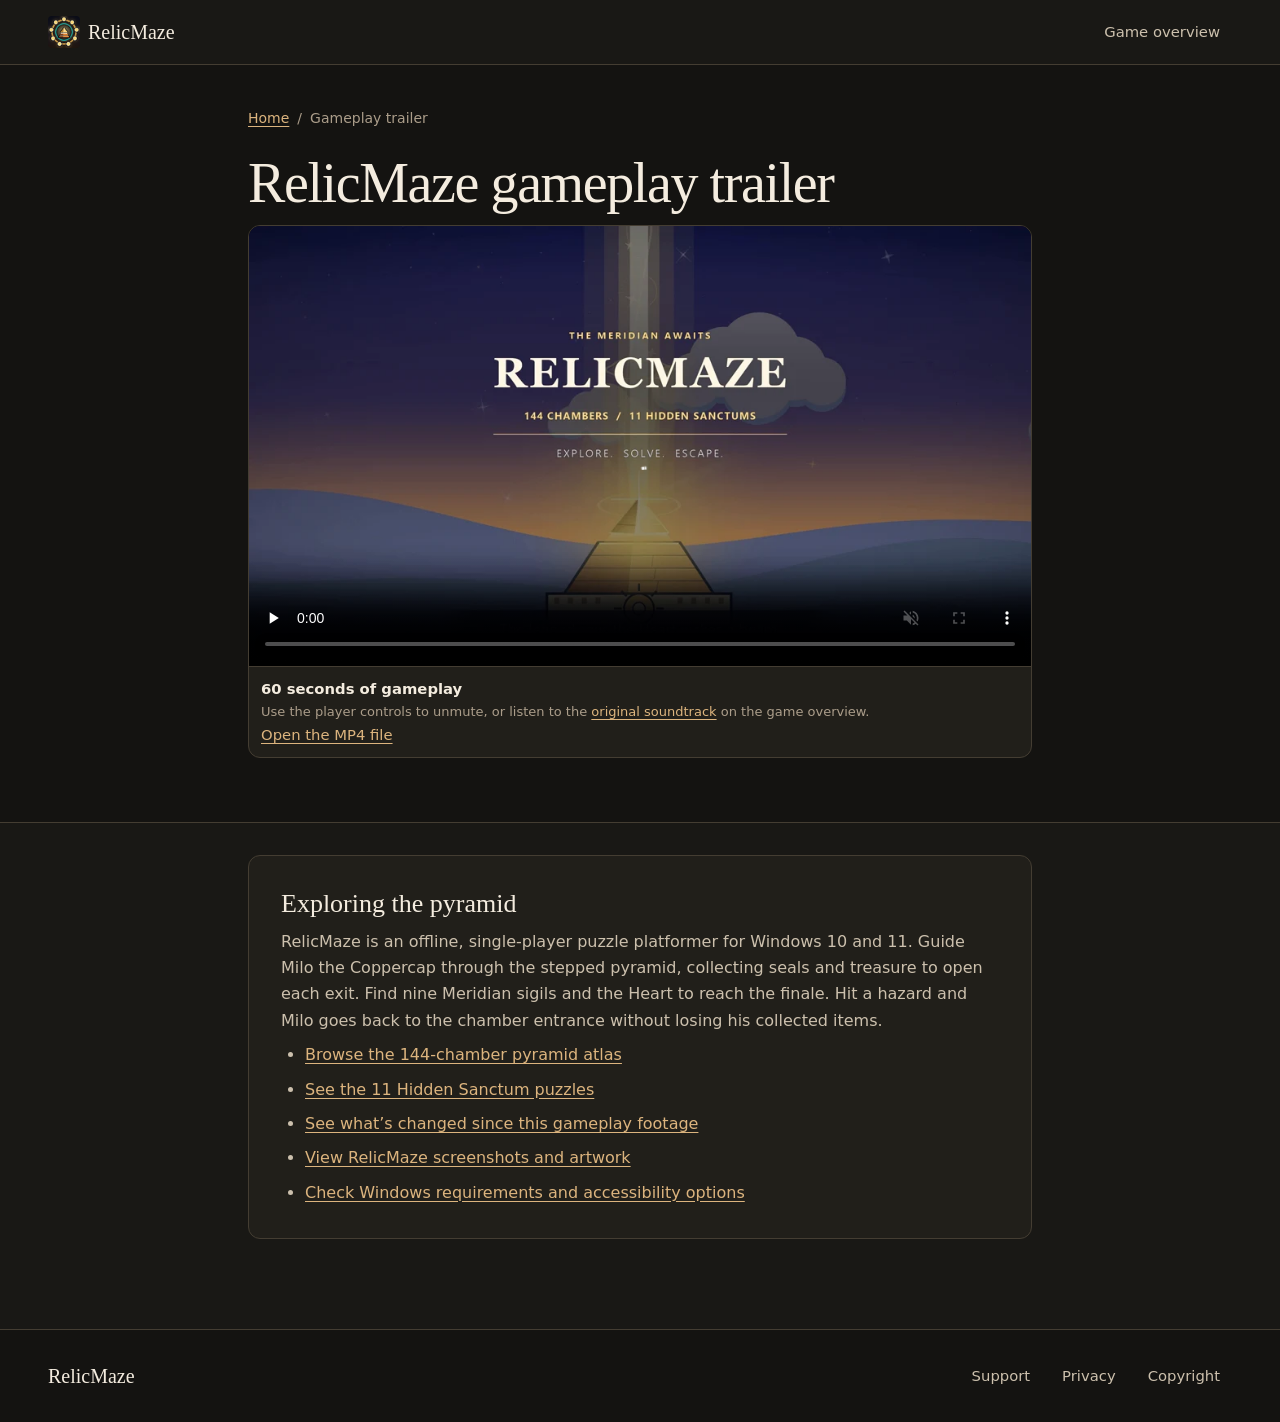
<file: trailer.html>
<!DOCTYPE html>
<html lang="en" dir="ltr">
<head>
  <meta charset="utf-8">
  <meta name="viewport" content="width=device-width, initial-scale=1">
  <title>RelicMaze Gameplay Trailer | Windows Puzzle Platformer</title>
  <meta name="description" content="Watch the 60-second RelicMaze trailer, from temple puzzles to Milo's duel with Kabeelith in this offline Windows puzzle platformer.">
  <meta name="robots" content="index, follow, max-image-preview:large, max-video-preview:-1">
  <meta name="theme-color" content="#191815">
  <meta name="color-scheme" content="dark">
  <link rel="canonical" href="https://bulentozkir.github.io/relicmaze-site/trailer.html">
  <meta property="og:locale" content="en_US">
  <meta property="og:title" content="RelicMaze Gameplay Trailer | Windows Puzzle Platformer">
  <meta property="og:description" content="Watch the 60-second RelicMaze trailer, from temple puzzles to Milo's duel with Kabeelith in this offline Windows puzzle platformer.">
  <meta property="og:type" content="video.other">
  <meta property="og:site_name" content="RelicMaze">
  <meta property="og:url" content="https://bulentozkir.github.io/relicmaze-site/trailer.html">
  <meta property="og:image" content="https://bulentozkir.github.io/relicmaze-site/assets/media/trailer-poster.webp">
  <meta property="og:image:type" content="image/webp">
  <meta property="og:image:width" content="960">
  <meta property="og:image:height" content="540">
  <meta property="og:image:alt" content="Gameplay still from the RelicMaze trailer">
  <meta property="og:video" content="https://bulentozkir.github.io/relicmaze-site/assets/media/trailer.mp4">
  <meta property="og:video:type" content="video/mp4">
  <meta property="og:video:width" content="1920">
  <meta property="og:video:height" content="1080">
  <meta name="twitter:card" content="summary_large_image">
  <meta name="twitter:title" content="RelicMaze Gameplay Trailer | Windows Puzzle Platformer">
  <meta name="twitter:description" content="Watch the 60-second RelicMaze trailer, from temple puzzles to Milo's duel with Kabeelith in this offline Windows puzzle platformer.">
  <meta name="twitter:image" content="https://bulentozkir.github.io/relicmaze-site/assets/media/trailer-poster.webp">
  <meta name="twitter:image:alt" content="Gameplay still from the RelicMaze trailer">
  <script type="application/ld+json">
  {
    "@context": "https://schema.org",
    "@graph": [
      {
        "@type": "WebPage",
        "@id": "https://bulentozkir.github.io/relicmaze-site/trailer.html#webpage",
        "url": "https://bulentozkir.github.io/relicmaze-site/trailer.html",
        "name": "RelicMaze Gameplay Trailer | Windows Puzzle Platformer",
        "description": "Watch the 60-second RelicMaze trailer, from temple puzzles to Milo's duel with Kabeelith in this offline Windows puzzle platformer.",
        "inLanguage": "en",
        "dateModified": "2026-11-26",
        "isPartOf": {
          "@id": "https://bulentozkir.github.io/relicmaze-site/#website"
        },
        "mainEntity": {
          "@id": "https://bulentozkir.github.io/relicmaze-site/trailer.html#video"
        },
        "breadcrumb": {
          "@id": "https://bulentozkir.github.io/relicmaze-site/trailer.html#breadcrumb"
        }
      },
      {
        "@type": "VideoObject",
        "@id": "https://bulentozkir.github.io/relicmaze-site/trailer.html#video",
        "name": "RelicMaze Gameplay Trailer",
        "description": "Watch the 60-second RelicMaze trailer, from temple puzzles to Milo's duel with Kabeelith in this offline Windows puzzle platformer.",
        "thumbnailUrl": "https://bulentozkir.github.io/relicmaze-site/assets/media/trailer-poster.webp",
        "contentUrl": "https://bulentozkir.github.io/relicmaze-site/assets/media/trailer.mp4",
        "uploadDate": "2026-11-25",
        "duration": "PT1M",
        "about": {
          "@id": "https://bulentozkir.github.io/relicmaze-site/#game"
        }
      },
      {
        "@type": "BreadcrumbList",
        "@id": "https://bulentozkir.github.io/relicmaze-site/trailer.html#breadcrumb",
        "itemListElement": [
          {
            "@type": "ListItem",
            "position": 1,
            "name": "Home",
            "item": "https://bulentozkir.github.io/relicmaze-site/"
          },
          {
            "@type": "ListItem",
            "position": 2,
            "name": "Gameplay trailer",
            "item": "https://bulentozkir.github.io/relicmaze-site/trailer.html"
          }
        ]
      }
    ]
  }
  </script>
  <link rel="icon" type="image/png" sizes="44x44" href="assets/logos/RelicMaze-Logo-44x44.png">
  <link rel="icon" type="image/png" sizes="128x128" href="assets/logos/RelicMaze-Logo-128x128.png">
  <link rel="apple-touch-icon" sizes="150x150" href="assets/logos/RelicMaze-Logo-150x150.png">
  <link rel="manifest" href="site.webmanifest">
  <link rel="stylesheet" href="assets/css/styles.css?v=17">
</head>
<body>
  <a href="#main-content" class="skip-link">Skip to main content</a>
  <header class="top-toolbar">
    <div class="toolbar-inner">
      <a href="./" class="brand-link" aria-label="RelicMaze home">
        <img src="assets/logos/RelicMaze-Logo-44x44.png" alt="" class="brand-crest" width="32" height="32">
        <span>RelicMaze</span>
      </a>
      <a href="./" class="section-link">Game overview</a>
    </div>
  </header>
  <main id="main-content">
    <section class="doc-hero watch-hero" aria-labelledby="trailer-title">
      <div class="container">
        <nav aria-label="Breadcrumb">
          <ol class="breadcrumb-list">
            <li><a href="./">Home</a></li>
            <li><span aria-current="page">Gameplay trailer</span></li>
          </ol>
        </nav>
        <h1 class="section-title" id="trailer-title">RelicMaze gameplay trailer</h1>
        <figure class="temple-frame trailer-stage">
          <video class="trailer-video" controls playsinline preload="none" muted
            poster="assets/media/trailer-poster.webp" width="960" height="540" aria-label="RelicMaze gameplay trailer" aria-describedby="trailer-caption">
            <source src="assets/media/trailer.mp4" type="video/mp4">
            <a href="assets/media/trailer.mp4">Watch the MP4 trailer</a>
          </video>
          <figcaption class="gallery-caption" id="trailer-caption">
            <strong>60 seconds of gameplay</strong>
            <span>Use the player controls to unmute, or listen to the <a href="./#trailer">original soundtrack</a> on the game overview.</span>
            <a href="assets/media/trailer.mp4">Open the MP4 file</a>
          </figcaption>
        </figure>
      </div>
    </section>
    <section class="doc-body" aria-labelledby="gameplay-title">
      <div class="container">
        <div class="temple-frame doc-card">
          <h2 id="gameplay-title">Exploring the pyramid</h2>
          <p>RelicMaze is an offline, single-player puzzle platformer for Windows 10 and 11. Guide Milo the Coppercap through the stepped pyramid, collecting seals and treasure to open each exit. Find nine Meridian sigils and the Heart to reach the finale. Hit a hazard and Milo goes back to the chamber entrance without losing his collected items.</p>
          <ul>
            <li><a href="./#pyramid">Browse the 144-chamber pyramid atlas</a></li>
            <li><a href="./#puzzles">See the 11 Hidden Sanctum puzzles</a></li>
            <li><a href="./#game-update">See what’s changed since this gameplay footage</a></li>
            <li><a href="./#gallery">View RelicMaze screenshots and artwork</a></li>
            <li><a href="support.html">Check Windows requirements and accessibility options</a></li>
          </ul>
        </div>
      </div>
    </section>
  </main>
  <footer class="site-footer">
    <div class="container footer-inner">
      <a href="./" class="brand-link">RelicMaze</a>
      <nav class="footer-links" aria-label="Site information">
        <a href="support.html" class="hud-btn">Support</a>
        <a href="privacy.html" class="hud-btn">Privacy</a>
        <a href="copyright.html" class="hud-btn">Copyright</a>
      </nav>
    </div>
  </footer>
</body>
</html>
</file>
<file: assets/css/styles.css>
:root {
  color-scheme: dark;
  --base: #191815;
  --deep: #141311;
  --panel: #211f1a;
  --raised: #2c2821;
  --text: #f4ecdf;
  --secondary: #ccc0ad;
  --muted: #ab9d8a;
  --accent: #dcb47e;
  --on-accent: #1d1710;
  --line: #443d32;
  --control-line: #82745f;
  --astral: #8fc4b9;
  --warning: #e0a294;
  --serif: Georgia, "Palatino Linotype", Cambria, serif;
  --sans: "Segoe UI", "Nirmala UI", "Microsoft YaHei UI", system-ui, sans-serif;
  --mono: "Cascadia Mono", Consolas, monospace;
  --gutter: clamp(16px, 4vw, 48px);
  --measure: 1248px;
  --reading-measure: 784px;
  --stage-space: clamp(16px, 3vw, 32px);
  --section-space: clamp(48px, 7vw, 96px);
  --toolbar-h: 64px;
  --radius: 8px;
  --plate-radius: 12px;
  --ease: cubic-bezier(.22, 1, .36, 1);
}

body.clear-view {
  --base: #000;
  --deep: #000;
  --panel: #080808;
  --raised: #151515;
  --text: #fff;
  --secondary: #f6f6f6;
  --muted: #dedede;
  --accent: #ffeb3b;
  --on-accent: #000;
  --line: #a9a9a9;
  --control-line: #fff;
  --astral: #affff4;
  --warning: #ffd2c8;
}

*, *::before, *::after { box-sizing: border-box; }
[hidden] { display: none !important; }

html {
  background: var(--base);
  scroll-padding-block-start: calc(var(--toolbar-h) + 16px);
}

body {
  display: flex;
  flex-direction: column;
  margin: 0;
  min-block-size: 100vh;
  background: var(--base);
  color: var(--text);
  font: 1rem/1.65 var(--sans);
  overflow-wrap: anywhere;
}

main { flex: 1; }

h1, h2, h3, h4, p, figure, blockquote { margin: 0; }

h1, h2, h3, h4 { line-height: 1.2; }
h2, h3, h4 { font-weight: 600; }
strong { font-weight: 600; }

button, select, input { font: inherit; }
button, summary, select { cursor: pointer; }
button { color: inherit; }
button:disabled { cursor: default; }

a {
  color: var(--accent);
  text-underline-offset: .2em;
}

img, svg, video { display: block; max-inline-size: 100%; }
img, video { block-size: auto; }
audio { display: block; }

:focus-visible {
  outline: 2px solid var(--accent);
  outline-offset: 3px;
}

.sr-only {
  position: absolute;
  inline-size: 1px;
  block-size: 1px;
  padding: 0;
  margin: -1px;
  overflow: hidden;
  clip-path: inset(50%);
  white-space: nowrap;
}

.skip-link {
  position: fixed;
  inset-block-start: 8px;
  inset-inline-start: 16px;
  z-index: 30;
  padding: 8px 16px;
  border-radius: var(--radius);
  background: var(--accent);
  color: var(--on-accent);
  transform: translateY(-200%);
}

.skip-link:focus { transform: none; }

.container {
  inline-size: min(var(--measure), calc(100% - 2 * var(--gutter)));
  margin-inline: auto;
}

.hud-btn, .btn-primary, .btn-secondary, .filter-btn {
  display: inline-flex;
  align-items: center;
  justify-content: center;
  gap: 8px;
  min-block-size: 44px;
  max-inline-size: 100%;
  padding: 8px 12px;
  border: 1px solid var(--control-line);
  border-radius: var(--radius);
  background: var(--panel);
  color: var(--text);
  font: 500 .925rem/1.35 var(--sans);
  text-align: start;
  text-decoration: none;
  transition: background-color 150ms var(--ease), border-color 150ms var(--ease), color 150ms var(--ease);
}

.btn-primary, .btn-secondary {
  min-block-size: 48px;
  padding-inline: 16px;
}

.btn-primary {
  border-color: var(--accent);
  background: var(--accent);
  color: var(--on-accent);
}

.hud-btn:hover, .btn-secondary:hover, .filter-btn:hover {
  background: var(--raised);
  color: var(--text);
}

.btn-primary:hover {
  background: var(--text);
  border-color: var(--text);
}

button[aria-pressed="true"]:not(.btn-primary) {
  border-color: var(--accent);
  background: var(--raised);
  color: var(--accent);
}

.btn-primary:disabled {
  background: var(--raised);
  border-color: var(--line);
  color: var(--muted);
}

select {
  max-inline-size: 100%;
  min-block-size: 44px;
  padding: 8px;
  border: 1px solid var(--control-line);
  border-radius: var(--radius);
  background: var(--panel);
  color: var(--text);
}

.icon {
  flex: 0 0 18px;
  inline-size: 18px;
  block-size: 18px;
  fill: none;
  stroke: currentColor;
  stroke-width: 1.5;
  stroke-linecap: round;
  stroke-linejoin: round;
}

.arrow {
  position: relative;
  flex: 0 0 16px;
  inline-size: 16px;
  block-size: 16px;
}

.arrow::before, .arrow::after { position: absolute; content: ""; }
.arrow::before {
  top: 4px;
  right: 3px;
  inline-size: 8px;
  block-size: 8px;
  border-right: 1.5px solid;
  border-top: 1.5px solid;
  transform: rotate(45deg);
}
.arrow::after {
  top: 7.25px;
  right: 2px;
  left: 2px;
  block-size: 1.5px;
  background: currentColor;
}
.arrow-prev, [dir="rtl"] .arrow-next { transform: scaleX(-1); }
[dir="rtl"] .arrow-prev { transform: none; }

.cta-row, .control-row, .toolbar-actions, .footer-links, .filter-bar {
  display: flex;
  flex-wrap: wrap;
  align-items: center;
  gap: 8px;
}

.top-toolbar {
  position: sticky;
  inset-block-start: 0;
  z-index: 10;
  background: var(--base);
  border-block-end: 1px solid var(--line);
}

.toolbar-inner {
  position: relative;
  display: flex;
  justify-content: space-between;
  align-items: center;
  gap: 16px;
  width: min(var(--measure), calc(100% - 2 * var(--gutter)));
  min-block-size: var(--toolbar-h);
  margin-inline: auto;
  padding-block: 8px;
}

.brand-link {
  display: inline-flex;
  align-items: center;
  gap: 8px;
  min-block-size: 44px;
  color: var(--text);
  font: 1.25rem/1.2 var(--serif);
  text-decoration: none;
}

.top-toolbar .brand-link { flex: none; }
.brand-crest { flex: none; border-radius: 4px; }
.brand-wordmark { display: grid; gap: 4px; }
.brand-sub { color: var(--muted); font: .875rem/1.5 var(--sans); }
.toolbar-actions { justify-content: flex-end; }
.toolbar-sections { display: flex; flex-wrap: wrap; align-items: center; }

.section-link, .menu-panel > a, .footer-links .hud-btn {
  display: inline-flex;
  align-items: center;
  min-block-size: 44px;
  padding: 8px 12px;
  border: 0;
  border-radius: var(--radius);
  background: transparent;
  color: var(--secondary);
  font: 500 .925rem/1.35 var(--sans);
  text-decoration: none;
}

.section-link:hover, .menu-panel > a:hover, .footer-links .hud-btn:hover {
  background: var(--raised);
  color: var(--text);
}

.menu-panel [aria-current], .footer-links [aria-current] { color: var(--accent); text-decoration: underline; }
.toolbar-store { gap: 8px; color: var(--accent); }
.toolbar-store::before, .msstore-cta::before {
  flex: 0 0 20px;
  block-size: 20px;
  background-color: currentColor;
  mask: url("data:image/svg+xml,%3Csvg xmlns='http://www.w3.org/2000/svg' viewBox='0 0 24 24'%3E%3Cpath fill='none' stroke='black' stroke-width='1.5' stroke-linejoin='round' d='M5 7h14l1 14H4L5 7zM9 7V6a3 3 0 0 1 6 0v1'/%3E%3Cpath d='M8.5 11h3v3h-3zm4 0h3v3h-3zm-4 4h3v3h-3zm4 0h3v3h-3z'/%3E%3C/svg%3E") center / contain no-repeat;
  content: "";
}
.language-picker select { inline-size: 112px; font-size: .875rem; }
.language-error {
  position: absolute;
  inset-block-start: 100%;
  inset-inline-end: 0;
  padding: 8px 12px;
  border: 1px solid var(--line);
  border-radius: var(--radius);
  background: var(--panel);
  color: var(--warning);
  font-size: .875rem;
}
.site-menu summary { list-style: none; }
.site-menu summary::-webkit-details-marker { display: none; }
.site-menu[open] summary { border-color: var(--accent); }

.menu-icon {
  flex: 0 0 16px;
  block-size: 10px;
  border-block: 1.5px solid currentColor;
}

.menu-panel {
  position: absolute;
  z-index: 1;
  inset-block-start: calc(100% + 8px);
  inset-inline-end: 0;
  display: grid;
  grid-template-columns: repeat(2, minmax(0, 1fr));
  gap: 4px;
  inline-size: min(100%, 392px);
  max-block-size: calc(100vh - var(--toolbar-h) - 24px);
  max-block-size: calc(100dvh - var(--toolbar-h) - 24px);
  overflow: auto;
  padding: 12px;
  border: 1px solid var(--control-line);
  border-radius: var(--plate-radius);
  background: var(--panel);
  box-shadow: 0 16px 24px #0004;
}

.hero { background: var(--deep); }

.hero-grid {
  display: grid;
  grid-template-columns: minmax(0, .8fr) minmax(0, 1.2fr);
  align-items: center;
  gap: clamp(24px, 5vw, 72px);
  min-block-size: 460px;
  padding-block: clamp(48px, 6vw, 88px);
}

.hero-copy { display: grid; justify-items: start; }
.hero-plate {
  overflow: hidden;
  border: 1px solid var(--line);
  border-radius: var(--plate-radius);
  background: var(--panel);
}
.hero-plate img { inline-size: 100%; }
.hero-plate figcaption {
  display: flex;
  flex-wrap: wrap;
  align-items: baseline;
  column-gap: 12px;
  row-gap: 4px;
  padding: 12px 16px;
  border-block-start: 1px solid var(--line);
  font-size: .875rem;
}
.plate-kind { margin-inline-start: auto; color: var(--muted); }
.plate-index {
  color: var(--accent);
  font: .8125rem/1.4 var(--mono);
  font-variant-numeric: tabular-nums;
  white-space: nowrap;
}

.eyebrow {
  display: flex;
  align-items: baseline;
  gap: 8px;
  color: var(--accent);
  font-size: .875rem;
  line-height: 1.5;
}

.eyebrow::before {
  flex: 0 0 16px;
  block-size: 9px;
  background-color: currentColor;
  clip-path: polygon(0 100%, 0 78%, 19% 78%, 19% 48%, 38% 48%, 38% 18%, 62% 18%, 62% 48%, 81% 48%, 81% 78%, 100% 78%, 100% 100%);
  content: "";
}

.hero-title {
  margin-block-start: 12px;
  font: 400 clamp(3.5rem, 6.6vw, 6.5rem)/1.02 var(--serif);
  letter-spacing: -.045em;
}
.hero-kicker {
  margin-block-start: 12px;
  color: var(--text);
  font: 400 clamp(1.25rem, 2.2vw, 1.75rem)/1.3 var(--serif);
}
.hero-lead {
  margin-block-start: 16px;
  max-inline-size: 44ch;
  color: var(--secondary);
}
.hero .cta-row, .recovery-grid .cta-row { margin-block-start: 24px; }

.stats-ribbon {
  border-block: 1px solid var(--line);
}
.stats-grid {
  display: grid;
  grid-template-columns: repeat(6, minmax(0, 1fr));
  padding-block: 24px;
}
.stat-card { padding-inline: 16px; border-inline-start: 1px solid var(--line); }
.stat-card:first-child { padding-inline-start: 0; border-inline-start: 0; }
.stat-num { font: 400 clamp(1.75rem, 3vw, 2.5rem)/1.2 var(--serif); font-variant-numeric: tabular-nums; }
.stat-label { margin-block-start: 4px; color: var(--muted); font-size: .875rem; }

.field-note {
  display: grid;
  grid-template-columns: 1fr 1fr;
  gap: clamp(24px, 5vw, 64px);
  align-items: start;
  padding-block: 32px;
  border-block-end: 1px solid var(--line);
}
.hero-quote {
  padding-inline-start: 16px;
  border-inline-start: 2px solid var(--accent);
  color: var(--secondary);
  font: 400 clamp(1.05rem, 1.8vw, 1.25rem)/1.55 var(--serif);
}
.legend-ticker-head, .legend-controls {
  display: flex;
  align-items: center;
  gap: 8px;
}
.legend-ticker-head { justify-content: space-between; flex-wrap: wrap; }
.icon-btn { inline-size: 44px; padding: 0; }
.legend-ticker-line { margin-block-start: 8px; font-size: .925rem; color: var(--secondary); }

.section { padding-block: var(--section-space); }
.section-alt { background: var(--deep); border-block: 1px solid var(--line); }

.section-header {
  display: grid;
  grid-template-columns: minmax(0, 1fr) minmax(0, .75fr);
  align-items: end;
  column-gap: clamp(24px, 4vw, 56px);
  row-gap: 8px;
  margin-block-end: 32px;
}
.section-header > .eyebrow, .section-header > .section-title { grid-column: 1; }
.section-header > .section-sub { grid-area: 1 / 2 / span 2; }
.section-title {
  font: 400 clamp(2rem, 4.5vw, 3.5rem)/1.08 var(--serif);
  letter-spacing: -.025em;
  text-wrap: balance;
}
.section-sub { max-inline-size: 64ch; color: var(--secondary); }
.update-section { padding-block: clamp(32px, 5vw, 64px); border-block-end: 1px solid var(--line); }
.update-grid {
  display: grid;
  grid-template-columns: minmax(0, 1.2fr) minmax(0, 1fr);
  align-items: start;
  gap: var(--stage-space);
}
.update-plate { border: 1px solid var(--line); border-radius: var(--plate-radius); overflow: hidden; background: var(--panel); }
.update-plate img { inline-size: 100%; }
.update-copy { max-inline-size: 62ch; color: var(--secondary); }
.update-copy ul { margin-block: 12px; padding-inline-start: 20px; }
.update-copy li + li { margin-block-start: 8px; }
.temple-frame {
  border: 1px solid var(--line);
  border-radius: var(--plate-radius);
  background: var(--panel);
}

.trailer-stage { max-inline-size: 100%; overflow: hidden; }
.trailer-video { inline-size: 100%; aspect-ratio: 16 / 9; background: var(--deep); }
.audio-deck {
  display: grid;
  grid-template-columns: minmax(0, .55fr) minmax(0, 1.45fr);
  align-items: center;
  gap: 16px;
  padding: var(--stage-space);
}
.audio-deck-heading, .audio-deck-controls {
  display: flex;
  align-items: center;
  flex-wrap: wrap;
  gap: 12px;
}
.audio-deck-heading h3 { font-size: 1rem; }
.track-picker { flex: 1 1 196px; }
.track-picker select { inline-size: 100%; font-size: .925rem; }
.audio-player { flex: 2 1 230px; inline-size: 100%; max-inline-size: 100%; min-inline-size: 0; }
.media-error { padding: 12px 16px; color: var(--warning); }

.walkthrough-strip { margin-block-start: 32px; }
.walkthrough-strip h3 { margin-block-end: 12px; font-size: 1.125rem; }
.walkthrough-grid, .relics-grid, .engine-proofs-grid, .cast-grid, .voices-grid,
.gallery-grid, .enemies-grid, .bestiary-banners, .logos-trio {
  display: grid;
  grid-template-columns: repeat(3, minmax(0, 1fr));
  gap: 16px;
}
.walkthrough-grid { grid-template-columns: repeat(6, minmax(0, 1fr)); }
.bestiary-banners { grid-template-columns: repeat(2, minmax(0, 1fr)); }
.engine-proofs-grid, .cast-grid { grid-template-columns: repeat(4, minmax(0, 1fr)); }

a[data-lightbox-title] {
  display: block;
  inline-size: 100%;
  padding: 0;
  border: 1px solid var(--line);
  border-radius: var(--plate-radius);
  background: var(--panel);
  overflow: hidden;
  color: var(--text);
  font: inherit;
  text-align: start;
  text-decoration: none;
  transition: border-color 150ms var(--ease), background-color 150ms var(--ease);
}

a[data-lightbox-title]:hover {
  border-color: var(--control-line);
  background: var(--raised);
}

.walkthrough-card, .gallery-item, .logo-showcase-card, .bestiary-plate-btn {
  position: relative;
  align-self: start;
}
.walkthrough-card img {
  inline-size: 100%;
  aspect-ratio: 256 / 181;
  object-fit: contain;
  background: var(--deep);
}
.walkthrough-label {
  display: flex;
  align-items: center;
  gap: 8px;
  padding: 8px;
  font-size: .875rem;
}
.walkthrough-card[data-lightbox-video] .walkthrough-label::before {
  flex: 0 0 10px;
  block-size: 11px;
  background: var(--accent);
  clip-path: polygon(0 0, 100% 50%, 0 100%);
  content: "";
}

.gallery-thumb, .sanctum-shot-btn img, .help-plate-frame img { inline-size: 100%; }
.gallery-thumb { aspect-ratio: 16 / 9; object-fit: contain; background: var(--deep); }
.logo-showcase-card img { inline-size: 100%; aspect-ratio: 16 / 10; object-fit: contain; background: var(--deep); }
.bestiary-plate-btn img { inline-size: 100%; aspect-ratio: 5 / 2; object-fit: contain; background: var(--deep); }
.gallery-caption {
  display: grid;
  justify-items: start;
  align-content: start;
  gap: 4px;
  padding: 12px;
  border-block-start: 1px solid var(--line);
  font-size: .925rem;
  line-height: 1.35;
}
.gallery-caption span { color: var(--muted); font-size: .8125rem; }
.sanctum-plate figcaption { margin-block-start: 8px; color: var(--muted); font-size: .875rem; }
.filter-bar { margin-block: 24px 16px; }

.pyramid-explorer {
  display: grid;
  grid-template-columns: minmax(0, 1fr) 208px;
  gap: 16px;
  align-items: start;
}
.pyramid-board { padding: var(--stage-space); }
.floor-picker {
  display: none;
  align-items: center;
  gap: 12px;
  margin-block-end: 16px;
  color: var(--secondary);
}
.floor-picker select { flex: 1; max-inline-size: 232px; }
.pyramid-rows { display: grid; gap: 4px; }
.pyramid-rows:empty { display: none; }
.pyramid-floor {
  display: flex;
  justify-content: center;
  gap: 3px;
}

.region-list { display: grid; gap: 4px; }
.region-btn, .sanctum-tab, .help-tab-btn {
  display: flex;
  justify-content: space-between;
  align-items: center;
  gap: 8px;
  min-block-size: 44px;
  padding: 8px;
  border: 1px solid var(--line);
  border-radius: var(--radius);
  background: var(--panel);
  color: var(--text);
  font-size: .875rem;
  line-height: 1.3;
  text-align: start;
}
.region-btn:hover, .sanctum-tab:hover, .help-tab-btn:hover { border-color: var(--control-line); background: var(--raised); }
.region-btn { border-inline-start: 3px solid var(--reg-color); }
.region-range, .sanctum-tab-room, .help-tab-page { color: var(--muted); font: .8125rem/1.3 var(--mono); }

.chamber-cell, .sanctum-node {
  position: relative;
  display: grid;
  place-items: center;
  padding: 0;
  border: 1px solid var(--line);
  border-block-end: 2px solid var(--cell-color, var(--control-line));
  border-radius: 4px;
  background: var(--deep);
  color: var(--text);
  font: .6875rem/1 var(--mono);
  font-variant-numeric: tabular-nums;
}
.chamber-cell { inline-size: 25px; block-size: 28px; }
.sanctum-node { inline-size: 32px; block-size: 28px; color: var(--accent); }
.chamber-cell:hover, .sanctum-node:hover { background: var(--raised); border-color: var(--accent); }
.chamber-cell.dimmed:not([aria-pressed="true"]) { color: var(--muted); border-block-end-color: var(--line); }
.chamber-cell.is-boss { border-style: double; border-width: 3px; }
.chamber-cell.has-sigil::after, .sigil-mark {
  inline-size: 5px;
  block-size: 5px;
  background: var(--accent);
  transform: rotate(45deg);
}
.chamber-cell.has-sigil::after {
  position: absolute;
  inset-block-start: 2px;
  inset-inline-end: 2px;
  content: "";
}
.pyramid-inspector {
  display: grid;
  grid-template-columns: auto minmax(0, 1fr);
  gap: 16px;
  align-items: start;
  margin-block-start: 24px;
  padding-block-start: 16px;
  border-block-start: 1px solid var(--line);
}
.inspector-num { color: var(--accent); font: 400 clamp(1.75rem, 3vw, 2.5rem)/1 var(--serif); }
.inspector-title { font-size: 1.125rem; }
.inspector-meta { margin-block-start: 4px; color: var(--secondary); font-size: .925rem; }
.pyramid-key {
  display: flex;
  flex-wrap: wrap;
  gap: 8px 16px;
  margin: 16px 0 0;
  padding: 0;
  list-style: none;
  color: var(--muted);
  font-size: .8125rem;
}
.pyramid-key li { display: inline-flex; align-items: center; gap: 8px; }
.pyramid-key bdi { color: var(--accent); font-family: var(--mono); }

.sanctums-rail, .help-tabs-rail {
  display: grid;
  grid-template-columns: repeat(11, minmax(0, 1fr));
  gap: 8px;
  margin-block-end: 16px;
}
.sanctums-rail:empty, .help-tabs-rail:empty, .region-list:empty { display: none; }
.sanctum-tab {
  flex-direction: column;
  justify-content: center;
  gap: 4px;
  font-variant-numeric: tabular-nums;
}
.sanctum-stage, .help-book-stage, .kabeelith-grid, .a11y-split {
  display: grid;
  grid-template-columns: repeat(2, minmax(0, 1fr));
  align-items: start;
  gap: clamp(16px, 3vw, 32px);
}
.sanctum-stage, .help-book-stage { padding: var(--stage-space); }
.sanctum-stage-title {
  margin-block: 8px 12px;
  font: 400 clamp(1.375rem, 2.6vw, 2rem)/1.2 var(--serif);
}
.sanctum-stage-obj { color: var(--secondary); }
.sanctum-meta-row { display: flex; flex-wrap: wrap; align-items: baseline; gap: 4px 12px; }
.sanctum-badge { color: var(--muted); font-size: .875rem; }
.sanctum-badge.gold { color: var(--accent); font-variant-numeric: tabular-nums; }
.sanctum-clue-box {
  display: grid;
  gap: 4px;
  margin-block: 16px;
  padding-inline-start: 12px;
  border-inline-start: 1px solid var(--accent);
  color: var(--secondary);
  font-size: .925rem;
}
.sanctum-clue-box > strong { color: var(--text); }

.warning-note {
  display: grid;
  grid-template-columns: minmax(0, 1.35fr) minmax(0, 1fr);
  gap: 16px;
  align-items: center;
  margin-block-start: 24px;
  padding-block: 16px;
  border-block: 1px solid var(--line);
}
.warning-copy, .warning-marks { display: flex; align-items: flex-start; gap: 12px; }
.warning-marks { flex: none; gap: 4px; }
.warning-marks :first-child { color: var(--warning); }
.warning-marks :last-child { color: var(--astral); }
.warning-note h3 { margin-block-end: 4px; font-size: 1rem; }
.warning-note p { color: var(--secondary); font-size: .925rem; }

.enemy-card {
  min-inline-size: 0;
  border: 1px solid var(--line);
  border-radius: var(--plate-radius);
  background: var(--panel);
}
a.enemy-portrait-wrap {
  overflow: hidden;
  border: 0;
  border-radius: var(--plate-radius) var(--plate-radius) 0 0;
  background: var(--deep);
}
.enemy-portrait-wrap img { inline-size: 100%; aspect-ratio: 16 / 10; object-fit: contain; background: var(--deep); }
.enemy-bounty { display: block; padding: 8px 16px; border-block-end: 1px solid var(--line); color: var(--muted); font-size: .8125rem; }
.enemy-body { display: grid; gap: 8px; padding: 16px; }
.enemy-body h3, .relic-card h3, .cast-card h3, .proof-card h3 { font-size: 1.125rem; }
.enemy-body p, .relic-card p, .cast-card p, .proof-card p, .voice-card p { color: var(--secondary); font-size: .9375rem; }
.enemy-chips { display: flex; flex-wrap: wrap; gap: 4px 12px; }
.enemy-chip { color: var(--muted); font-size: .8125rem; }
.enemy-chip::before { color: var(--accent); content: "· "; }

.kabeelith-grid { grid-template-columns: minmax(0, 1.12fr) minmax(0, 1fr); }
.kabeelith-sim-box, .doc-card, .controls-panel { padding: var(--stage-space); }
.kabeelith-sim-box > .filter-bar { margin-block: 0 12px; }
.kabeelith-portrait-stage {
  display: grid;
  place-items: center;
  overflow: hidden;
  aspect-ratio: 1.12;
  border-radius: var(--radius);
  background: var(--deep);
}
.kabeelith-portrait-stage img { inline-size: 100%; block-size: 100%; object-fit: contain; }
.kabeelith-felled img { opacity: .65; }
.duel-progress {
  display: block;
  inline-size: 100%;
  block-size: 8px;
  margin-block: 16px;
  accent-color: var(--accent);
}
.kabeelith-meters, .a11y-pills {
  display: grid;
  grid-template-columns: repeat(2, minmax(0, 1fr));
  gap: 8px 16px;
}
.kabeelith-stat, .a11y-box { display: grid; align-content: start; gap: 4px; }
.kabeelith-stat { padding-block: 8px; border-block-end: 1px solid var(--line); }
.kabeelith-stat span, .a11y-box span { color: var(--muted); font-size: .875rem; }
.kabeelith-meters + .control-row { margin-block-start: 16px; }
.duel-notes { display: grid; gap: 16px; }

.astral-controls { display: flex; gap: 12px; align-items: center; flex-wrap: wrap; margin-block-end: 16px; }
.phase-status-pill { display: inline-flex; align-items: center; gap: 8px; color: var(--secondary); }
.phase-status-pill::before { inline-size: 8px; block-size: 8px; background: var(--accent); content: ""; }
.astral-active .phase-status-pill::before { background: var(--astral); }
.diorama-track {
  display: grid;
  grid-template-columns: repeat(4, minmax(0, 1fr));
  gap: 1px;
  overflow: hidden;
  border: 1px solid var(--line);
  border-radius: var(--plate-radius);
  background: var(--line);
}
.diorama-tile { min-inline-size: 0; padding: 16px; background: var(--panel); }
.diorama-glyph {
  inline-size: 80px;
  block-size: 48px;
  margin-block-end: 12px;
  color: var(--accent);
  fill: none;
  stroke: currentColor;
  stroke-width: 1.5;
  stroke-linejoin: round;
  transition: color 160ms var(--ease), opacity 160ms var(--ease);
}
.diorama-state { color: var(--secondary); font-size: .875rem; }
.diorama-name { font-weight: 600; }
.tile-astral-bridge .diorama-glyph, .tile-wraith .diorama-glyph,
.astral-active .tile-phase-wall .diorama-glyph, .astral-active .tile-ladder .diorama-glyph {
  color: var(--muted);
  stroke-dasharray: 3 3;
  opacity: .75;
}
.astral-active .tile-astral-bridge .diorama-glyph, .astral-active .tile-wraith .diorama-glyph {
  color: var(--astral);
  stroke-dasharray: none;
  opacity: 1;
}

.relics-grid, .engine-proofs-grid, .voices-grid, .cast-grid { margin-block-start: 24px; }
.relic-card, .proof-card, .cast-card, .voice-card {
  display: grid;
  align-content: start;
  gap: 8px;
  padding-block: 16px;
  border-block-start: 1px solid var(--line);
}
.help-tabs-rail { grid-template-columns: repeat(6, minmax(0, 1fr)); }
.help-tab-btn { flex-direction: column; align-items: flex-start; justify-content: flex-start; }
.help-book-stage { grid-template-columns: minmax(0, 1.2fr) minmax(0, .8fr); }
.help-callouts { display: grid; gap: 16px; }
.help-callout-item { display: grid; gap: 4px; padding-inline-start: 12px; border-inline-start: 1px solid var(--line); }
.help-callout-item h4 { font-size: 1rem; }
.help-callout-item p { color: var(--secondary); font-size: .925rem; }
.proof-tag, .cast-role, .voice-label { color: var(--accent); font-size: .875rem; }

.story-voice-stage {
  padding: var(--stage-space);
  border-inline-start: 3px solid var(--accent);
}
.story-voice-top, .story-crest-wrap {
  display: flex;
  flex-wrap: wrap;
  align-items: center;
  gap: 12px;
}
.story-voice-top { justify-content: space-between; }
.story-crest-circle {
  display: grid;
  place-items: center;
  inline-size: 40px;
  block-size: 40px;
  border: 1px solid var(--control-line);
  border-radius: var(--radius);
  color: var(--accent);
}
.story-speaker-meta { display: grid; font-size: .925rem; }
.story-speaker-meta span { color: var(--muted); font-size: .875rem; }
.story-karaoke-title {
  margin-block: 24px 12px;
  font: 400 clamp(1.625rem, 3vw, 2.5rem)/1.15 var(--serif);
}
.story-karaoke-body { max-inline-size: 68ch; color: var(--secondary); font-size: 1.0625rem; }
.story-word.active-word { background: var(--accent); color: var(--on-accent); }
.legend-summary { margin-block-start: 16px; color: var(--secondary); }

.a11y-split { grid-template-columns: minmax(0, .9fr) minmax(0, 1.1fr); }
.a11y-split .section-title { margin-block: 8px 12px; }
.a11y-split .section-sub { margin-block-end: 16px; }
.a11y-pills { margin-block-start: 24px; }
.a11y-box { padding-block: 12px; border-block-start: 1px solid var(--line); }
.controls-panel h3 { margin-block-end: 12px; font-size: 1.125rem; }
.controls-table {
  border-collapse: collapse;
  inline-size: 100%;
  font-size: .875rem;
}
.controls-table th, .controls-table td {
  padding: 8px;
  border-block-end: 1px solid var(--line);
  text-align: start;
  vertical-align: top;
}
.controls-table td { color: var(--secondary); }
.controls-table tr > :first-child { padding-inline-start: 0; }
.controls-table tr > :last-child { padding-inline-end: 0; }
.controls-table tbody tr:last-child td { border-block-end: 0; }
.controls-panel > p { margin-block-start: 12px; font-size: .875rem; }

kbd, code {
  padding: 1px 4px;
  border: 1px solid var(--line);
  border-radius: 4px;
  background: var(--deep);
  color: var(--text);
  font: .875em/1.4 var(--mono);
  direction: ltr;
  unicode-bidi: isolate;
  box-decoration-break: clone;
}
kbd { white-space: nowrap; }

.msstore-banner-section { padding-block-end: var(--section-space); }
.msstore-banner, .msstore-banner-left {
  display: flex;
  flex-wrap: wrap;
  align-items: center;
  gap: 16px;
}
.msstore-banner { justify-content: space-between; padding: var(--stage-space); }
.msstore-banner-left { flex: 1 1 480px; }
.msstore-banner-left > div { flex: 1 1 240px; }
.msstore-banner-art { flex: none; inline-size: 64px; border-radius: 4px; }
.msstore-banner h2 { font: 400 clamp(1.375rem, 2.6vw, 2rem)/1.2 var(--serif); }
.msstore-banner p { margin-block-start: 4px; color: var(--secondary); font-size: .925rem; }
.msstore-cta {
  --store-pulse: #b5e3d8;
  min-block-size: 56px;
  font-weight: 700;
}

@media (prefers-reduced-motion: no-preference) {
  .msstore-cta.is-pulsing:not(:hover, :focus) {
    animation: msstore-pulse 4s ease-in-out;
  }
}

@keyframes msstore-pulse {
  50% { background-color: var(--store-pulse); border-color: var(--store-pulse); }
}

@media (forced-colors: active) {
  .toolbar-store::before, .msstore-cta::before {
    forced-color-adjust: none;
    background-color: LinkText;
  }
  .msstore-cta.is-pulsing:not(:hover, :focus) { animation: none; }
}

.lightbox {
  position: fixed;
  inset: 0;
  inline-size: min(960px, calc(100% - 32px));
  max-inline-size: none;
  max-block-size: calc(100vh - 32px);
  max-block-size: calc(100dvh - 32px);
  padding: 16px;
  border: 1px solid var(--control-line);
  border-radius: var(--plate-radius);
  background: var(--panel);
  color: var(--text);
  overflow: auto;
  overscroll-behavior: contain;
}
.lightbox::backdrop { background: #0a0908e6; }
body:has(.lightbox[open]) { overflow: hidden; }
.lightbox-bar, .lightbox-pagination {
  display: flex;
  align-items: center;
  justify-content: space-between;
  gap: 8px;
}
.lightbox-bar h2 { font-size: 1rem; }
.lightbox-media { display: grid; place-items: center; margin-block: 12px; background: var(--deep); }
.lightbox-media img, .lightbox-media video { max-block-size: min(68vh, 720px); object-fit: contain; }
.lightbox-media video { inline-size: min(100%, 576px); aspect-ratio: 256 / 182; }

.doc-hero {
  padding-block: clamp(32px, 5vw, 64px);
  border-block-end: 1px solid var(--line);
  background: var(--deep);
}
.doc-hero .container, .doc-body .container { max-inline-size: var(--reading-measure); }
.doc-hero .section-title { margin-block: 8px 12px; }
.watch-hero { padding-block-start: clamp(16px, 3vw, 32px); }
.watch-hero .breadcrumb-list { margin-block-end: 12px; }
.breadcrumb-list {
  display: flex;
  flex-wrap: wrap;
  gap: 0 8px;
  align-items: center;
  margin: 0 0 24px;
  padding: 0;
  list-style: none;
  color: var(--muted);
  font-size: .875rem;
}
.breadcrumb-list li a, .breadcrumb-list li span { display: inline-flex; align-items: center; min-block-size: 44px; }
.breadcrumb-list li + li::before { margin-inline-end: 8px; content: "/"; }
.doc-body { padding-block: 32px var(--section-space); }
.doc-jump-links {
  display: flex;
  flex-wrap: wrap;
  column-gap: 16px;
  margin-block-end: 16px;
  border-block-end: 1px solid var(--line);
}
.doc-jump-links a { display: inline-flex; align-items: center; min-block-size: 44px; font-size: .925rem; }
.doc-grid { display: grid; gap: 16px; }
.doc-grid + .doc-card { margin-block-start: 16px; }
.doc-card h2, .doc-card h3 { font: 400 clamp(1.25rem, 2.4vw, 1.625rem)/1.26 var(--serif); }
.doc-card h3:not(:first-child) { margin-block-start: 20px; }
.doc-card > :is(p, ul, ol, pre, div) { margin-block: 8px 0; }
.doc-card :is(p, li) { color: var(--secondary); }
.doc-card strong { color: var(--text); }
.doc-card ul, .doc-card ol { padding-inline-start: 24px; }
.doc-card li + li { margin-block-start: 8px; }
.license-pre {
  max-inline-size: 100%;
  padding: 16px;
  border: 1px solid var(--line);
  border-radius: var(--radius);
  background: var(--deep);
  color: var(--secondary);
  font: .875rem/1.6 var(--mono);
  white-space: pre-wrap;
  overflow-wrap: anywhere;
  direction: ltr;
  unicode-bidi: isolate;
}
.faq-list { display: grid; gap: 8px; }
.faq-item { border-block-start: 1px solid var(--line); }
.faq-item summary { min-block-size: 44px; padding-block: 12px; font-weight: 600; }
.faq-item p { margin-block-end: 8px; }
.doc-hero .recovery-grid {
  display: grid;
  grid-template-columns: minmax(0, 1fr) minmax(0, .85fr);
  align-items: center;
  gap: 32px;
  max-inline-size: 960px;
}
.recovery-survey { justify-self: center; inline-size: min(100%, 360px); }

.site-footer { border-block-start: 1px solid var(--line); background: var(--deep); }
.footer-inner {
  display: flex;
  flex-wrap: wrap;
  justify-content: space-between;
  align-items: center;
  gap: 16px;
  padding-block: 24px;
}
.footer-links { gap: 0 8px; }
.footer-note {
  display: flex;
  justify-content: space-between;
  flex-wrap: wrap;
  gap: 4px 16px;
  inline-size: 100%;
  padding-block-start: 16px;
  border-block-start: 1px solid var(--line);
  color: var(--muted);
  font-size: .875rem;
}

[dir="rtl"] :is(.hero-title, .section-title, .story-karaoke-title, .sanctum-stage-title) { letter-spacing: 0; line-height: 1.35; }

@media (max-width: 1119px), (pointer: coarse) {
  .floor-picker { display: flex; }
  .pyramid-floor:not(.is-current) { display: none; }
  .pyramid-floor { justify-content: flex-start; flex-wrap: wrap; gap: 4px; }
  .chamber-cell, .sanctum-node { inline-size: 44px; block-size: 44px; font-size: .875rem; }
  .chamber-cell.has-sigil::after { inset-block-start: 5px; inset-inline-end: 5px; }
}

@media (max-width: 960px) {
  .toolbar-sections { display: none; }
  .stats-grid { grid-template-columns: repeat(3, minmax(0, 1fr)); gap: 12px 0; }
  .stat-card:nth-child(3n + 1) { border-inline-start: 0; padding-inline-start: 0; }
  .walkthrough-grid, .relics-grid, .gallery-grid, .cast-grid, .enemies-grid, .engine-proofs-grid {
    grid-template-columns: repeat(2, minmax(0, 1fr));
  }
  .sanctums-rail, .help-tabs-rail { grid-template-columns: repeat(6, minmax(0, 1fr)); }
}

@media (max-width: 760px) {
  .hero-grid, .field-note, .section-header, .sanctum-stage, .help-book-stage, .kabeelith-grid,
  .a11y-split, .audio-deck, .warning-note, .voices-grid, .doc-hero .recovery-grid, .pyramid-explorer, .update-grid {
    grid-template-columns: minmax(0, 1fr);
  }
  .hero-grid { min-block-size: 0; padding-block: 32px; }
  .hero-title { font-size: clamp(3rem, 11vw, 4.5rem); }
  .hero-lead { max-inline-size: 52ch; }
  .section-header { margin-block-end: 24px; }
  .section-header > .section-sub { grid-area: auto; }
  .section-title { text-wrap: wrap; }
  .bestiary-banners, .logos-trio, .diorama-track, .region-list {
    grid-template-columns: repeat(2, minmax(0, 1fr));
  }
  .sanctums-rail, .help-tabs-rail { grid-template-columns: repeat(3, minmax(0, 1fr)); }
  .region-btn { align-items: start; flex-direction: column; gap: 4px; }
  .recovery-survey { inline-size: min(70%, 280px); }
  .controls-table { table-layout: fixed; }
  .language-picker select { inline-size: min(28vw, 112px); }
  .toolbar-store { flex: none; justify-content: center; inline-size: 44px; padding: 0; }
  .toolbar-store-label {
    position: absolute;
    inline-size: 1px;
    block-size: 1px;
    overflow: hidden;
    clip-path: inset(50%);
    white-space: nowrap;
  }
  .menu-panel { padding: 8px; }
}

@media (max-width: 460px) {
  .toolbar-inner { gap: 8px; }
  .toolbar-actions { flex-wrap: nowrap; min-inline-size: 0; }
  .language-picker { min-inline-size: 0; }
  .top-toolbar .brand-link { font-size: 1.125rem; }
  .top-toolbar .brand-crest { inline-size: 28px; }
  .hero .cta-row { display: grid; grid-template-columns: repeat(2, minmax(0, 1fr)); inline-size: 100%; align-items: stretch; }
  .hero .cta-row > a { padding-inline: 8px; }
  .hero-plate figcaption { padding: 8px 12px; }
  .plate-kind { margin-inline-start: 0; }
  .stat-card { padding-inline: 8px; }
  .stat-label { font-size: .8125rem; }
  .bestiary-banners, .enemies-grid, .logos-trio, .relics-grid, .cast-grid, .engine-proofs-grid {
    grid-template-columns: minmax(0, 1fr);
  }
  .lightbox { inline-size: calc(100% - 16px); padding: 12px; }
  .lightbox-pagination .hud-btn { font-size: .875rem; padding-inline: 8px; }
}

@media (max-width: 380px) {
  .hero .cta-row { grid-template-columns: minmax(0, 1fr); }
  .gallery-grid { grid-template-columns: minmax(0, 1fr); }
  .site-menu summary { inline-size: 44px; padding: 0; }
  .site-menu summary [data-i18n] {
    position: absolute;
    inline-size: 1px;
    block-size: 1px;
    overflow: hidden;
    clip-path: inset(50%);
    white-space: nowrap;
  }
}

@media (prefers-reduced-motion: reduce) {
  *, *::before, *::after { animation: none !important; transition: none !important; }
}
</file>
